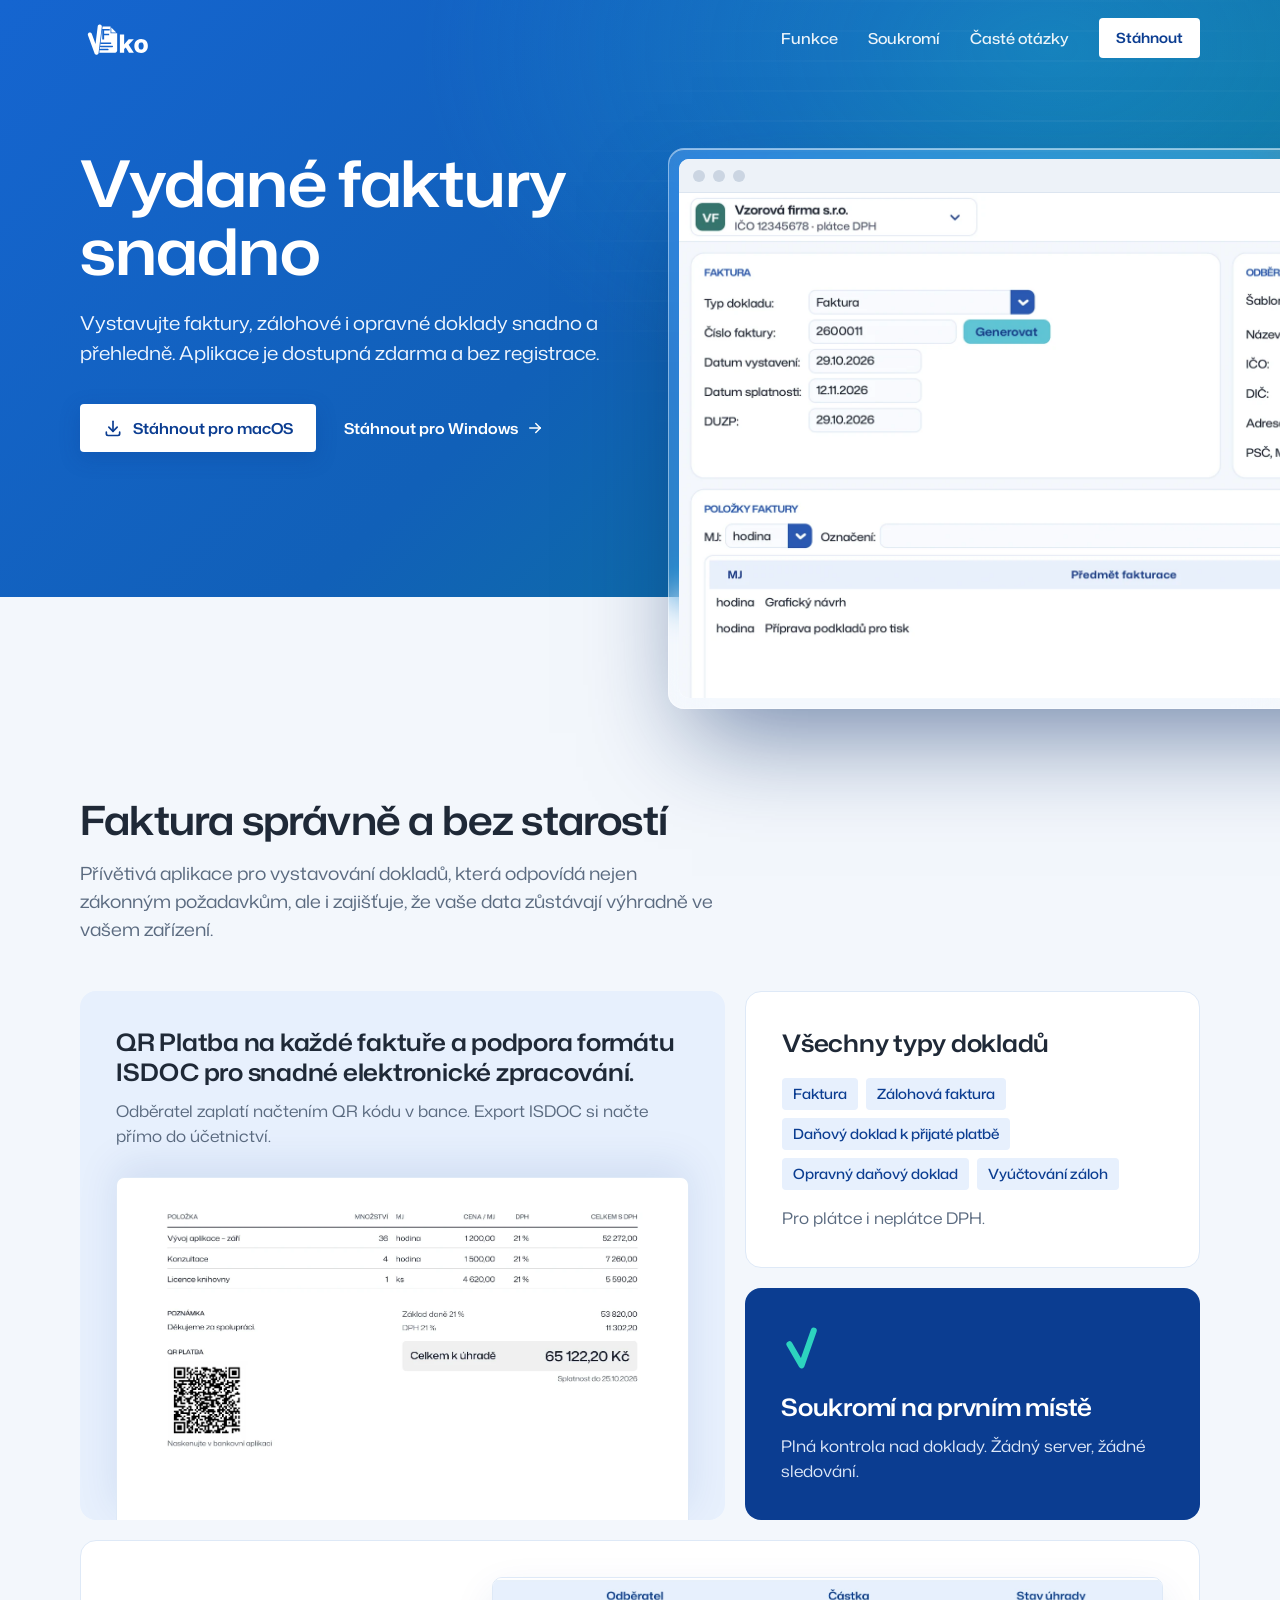
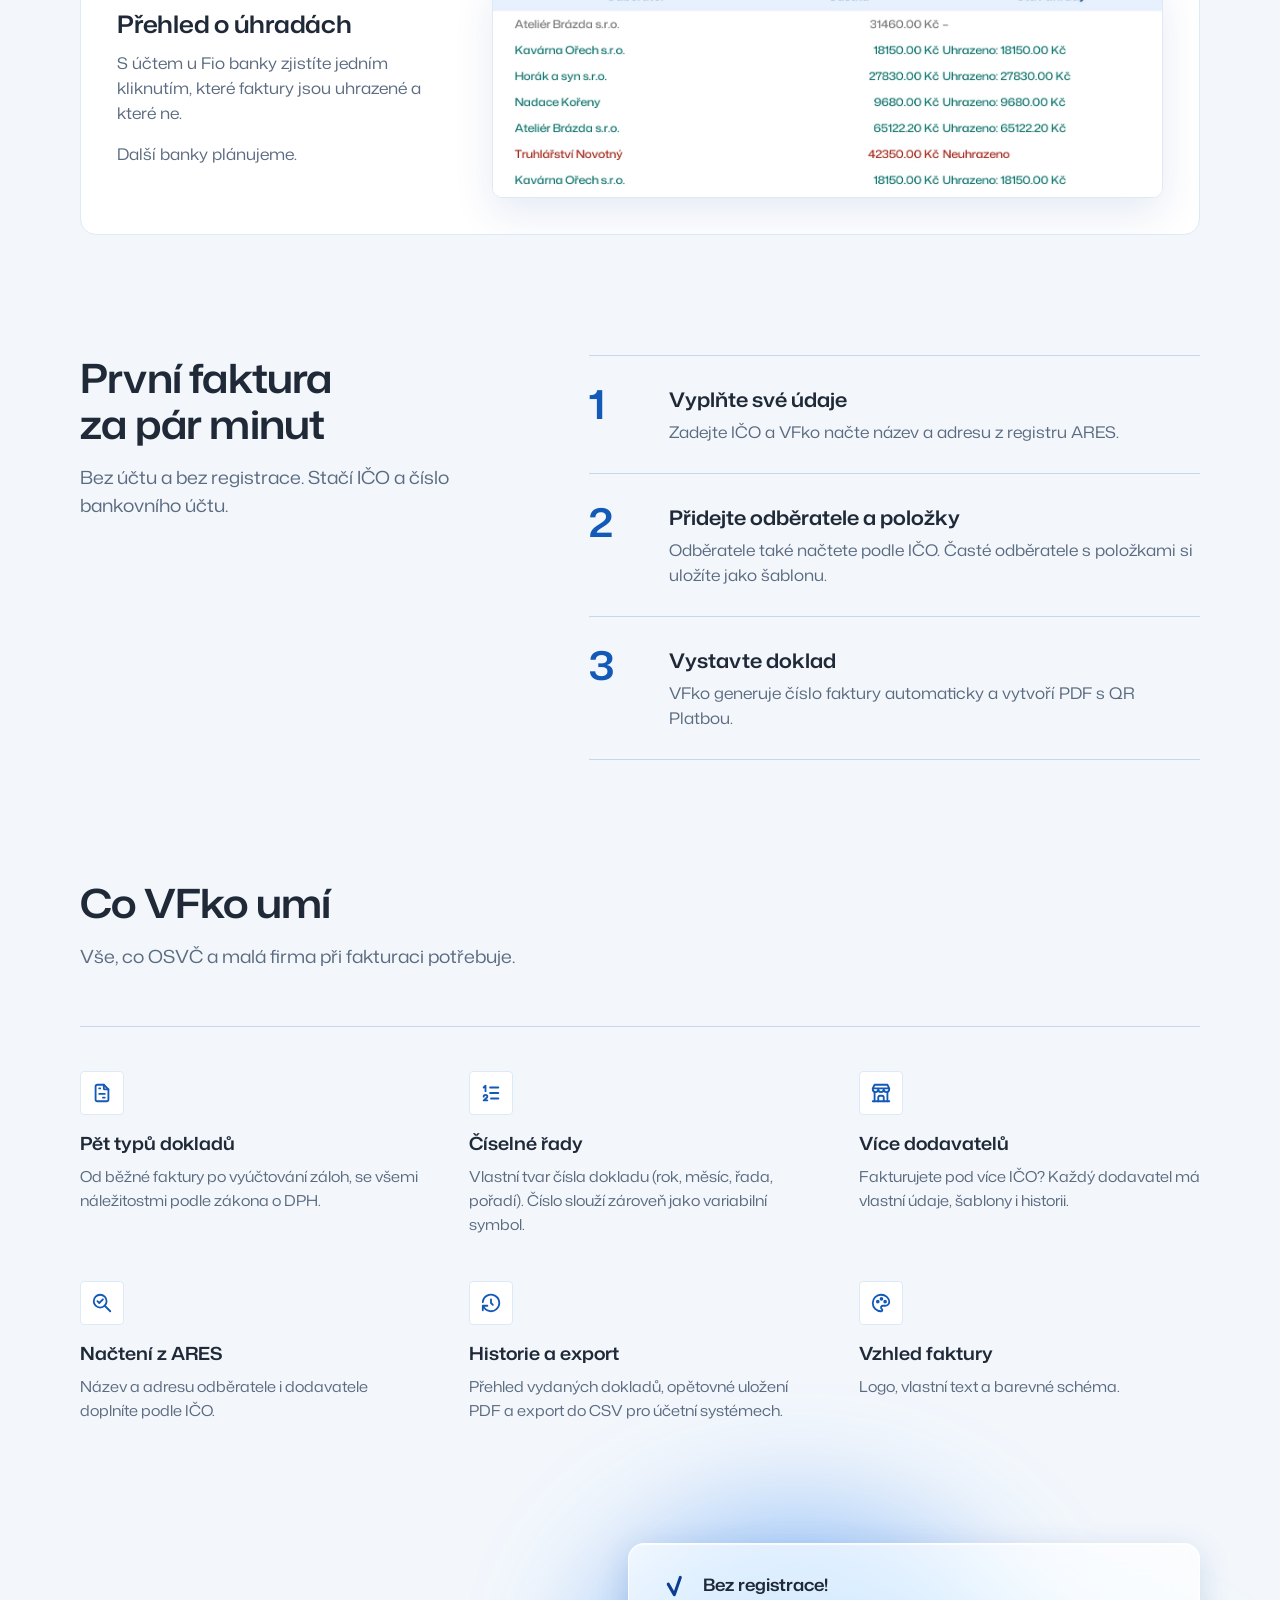
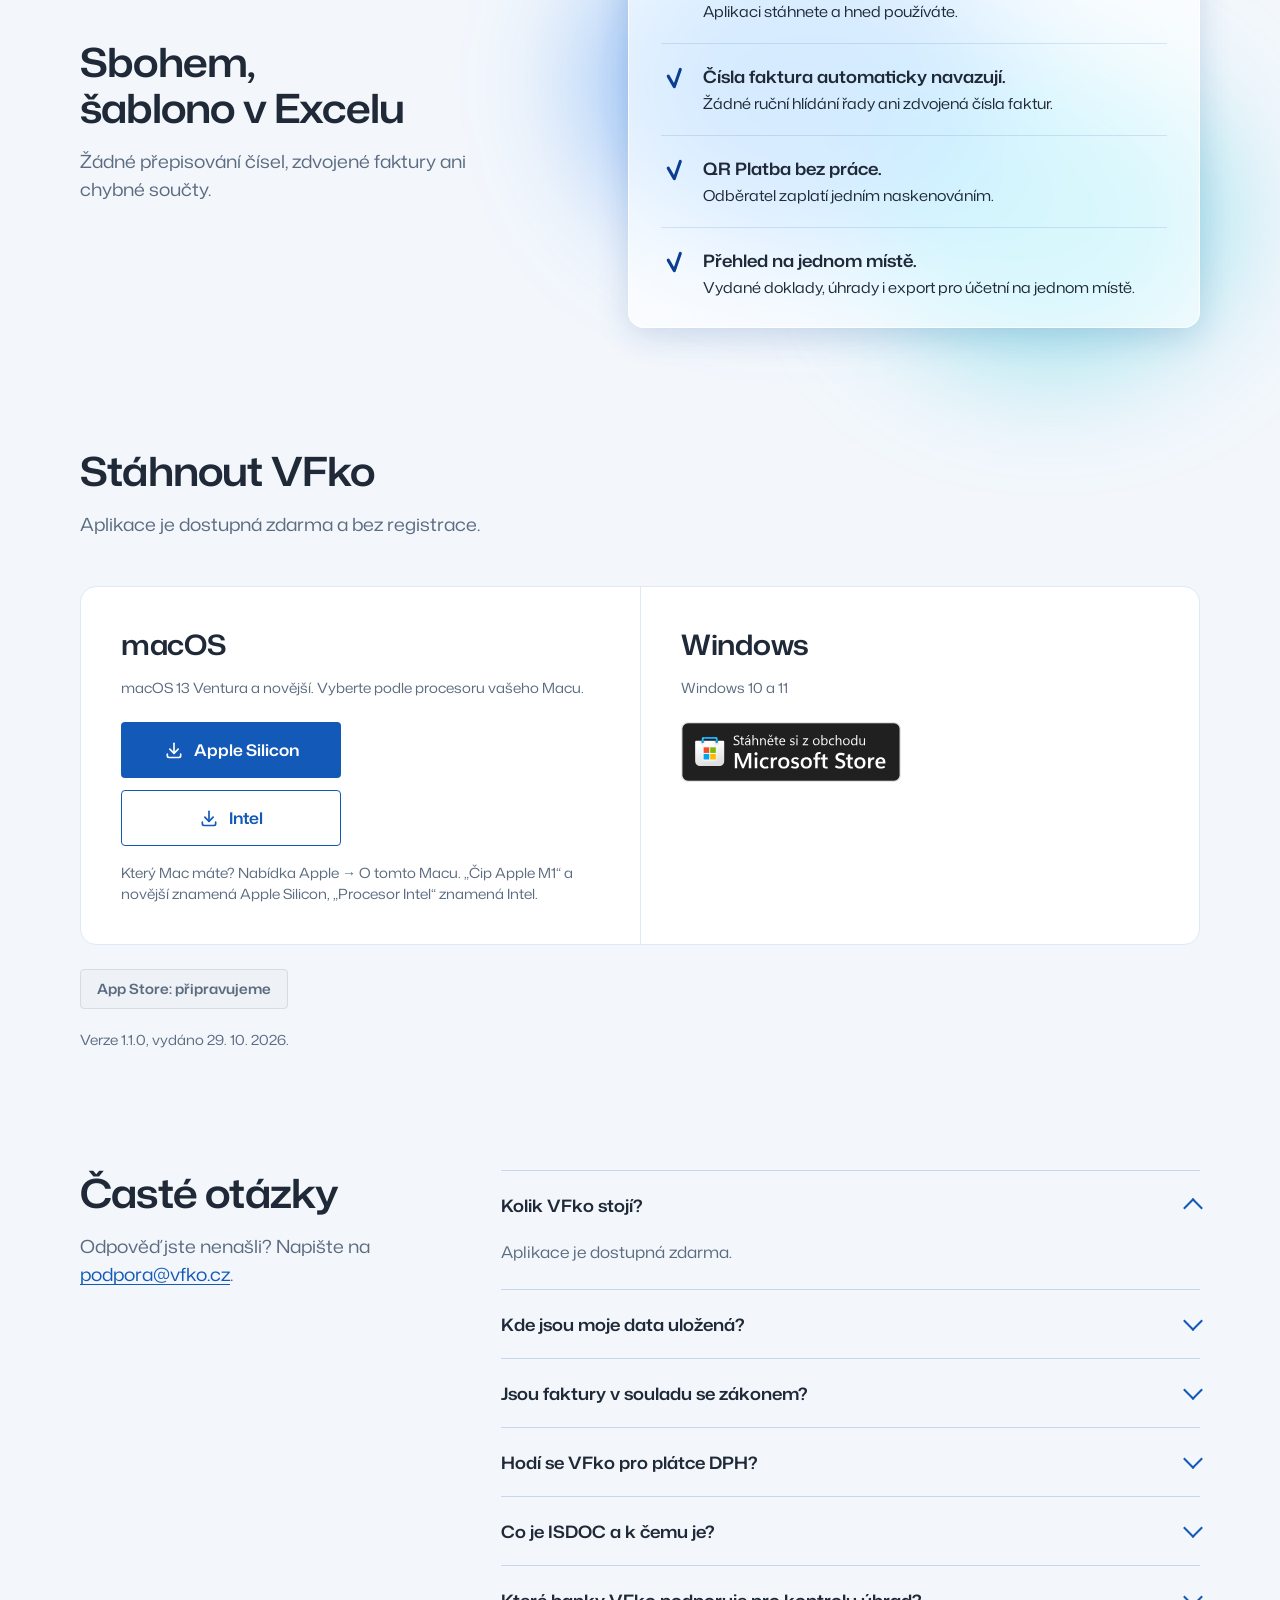
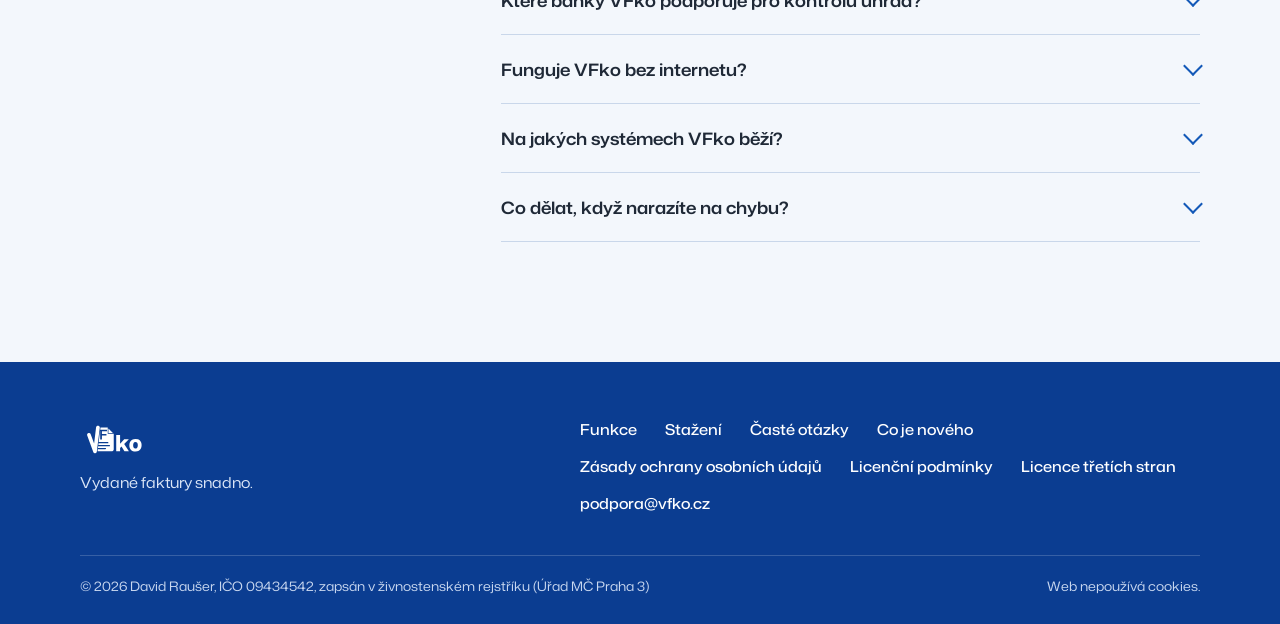
<file: index.html>
<!doctype html>
<html lang="cs">
<head>
<meta charset="utf-8">
<meta name="viewport" content="width=device-width, initial-scale=1">
<title>VFko – vydané faktury snadno</title>
<meta name="description" content="Desktopová aplikace na faktury pro OSVČ a malé firmy. QR Platba, ISDOC, zálohy a opravné doklady. Data zůstávají ve vašem počítači.">
<link rel="canonical" href="https://vfko.cz/">
<meta name="theme-color" content="#1565D0">
<link rel="icon" href="/favicon.ico" sizes="48x48">
<link rel="icon" href="/favicon.svg" type="image/svg+xml">
<link rel="apple-touch-icon" href="/apple-touch-icon.png">
<meta property="og:type" content="website">
<meta property="og:locale" content="cs_CZ">
<meta property="og:url" content="https://vfko.cz/">
<meta property="og:title" content="VFko – vydané faktury snadno">
<meta property="og:description" content="Vystavování faktur pro macOS a Windows. Zdarma a bez registrace.">
<meta property="og:image" content="https://vfko.cz/og.png">
<meta property="og:image:width" content="1200">
<meta property="og:image:height" content="630">
<meta name="twitter:card" content="summary_large_image">
<link rel="preload" href="/assets/fonts/MonaSansSemiExpanded-SemiBold.woff2" as="font" type="font/woff2" crossorigin>
<link rel="preload" href="/assets/fonts/MonaSansSemiExpanded-Regular.woff2" as="font" type="font/woff2" crossorigin>
<link rel="stylesheet" href="/assets/styles.css">
<script type="application/ld+json">
{"@context":"https://schema.org","@type":"SoftwareApplication","name":"VFko","url":"https://vfko.cz/","applicationCategory":"BusinessApplication","operatingSystem":"macOS, Windows","inLanguage":"cs","description":"Desktopová aplikace na faktury pro OSVČ a malé firmy. QR Platba, ISDOC, zálohy a opravné doklady.","offers":{"@type":"Offer","price":"0","priceCurrency":"CZK"},"author":{"@type":"Person","name":"David Raušer"}}
</script>
</head>
<body>
<div class="page">
<a class="skip" href="#obsah">Přeskočit na obsah</a>

<header class="hero">
  <div class="wrap">
    <nav class="nav" aria-label="Hlavní navigace">
      <a href="/" aria-label="VFko, úvodní stránka" style="display: flex; align-items: center;"><img src="/assets/img/logo-bily.svg" alt="VFko" width="150" height="44" style="height: 44px; width: auto; display: block;"></a>
      <div class="nav-links">
        <a class="nl" href="#funkce">Funkce</a>
        <a class="nl" href="#soukromi">Soukromí</a>
        <a class="nl" href="#faq">Časté otázky</a>
        <a class="btn btn-white btn-sm" href="#stazeni" style="box-shadow: none;">Stáhnout</a>
      </div>
    </nav>

    <div class="hero-grid">
      <div class="hero-copy">
        <h1 class="h1">Vydané faktury snadno</h1>
        <p class="hero-sub">Vystavujte faktury, zálohové i opravné doklady snadno a přehledně. Aplikace je dostupná zdarma a bez registrace.</p>
        <div class="hero-cta">
          <a class="btn btn-white" id="cta-hlavni" href="#stazeni"><svg aria-hidden="true" width="20" height="20" viewBox="0 0 24 24" fill="none" stroke="currentColor" stroke-width="2" stroke-linecap="round" stroke-linejoin="round"><path d="M4 17v2a2 2 0 0 0 2 2h12a2 2 0 0 0 2 -2v-2"/><path d="M7 11l5 5l5 -5"/><path d="M12 4l0 12"/></svg><span>Stáhnout pro macOS</span></a>
          <a class="link-arrow" id="cta-druhy" href="#stazeni" style="color: #fff;"><span>Stáhnout pro Windows</span><svg aria-hidden="true" width="18" height="18" viewBox="0 0 24 24" fill="none" stroke="currentColor" stroke-width="2" stroke-linecap="round" stroke-linejoin="round"><path d="M5 12l14 0"/><path d="M13 18l6 -6"/><path d="M13 6l6 6"/></svg></a>
        </div>
      </div>
      <div>
        <div class="shot">
          <div class="window">
            <div class="window-bar" aria-hidden="true"><span class="dot"></span><span class="dot"></span><span class="dot"></span></div>
            <img src="/assets/img/hero-aplikace.webp" width="2360" height="1030" fetchpriority="high" alt="Hlavní okno VFko: rozpracovaná faktura Vzorové firmy s.r.o. pro Ateliér Brázda s.r.o. se třemi položkami">
          </div>
        </div>
      </div>
    </div>
  </div>
</header>

<main id="obsah">
<section class="section first" aria-labelledby="vyhody-h">
  <div class="wrap">
    <h2 class="h2" id="vyhody-h">Faktura správně a bez starostí</h2>
    <p class="lead">Přívětivá aplikace pro vystavování dokladů, která odpovídá nejen zákonným požadavkům, ale i zajišťuje, že vaše data zůstávají výhradně ve vašem zařízení.</p>
    <div class="bento">
      <article class="cell cell-a">
        <h3>QR Platba na každé faktuře a podpora formátu ISDOC pro snadné elektronické zpracování.</h3>
        <p>Odběratel zaplatí načtením QR kódu v bance. Export ISDOC si načte přímo do účetnictví.</p>
        <div class="paper"><img src="/assets/img/faktura-vyrez.webp" width="1243" height="605" loading="lazy" alt="Spodní část faktury z VFko: položky, rekapitulace DPH, celkem k úhradě a QR Platba"></div>
      </article>
      <article class="cell cell-b">
        <h3>Všechny typy dokladů</h3>
        <ul class="chips" aria-label="Typy dokladů">
          <li>Faktura</li>
          <li>Zálohová faktura</li>
          <li>Daňový doklad k přijaté platbě</li>
          <li>Opravný daňový doklad</li>
          <li>Vyúčtování záloh</li>
        </ul>
        <p>Pro plátce i neplátce DPH.</p>
      </article>
      <article class="cell cell-c">
        <svg aria-hidden="true" width="56" height="56" viewBox="0 0 24 24" fill="none" stroke="#2DD4BF" stroke-width="2.6" stroke-linecap="round" stroke-linejoin="round" style="margin: -4px 0 4px -6px;"><path d="M6.2 10.4L11.4 19.4L16.6 4.6"/></svg>
        <h3>Soukromí na prvním místě</h3>
        <p>Plná kontrola nad doklady. Žádný server, žádné sledování.</p>
      </article>
      <article class="cell cell-d">
        <div style="display: flex; flex-direction: column; gap: 12px;">
          <h3>Přehled o úhradách</h3>
          <p>S účtem u Fio banky zjistíte jedním kliknutím, které faktury jsou uhrazené a které ne.</p>
          <p class="meta" style="margin-top: 4px;">Další banky plánujeme.</p>
        </div>
        <figure class="shot-sm">
          <img src="/assets/img/historie-uhrady.webp" width="1445" height="472" loading="lazy" alt="Historie faktur ve VFko se stavem úhrad: pět faktur uhrazených, jedna neuhrazená, jedna zatím nezkontrolovaná">
        </figure>
      </article>
    </div>
  </div>
</section>

<section class="section tight" aria-labelledby="kroky-h">
  <div class="wrap">
    <div class="steps-grid">
      <div>
        <h2 class="h2" id="kroky-h">První faktura za pár minut</h2>
        <p class="lead">Bez účtu a bez registrace. Stačí IČO a číslo bankovního účtu.</p>
      </div>
      <ol class="steps">
        <li><span class="num" aria-hidden="true">1</span><div><h3>Vyplňte své údaje</h3><p>Zadejte IČO a VFko načte název a adresu z registru ARES.</p></div></li>
        <li><span class="num" aria-hidden="true">2</span><div><h3>Přidejte odběratele a položky</h3><p>Odběratele také načtete podle IČO. Časté odběratele s položkami si uložíte jako šablonu.</p></div></li>
        <li><span class="num" aria-hidden="true">3</span><div><h3>Vystavte doklad</h3><p>VFko generuje číslo faktury automaticky a vytvoří PDF s QR Platbou.</p></div></li>
      </ol>
    </div>
  </div>
</section>

<section class="section tight" id="funkce" aria-labelledby="funkce-h">
  <div class="wrap">
    <h2 class="h2" id="funkce-h">Co VFko umí</h2>
    <p class="lead">Vše, co OSVČ a malá firma při fakturaci potřebuje.</p>
    <div class="feats">
      <div class="feat"><span class="ico" aria-hidden="true"><svg width="22" height="22" viewBox="0 0 24 24" fill="none" stroke="currentColor" stroke-width="2" stroke-linecap="round" stroke-linejoin="round"><path d="M14 3v4a1 1 0 0 0 1 1h4"/><path d="M17 21h-10a2 2 0 0 1 -2 -2v-14a2 2 0 0 1 2 -2h7l5 5v11a2 2 0 0 1 -2 2z"/><path d="M9 7l1 0"/><path d="M9 13l6 0"/><path d="M13 17l2 0"/></svg></span><h3>Pět typů dokladů</h3><p>Od běžné faktury po vyúčtování záloh, se všemi náležitostmi podle zákona o DPH.</p></div>
      <div class="feat"><span class="ico" aria-hidden="true"><svg width="22" height="22" viewBox="0 0 24 24" fill="none" stroke="currentColor" stroke-width="2" stroke-linecap="round" stroke-linejoin="round"><path d="M11 6h9"/><path d="M11 12h9"/><path d="M12 18h8"/><path d="M4 16a2 2 0 1 1 4 0c0 .591 -.5 1 -1 1.5l-3 2.5h4"/><path d="M6 10v-6l-2 2"/></svg></span><h3>Číselné řady</h3><p>Vlastní tvar čísla dokladu (rok, měsíc, řada, pořadí). Číslo slouží zároveň jako variabilní symbol.</p></div>
      <div class="feat"><span class="ico" aria-hidden="true"><svg width="22" height="22" viewBox="0 0 24 24" fill="none" stroke="currentColor" stroke-width="2" stroke-linecap="round" stroke-linejoin="round"><path d="M3 21l18 0"/><path d="M3 7v1a3 3 0 0 0 6 0v-1m0 1a3 3 0 0 0 6 0v-1m0 1a3 3 0 0 0 6 0v-1h-18l2 -4h14l2 4"/><path d="M5 21l0 -10.15"/><path d="M19 21l0 -10.15"/><path d="M9 21v-4a2 2 0 0 1 2 -2h2a2 2 0 0 1 2 2v4"/></svg></span><h3>Více dodavatelů</h3><p>Fakturujete pod více IČO? Každý dodavatel má vlastní údaje, šablony i historii.</p></div>
      <div class="feat"><span class="ico" aria-hidden="true"><svg width="22" height="22" viewBox="0 0 24 24" fill="none" stroke="currentColor" stroke-width="2" stroke-linecap="round" stroke-linejoin="round"><path d="M10 10m-7 0a7 7 0 1 0 14 0a7 7 0 1 0 -14 0"/><path d="M21 21l-6 -6"/><path d="M7 10l2 2l4 -4"/></svg></span><h3>Načtení z ARES</h3><p>Název a adresu odběratele i dodavatele doplníte podle IČO.</p></div>
      <div class="feat"><span class="ico" aria-hidden="true"><svg width="22" height="22" viewBox="0 0 24 24" fill="none" stroke="currentColor" stroke-width="2" stroke-linecap="round" stroke-linejoin="round"><path d="M12 8l0 4l2 2"/><path d="M3.05 11a9 9 0 1 1 .5 4m-.5 5v-5h5"/></svg></span><h3>Historie a export</h3><p>Přehled vydaných dokladů, opětovné uložení PDF a export do CSV pro účetní systémech.</p></div>
      <div class="feat"><span class="ico" aria-hidden="true"><svg width="22" height="22" viewBox="0 0 24 24" fill="none" stroke="currentColor" stroke-width="2" stroke-linecap="round" stroke-linejoin="round"><path d="M12 21a9 9 0 0 1 0 -18c4.97 0 9 3.582 9 8c0 1.06 -.474 2.078 -1.318 2.828c-.844 .75 -1.989 1.172 -3.182 1.172h-2.5a2 2 0 0 0 -1 3.75a1.3 1.3 0 0 1 -1 2.25"/><path d="M8.5 10.5m-1 0a1 1 0 1 0 2 0a1 1 0 1 0 -2 0"/><path d="M12.5 7.5m-1 0a1 1 0 1 0 2 0a1 1 0 1 0 -2 0"/><path d="M16.5 10.5m-1 0a1 1 0 1 0 2 0a1 1 0 1 0 -2 0"/></svg></span><h3>Vzhled faktury</h3><p>Logo, vlastní text a barevné schéma.</p></div>
    </div>
  </div>
</section>

<section class="section tight" id="soukromi" aria-labelledby="soukromi-h">
  <div class="wrap">
    <div class="privacy">
      <div>
        <h2 class="h2" id="soukromi-h">Sbohem, šablono v Excelu</h2>
        <p class="lead" style="margin-bottom: 28px;">Žádné přepisování čísel, zdvojené faktury ani chybné součty.</p>
      </div>
      <div class="glass-wrap">
        <div class="blob blob-1" aria-hidden="true"></div>
        <div class="blob blob-2" aria-hidden="true"></div>
        <div class="glass">
          <ul class="plist">
            <li><svg aria-hidden="true" width="28" height="28" viewBox="0 0 24 24" fill="none" stroke="#0B3D91" stroke-width="2.6" stroke-linecap="round" stroke-linejoin="round"><path d="M6.2 10.4L11.4 19.4L16.6 4.6"/></svg><div><strong>Bez registrace!</strong><span>Aplikaci stáhnete a hned používáte.</span></div></li>
            <li><svg aria-hidden="true" width="28" height="28" viewBox="0 0 24 24" fill="none" stroke="#0B3D91" stroke-width="2.6" stroke-linecap="round" stroke-linejoin="round"><path d="M6.2 10.4L11.4 19.4L16.6 4.6"/></svg><div><strong>Čísla faktura automaticky navazují.</strong><span>Žádné ruční hlídání řady ani zdvojená čísla faktur.</span></div></li>
            <li><svg aria-hidden="true" width="28" height="28" viewBox="0 0 24 24" fill="none" stroke="#0B3D91" stroke-width="2.6" stroke-linecap="round" stroke-linejoin="round"><path d="M6.2 10.4L11.4 19.4L16.6 4.6"/></svg><div><strong>QR Platba bez práce.</strong><span>Odběratel zaplatí jedním naskenováním.</span></div></li>
            <li><svg aria-hidden="true" width="28" height="28" viewBox="0 0 24 24" fill="none" stroke="#0B3D91" stroke-width="2.6" stroke-linecap="round" stroke-linejoin="round"><path d="M6.2 10.4L11.4 19.4L16.6 4.6"/></svg><div><strong>Přehled na jednom místě.</strong><span>Vydané doklady, úhrady i export pro účetní na jednom místě.</span></div></li>
          </ul>
        </div>
      </div>
    </div>
  </div>
</section>

<section class="section tight" id="stazeni" aria-labelledby="stazeni-h">
  <div class="wrap">
    <h2 class="h2" id="stazeni-h">Stáhnout VFko</h2>
    <p class="lead">Aplikace je dostupná zdarma a bez registrace.</p>
    <div class="dl">
      <div class="dl-half">
        <h3>macOS</h3>
        <p class="meta">macOS 13 Ventura a novější. Vyberte podle procesoru vašeho Macu.</p>
        <div class="dl-btns">
          <a class="btn btn-primary btn-dl" id="dl-mac-arm" href="https://github.com/coffeeundfun/VFko/releases/download/v1.1.0/VFko-1.1.0-macOS-AppleSilicon.dmg"><svg aria-hidden="true" width="20" height="20" viewBox="0 0 24 24" fill="none" stroke="currentColor" stroke-width="2" stroke-linecap="round" stroke-linejoin="round"><path d="M4 17v2a2 2 0 0 0 2 2h12a2 2 0 0 0 2 -2v-2"/><path d="M7 11l5 5l5 -5"/><path d="M12 4l0 12"/></svg><span>Apple Silicon</span></a>
          <a class="btn btn-outline btn-dl" id="dl-mac-intel" href="https://github.com/coffeeundfun/VFko/releases/download/v1.1.0/VFko-1.1.0-macOS-Intel.dmg"><svg aria-hidden="true" width="20" height="20" viewBox="0 0 24 24" fill="none" stroke="currentColor" stroke-width="2" stroke-linecap="round" stroke-linejoin="round"><path d="M4 17v2a2 2 0 0 0 2 2h12a2 2 0 0 0 2 -2v-2"/><path d="M7 11l5 5l5 -5"/><path d="M12 4l0 12"/></svg><span>Intel</span></a>
        </div>
        <p class="meta">Který Mac máte? Nabídka Apple → O tomto Macu. „Čip Apple M1“ a novější znamená Apple Silicon, „Procesor Intel“ znamená Intel.</p>
      </div>
      <div class="dl-half">
        <h3>Windows</h3>
        <p class="meta">Windows 10 a 11</p>
        <div class="dl-btns">
          <a class="store-badge" id="dl-windows" href="https://apps.microsoft.com/detail/9N41TP4W05VW?referrer=appbadge&amp;mode=full" target="_blank" rel="noopener noreferrer"><img src="/assets/img/microsoft-store-cs.svg" alt="Stáhnout z Microsoft Store" width="220"></a>
        </div>
      </div>
    </div>
    <div class="store-row">
      <button class="btn btn-store" type="button" disabled aria-disabled="true">App Store: připravujeme</button>
    </div>
    <p class="meta" style="margin-top: 20px;">Verze 1.1.0, vydáno 29. 10. 2026.</p>
  </div>
</section>

<section class="section tight" id="faq" aria-labelledby="faq-h">
  <div class="wrap">
    <div class="faq-grid">
      <div>
        <h2 class="h2" id="faq-h">Časté otázky</h2>
        <p class="lead">Odpověď jste nenašli? Napište na <a href="mailto:podpora@vfko.cz">podpora@vfko.cz</a>.</p>
      </div>
      <div class="faq">
        <details open><summary>Kolik VFko stojí?</summary><p>Aplikace je dostupná zdarma.</p></details>
        <details><summary>Kde jsou moje data uložená?</summary><p>Jen ve vašem zařízení. Aplikace data neodesílá na server a nemáme k nim přístup.</p></details>
        <details><summary>Jsou faktury v souladu se zákonem?</summary><p>Doklady jsou vystavovány s náležitostmi stanovenými zákonem o DPH a občanským zákoníkem. Za správnost, úplnost a soulad údajů uvedených na dokladu s příslušnými právními předpisy odpovídá uživatel, který doklad vystavuje. V případě nejasností doporučujeme využít odbornou konzultaci v oblasti účetnictví a daňové problematiky.</p></details>
        <details><summary>Hodí se VFko pro plátce DPH?</summary><p>Ano. Umí rekapitulaci DPH po sazbách, daňový doklad k přijaté platbě, vyúčtování záloh i opravný daňový doklad.</p></details>
        <details><summary>Co je ISDOC a k čemu je?</summary><p>Český formát elektronické faktury. Odběratel si ho načte do účetního programu a nemusí fakturu přepisovat.</p></details>
        <details><summary>Které banky VFko podporuje pro kontrolu úhrad?</summary><p>Zatím Fio banku. Další banky plánujeme. QR Platba na faktuře funguje s každou bankou.</p></details>
        <details><summary>Funguje VFko bez internetu?</summary><p>Ano. Internet je potřeba jen pro načtení z ARES a kontrolu úhrad.</p></details>
        <details><summary>Na jakých systémech VFko běží?</summary><p>macOS 13 Ventura a novější, Windows 10 a 11.</p></details>
        <details><summary>Co dělat, když narazíte na chybu?</summary><p>V aplikaci zvolte Nápověda, Nahlásit problém. Nebo napište na <a href="mailto:podpora@vfko.cz">podpora@vfko.cz</a>.</p></details>
      </div>
    </div>
  </div>
</section>
</main>

<footer class="footer">
  <div class="wrap">
    <div class="foot-top">
      <div class="foot-brand">
        <img src="/assets/img/logo-bily.svg" alt="VFko" width="100" height="30" loading="lazy">
        <p>Vydané faktury snadno.</p>
      </div>
      <ul class="foot-links">
        <li><a href="/#funkce">Funkce</a></li>
        <li><a href="/#stazeni">Stažení</a></li>
        <li><a href="/#faq">Časté otázky</a></li>
        <li><a href="/co-je-noveho/">Co je nového</a></li>
        <li><a href="/zasady/">Zásady ochrany osobních údajů</a></li>
        <li><a href="/licencni-podminky/">Licenční podmínky</a></li>
        <li><a href="/licence-tretich-stran/">Licence třetích stran</a></li>
        <li><a href="mailto:podpora@vfko.cz">podpora@vfko.cz</a></li>
      </ul>
    </div>
    <div class="foot-bottom">
      <span>© 2026 David Raušer, IČO 09434542, zapsán v živnostenském rejstříku (Úřad MČ Praha 3)</span>
      <span>Web nepoužívá cookies.</span>
    </div>
  </div>
</footer>
</div>
<script>

(function () {
  var ua = (navigator.userAgentData && navigator.userAgentData.platform) || navigator.platform || navigator.userAgent || "";
  if (!/win/i.test(ua)) return;
  var a = document.querySelector("#cta-hlavni span"), b = document.querySelector("#cta-druhy span");
  if (a && b) { a.textContent = "Stáhnout pro Windows"; b.textContent = "Stáhnout pro macOS"; }
  // Windows: hlavní tlačítko vede rovnou do Microsoft Store
  var hlavni = document.getElementById("cta-hlavni"), win = document.getElementById("dl-windows");
  if (hlavni && win) hlavni.href = win.href;
})();
</script>
</body>
</html>
</file>
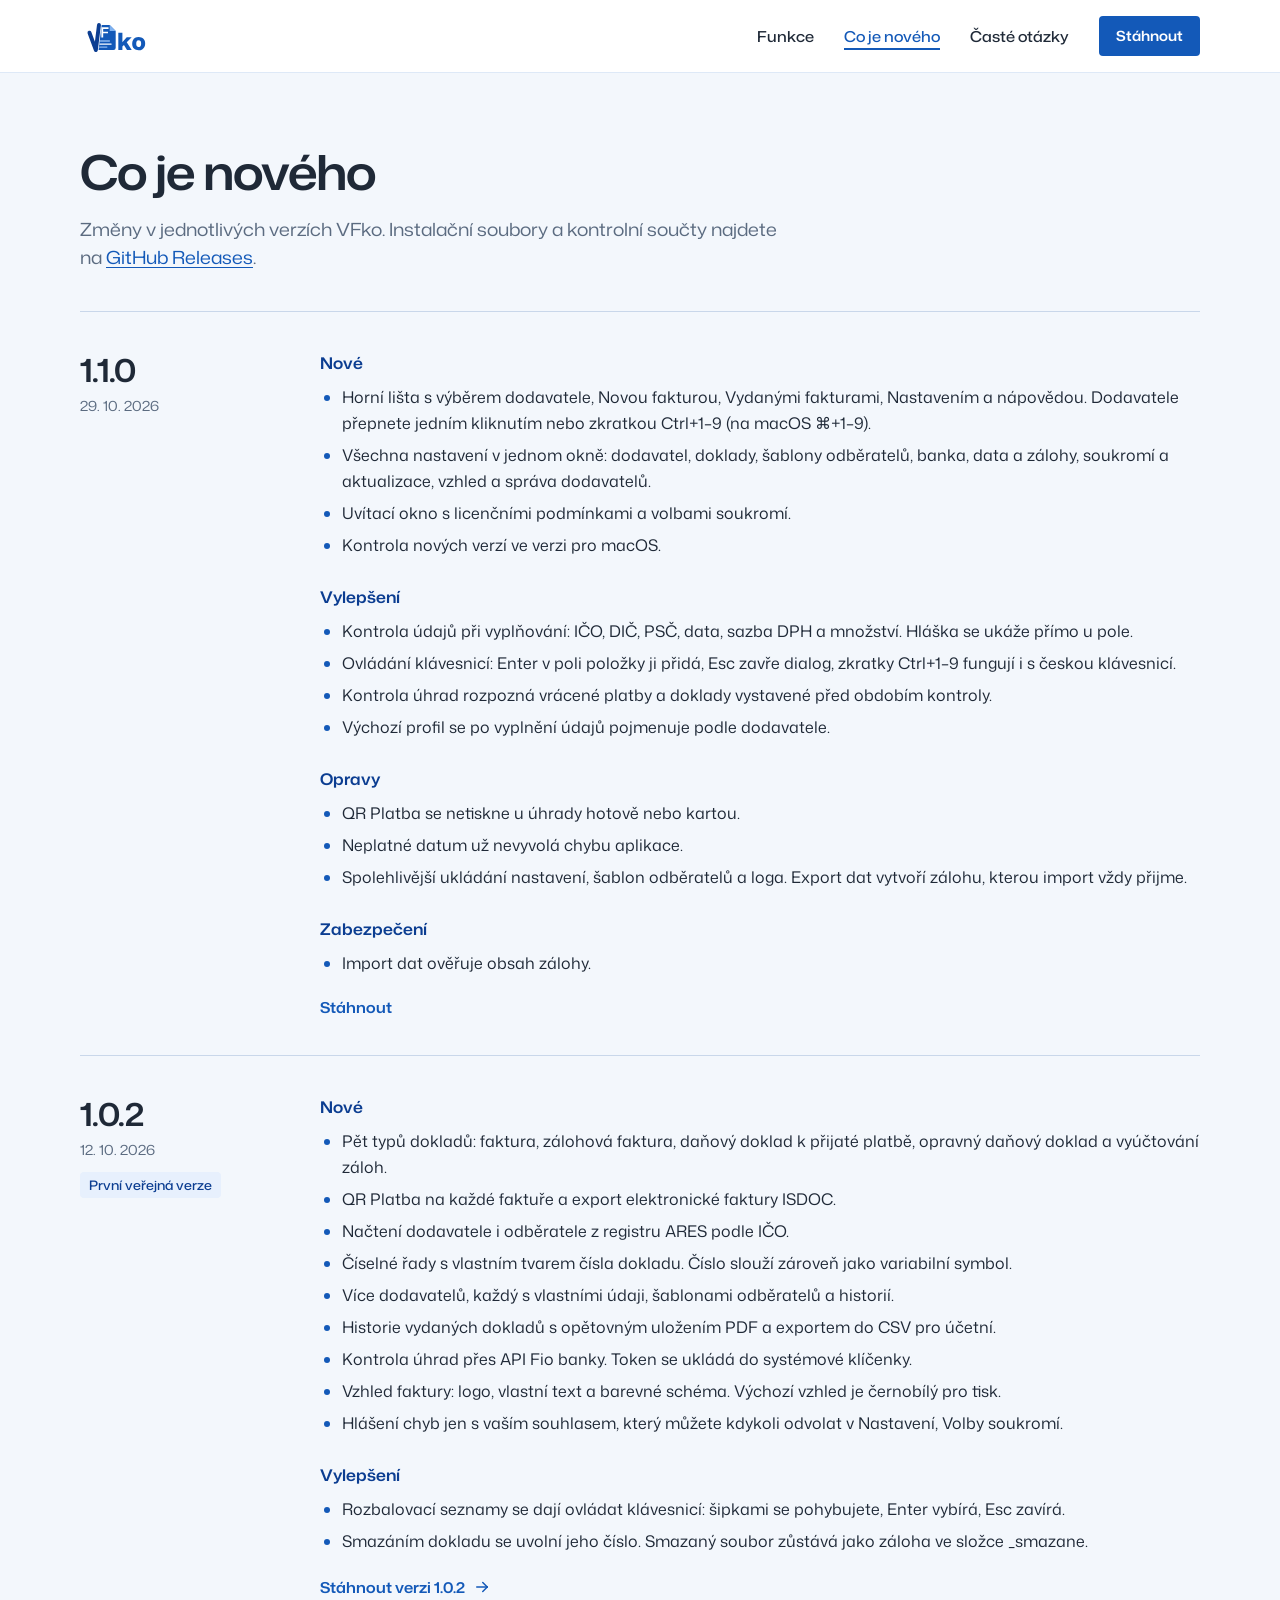
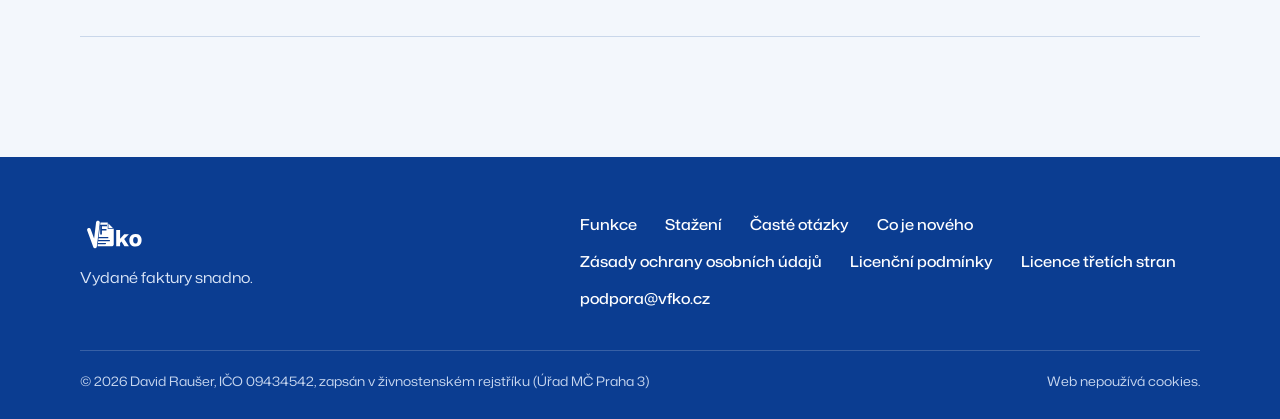
<file: co-je-noveho/index.html>
<!doctype html>
<html lang="cs">
<head>
<meta charset="utf-8">
<meta name="viewport" content="width=device-width, initial-scale=1">
<title>Co je nového – VFko</title>
<meta name="description" content="Přehled změn v jednotlivých verzích aplikace VFko pro macOS a Windows.">
<link rel="canonical" href="https://vfko.cz/co-je-noveho/">
<meta name="theme-color" content="#FFFFFF">
<link rel="icon" href="/favicon.ico" sizes="48x48">
<link rel="icon" href="/favicon.svg" type="image/svg+xml">
<link rel="apple-touch-icon" href="/apple-touch-icon.png">
<meta property="og:type" content="website">
<meta property="og:locale" content="cs_CZ">
<meta property="og:url" content="https://vfko.cz/co-je-noveho/">
<meta property="og:title" content="Co je nového – VFko">
<meta property="og:image" content="https://vfko.cz/og.png">
<link rel="stylesheet" href="/assets/styles.css">
</head>
<body>
<div class="page">
<a class="skip" href="#obsah">Přeskočit na obsah</a>

<header class="subhead">
  <div class="wrap">
    <nav class="nav" aria-label="Hlavní navigace">
      <a href="/" aria-label="VFko, úvodní stránka" style="display: flex; align-items: center;"><img src="/assets/img/logo-modry.svg" alt="VFko" width="140" height="42" style="height: 42px; width: auto; display: block;"></a>
      <div class="nav-links">
        <a class="nl" href="/#funkce">Funkce</a>
        <a class="nl" href="/co-je-noveho/" aria-current="page">Co je nového</a>
        <a class="nl" href="/#faq">Časté otázky</a>
        <a class="btn btn-primary btn-sm" href="/#stazeni">Stáhnout</a>
      </div>
    </nav>
  </div>
</header>

<main id="obsah">
  <div class="wrap">
    <div class="doc-head">
      <h1>Co je nového</h1>
      <p class="lead">Změny v jednotlivých verzích VFko. Instalační soubory a kontrolní součty najdete na <a href="https://github.com/coffeeundfun/vfko/releases">GitHub Releases</a>.</p>
    </div>

    <div style="padding-bottom: 120px;">
      <section class="release" id="v1-1-0" aria-labelledby="v1-1-0-h">
        <div>
          <h2 class="rel-ver" id="v1-1-0-h">1.1.0</h2>
          <p class="rel-date"><time datetime="2026-11-02">29. 10. 2026</time></p>
        </div>
        <div class="rel-body">
          <h3>Nové</h3>
          <ul>
            <li>Horní lišta s výběrem dodavatele, Novou fakturou, Vydanými fakturami, Nastavením a nápovědou. Dodavatele přepnete jedním kliknutím nebo zkratkou Ctrl+1–9 (na macOS ⌘+1–9).</li>
            <li>Všechna nastavení v jednom okně: dodavatel, doklady, šablony odběratelů, banka, data a zálohy, soukromí a aktualizace, vzhled a správa dodavatelů.</li>
            <li>Uvítací okno s licenčními podmínkami a volbami soukromí.</li>
            <li>Kontrola nových verzí ve verzi pro macOS.</li>
          </ul>
          <h3>Vylepšení</h3>
          <ul>
            <li>Kontrola údajů při vyplňování: IČO, DIČ, PSČ, data, sazba DPH a množství. Hláška se ukáže přímo u pole.</li>
            <li>Ovládání klávesnicí: Enter v poli položky ji přidá, Esc zavře dialog, zkratky Ctrl+1–9 fungují i s českou klávesnicí.</li>
            <li>Kontrola úhrad rozpozná vrácené platby a doklady vystavené před obdobím kontroly.</li>
            <li>Výchozí profil se po vyplnění údajů pojmenuje podle dodavatele.</li>
          </ul>
          <h3>Opravy</h3>
          <ul>
            <li>QR Platba se netiskne u úhrady hotově nebo kartou.</li>
            <li>Neplatné datum už nevyvolá chybu aplikace.</li>
            <li>Spolehlivější ukládání nastavení, šablon odběratelů a loga. Export dat vytvoří zálohu, kterou import vždy přijme.</li>
          </ul>
          <h3>Zabezpečení</h3>
          <ul>
            <li>Import dat ověřuje obsah zálohy.</li>
          </ul>
          <div class="rel-links">
            <a class="link-arrow" href="/#stazeni">Stáhnout</a>
          </div>
        </div>
      </section>

      <section class="release" id="v1-0-2" aria-labelledby="v1-0-2-h">
        <div>
          <h2 class="rel-ver" id="v1-0-2-h">1.0.2</h2>
          <p class="rel-date"><time datetime="2026-10-12">12. 10. 2026</time></p>
          <span class="rel-tag">První veřejná verze</span>
        </div>
        <div class="rel-body">
          <h3>Nové</h3>
          <ul>
            <li>Pět typů dokladů: faktura, zálohová faktura, daňový doklad k přijaté platbě, opravný daňový doklad a vyúčtování záloh.</li>
            <li>QR Platba na každé faktuře a export elektronické faktury ISDOC.</li>
            <li>Načtení dodavatele i odběratele z registru ARES podle IČO.</li>
            <li>Číselné řady s vlastním tvarem čísla dokladu. Číslo slouží zároveň jako variabilní symbol.</li>
            <li>Více dodavatelů, každý s vlastními údaji, šablonami odběratelů a historií.</li>
            <li>Historie vydaných dokladů s opětovným uložením PDF a exportem do CSV pro účetní.</li>
            <li>Kontrola úhrad přes API Fio banky. Token se ukládá do systémové klíčenky.</li>
            <li>Vzhled faktury: logo, vlastní text a barevné schéma. Výchozí vzhled je černobílý pro tisk.</li>
            <li>Hlášení chyb jen s vaším souhlasem, který můžete kdykoli odvolat v Nastavení, Volby soukromí.</li>
          </ul>
          <h3>Vylepšení</h3>
          <ul>
            <li>Rozbalovací seznamy se dají ovládat klávesnicí: šipkami se pohybujete, Enter vybírá, Esc zavírá.</li>
            <li>Smazáním dokladu se uvolní jeho číslo. Smazaný soubor zůstává jako záloha ve složce _smazane.</li>
          </ul>
          <div class="rel-links">
            <a class="link-arrow" href="https://github.com/coffeeundfun/vfko/releases/tag/v1.0.2">Stáhnout verzi 1.0.2<svg aria-hidden="true" width="18" height="18" viewBox="0 0 24 24" fill="none" stroke="currentColor" stroke-width="2" stroke-linecap="round" stroke-linejoin="round"><path d="M5 12l14 0"/><path d="M13 18l6 -6"/><path d="M13 6l6 6"/></svg></a>
          </div>
        </div>
      </section>
    </div>
  </div>
</main>

<footer class="footer">
  <div class="wrap">
    <div class="foot-top">
      <div class="foot-brand">
        <img src="/assets/img/logo-bily.svg" alt="VFko" width="100" height="30" loading="lazy">
        <p>Vydané faktury snadno.</p>
      </div>
      <ul class="foot-links">
        <li><a href="/#funkce">Funkce</a></li>
        <li><a href="/#stazeni">Stažení</a></li>
        <li><a href="/#faq">Časté otázky</a></li>
        <li><a href="/co-je-noveho/">Co je nového</a></li>
        <li><a href="/zasady/">Zásady ochrany osobních údajů</a></li>
        <li><a href="/licencni-podminky/">Licenční podmínky</a></li>
        <li><a href="/licence-tretich-stran/">Licence třetích stran</a></li>
        <li><a href="mailto:podpora@vfko.cz">podpora@vfko.cz</a></li>
      </ul>
    </div>
    <div class="foot-bottom">
      <span>© 2026 David Raušer, IČO 09434542, zapsán v živnostenském rejstříku (Úřad MČ Praha 3)</span>
      <span>Web nepoužívá cookies.</span>
    </div>
  </div>
</footer>
</div>
</body>
</html>
</file>
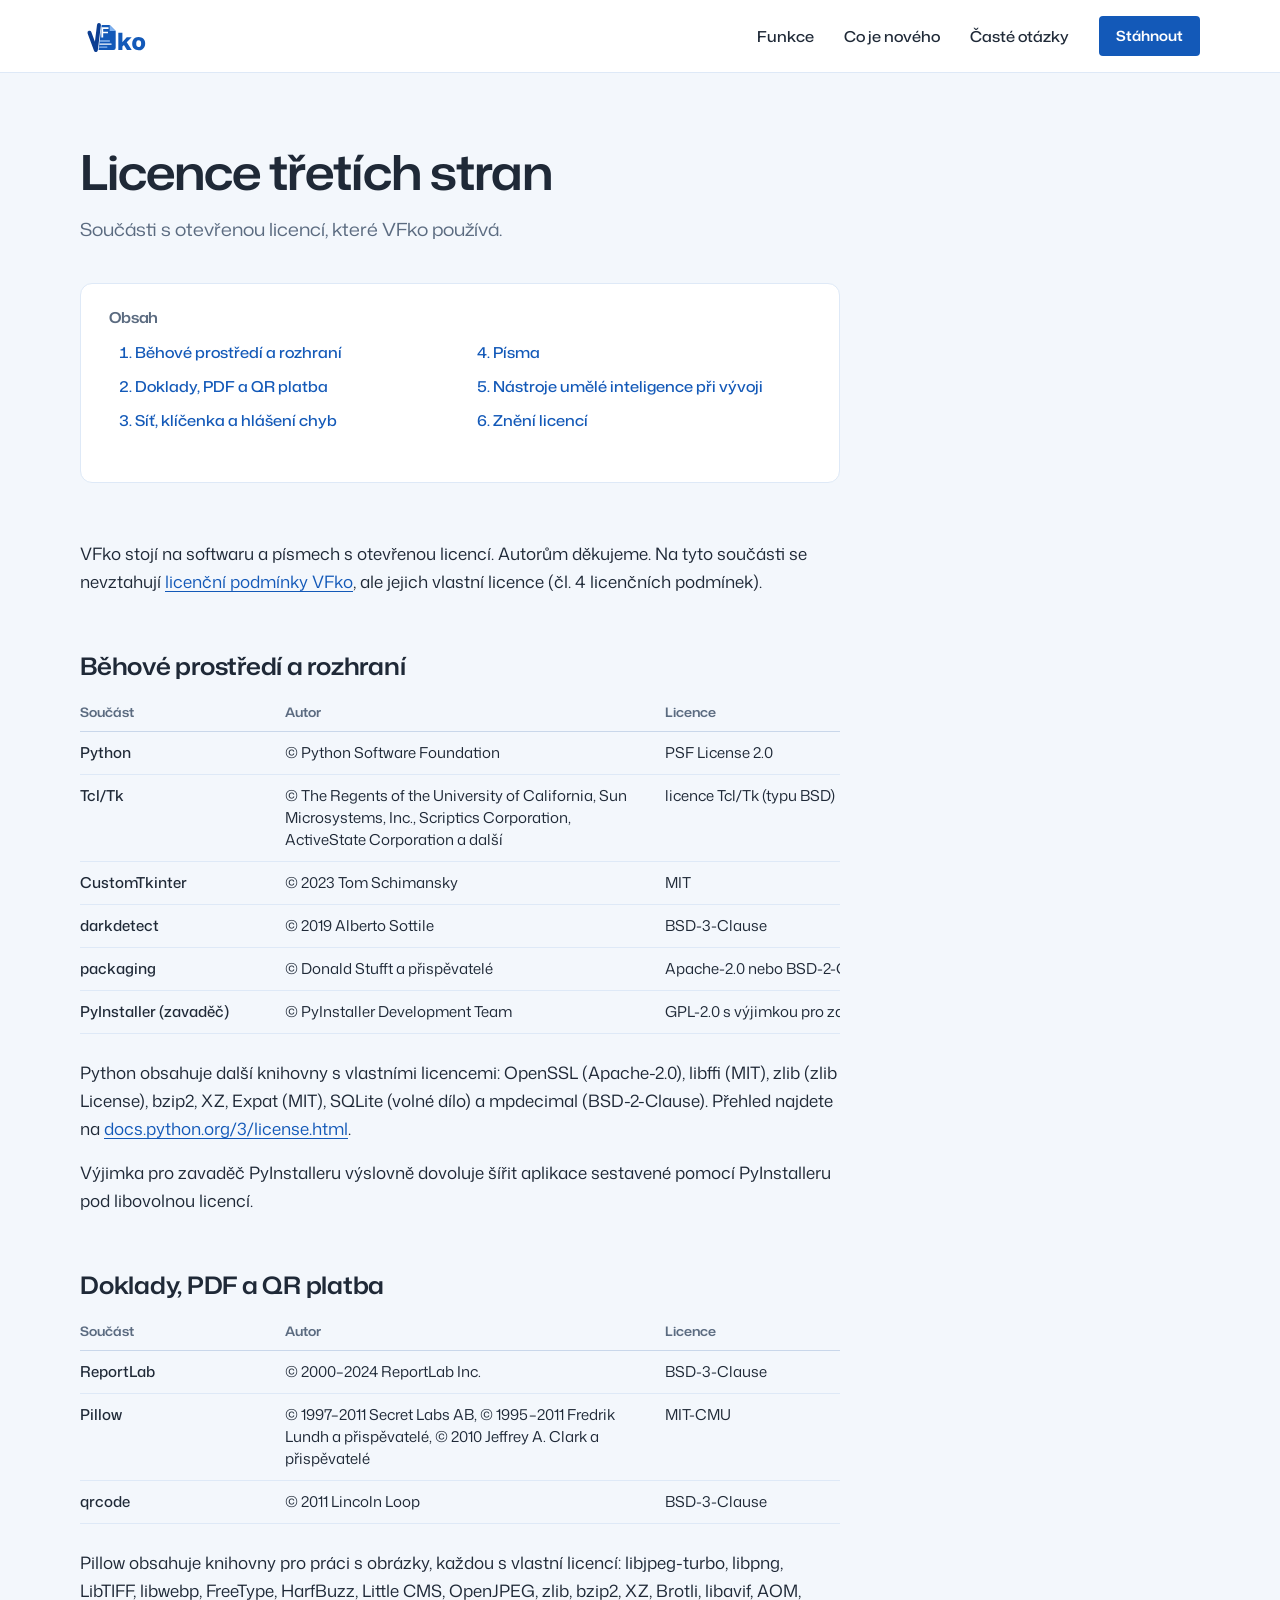
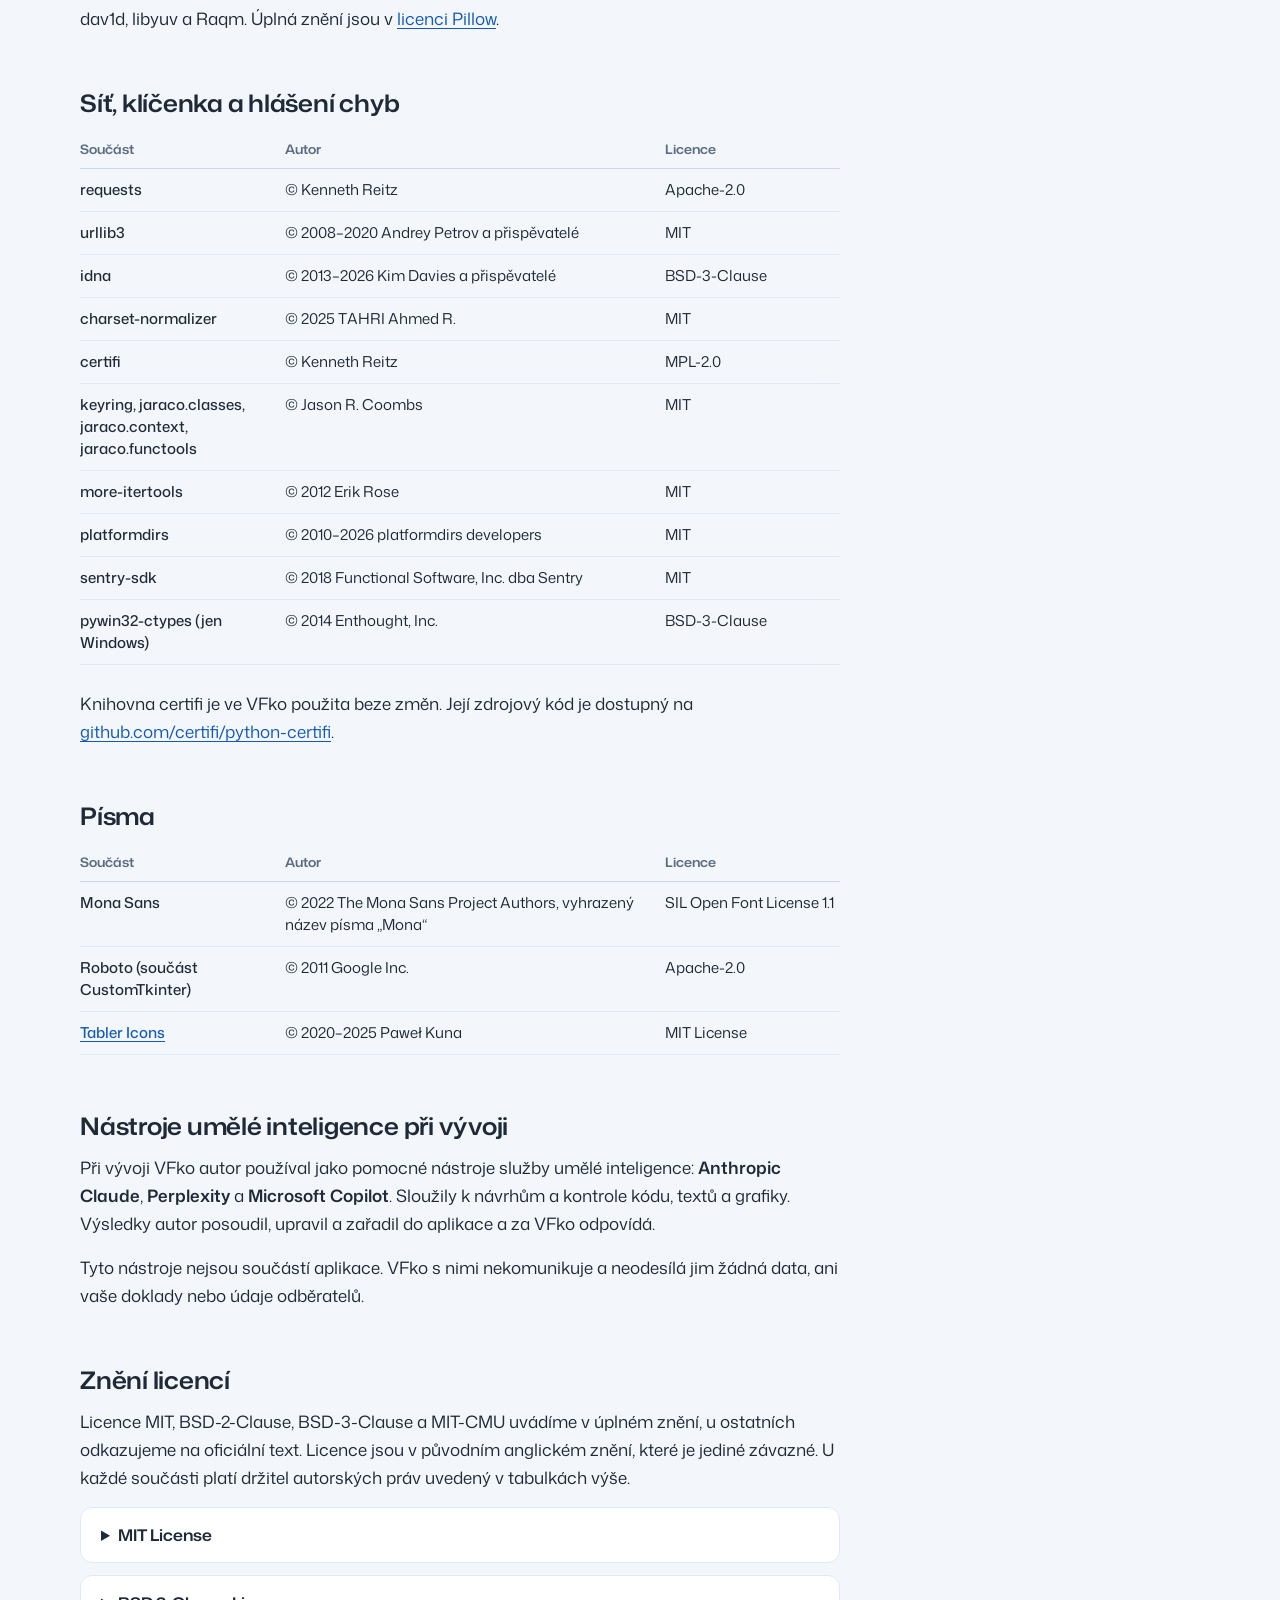
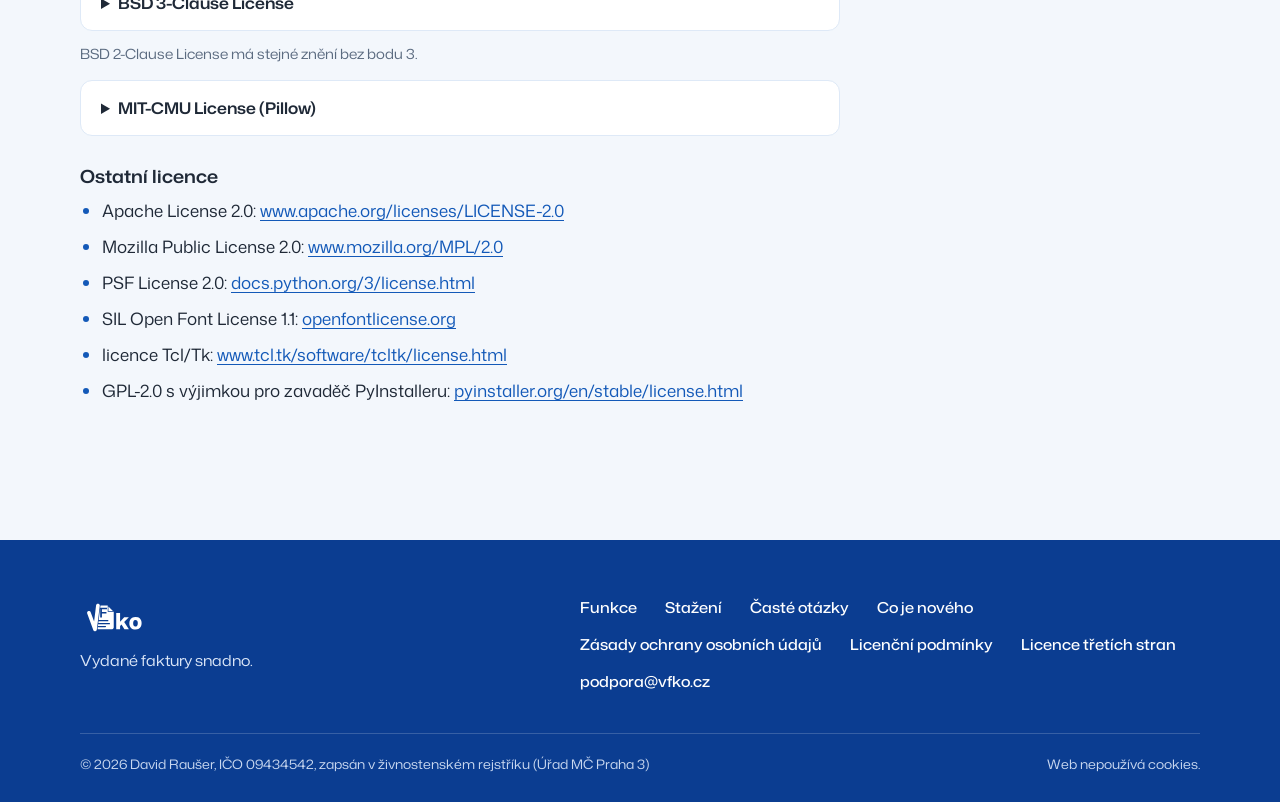
<file: licence-tretich-stran/index.html>
<!doctype html>
<html lang="cs">
<head>
<meta charset="utf-8">
<meta name="viewport" content="width=device-width, initial-scale=1">
<title>Licence třetích stran – VFko</title>
<meta name="description" content="Software a písma s otevřenou licencí, na kterých stojí aplikace VFko, a znění jejich licencí.">
<link rel="canonical" href="https://vfko.cz/licence-tretich-stran/">
<meta name="theme-color" content="#FFFFFF">
<link rel="icon" href="/favicon.ico" sizes="48x48">
<link rel="icon" href="/favicon.svg" type="image/svg+xml">
<link rel="apple-touch-icon" href="/apple-touch-icon.png">
<meta property="og:type" content="article">
<meta property="og:locale" content="cs_CZ">
<meta property="og:url" content="https://vfko.cz/licence-tretich-stran/">
<meta property="og:title" content="Licence třetích stran – VFko">
<meta property="og:image" content="https://vfko.cz/og.png">
<link rel="stylesheet" href="/assets/styles.css">
</head>
<body>
<div class="page">
<a class="skip" href="#obsah">Přeskočit na obsah</a>

<header class="subhead">
  <div class="wrap">
    <nav class="nav" aria-label="Hlavní navigace">
      <a href="/" aria-label="VFko, úvodní stránka" style="display: flex; align-items: center;"><img src="/assets/img/logo-modry.svg" alt="VFko" width="140" height="42" style="height: 42px; width: auto; display: block;"></a>
      <div class="nav-links">
        <a class="nl" href="/#funkce">Funkce</a>
        <a class="nl" href="/co-je-noveho/">Co je nového</a>
        <a class="nl" href="/#faq">Časté otázky</a>
        <a class="btn btn-primary btn-sm" href="/#stazeni">Stáhnout</a>
      </div>
    </nav>
  </div>
</header>

<main id="obsah">
  <div class="wrap">
    <div class="doc-head">
      <h1>Licence třetích stran</h1>
      <p class="lead">Součásti s otevřenou licencí, které VFko používá.</p>
    </div>

    <article class="doc prose">
      <nav class="toc" aria-labelledby="toc-h">
        <h2 id="toc-h">Obsah</h2>
        <ol>
          <li><a href="#prostredi">Běhové prostředí a rozhraní</a></li>
          <li><a href="#doklady">Doklady, PDF a QR platba</a></li>
          <li><a href="#sit">Síť, klíčenka a hlášení chyb</a></li>
          <li><a href="#pisma">Písma</a></li>
          <li><a href="#ai">Nástroje umělé inteligence při vývoji</a></li>
          <li><a href="#zneni">Znění licencí</a></li>
        </ol>
      </nav>

      <p>VFko stojí na softwaru a písmech s otevřenou licencí. Autorům děkujeme. Na tyto součásti se nevztahují <a href="/licencni-podminky/">licenční podmínky VFko</a>, ale jejich vlastní licence (čl. 4 licenčních podmínek).</p>
      <h2 id="prostredi">Běhové prostředí a rozhraní</h2>
      <div class="tbl-wrap">
        <table class="tbl">
          <thead><tr><th scope="col">Součást</th><th scope="col">Autor</th><th scope="col">Licence</th></tr></thead>
          <tbody>
            <tr><td>Python</td><td>© Python Software Foundation</td><td>PSF License 2.0</td></tr>
            <tr><td>Tcl/Tk</td><td>© The Regents of the University of California, Sun Microsystems, Inc., Scriptics Corporation, ActiveState Corporation a další</td><td>licence Tcl/Tk (typu BSD)</td></tr>
            <tr><td>CustomTkinter</td><td>© 2023 Tom Schimansky</td><td>MIT</td></tr>
            <tr><td>darkdetect</td><td>© 2019 Alberto Sottile</td><td>BSD-3-Clause</td></tr>
            <tr><td>packaging</td><td>© Donald Stufft a přispěvatelé</td><td>Apache-2.0 nebo BSD-2-Clause</td></tr>
            <tr><td>PyInstaller (zavaděč)</td><td>© PyInstaller Development Team</td><td>GPL-2.0 s výjimkou pro zavaděč</td></tr>
          </tbody>
        </table>
      </div>
      <p>Python obsahuje další knihovny s vlastními licencemi: OpenSSL (Apache-2.0), libffi (MIT), zlib (zlib License), bzip2, XZ, Expat (MIT), SQLite (volné dílo) a mpdecimal (BSD-2-Clause). Přehled najdete na <a href="https://docs.python.org/3/license.html" rel="noopener">docs.python.org/3/license.html</a>.</p>
      <p>Výjimka pro zavaděč PyInstalleru výslovně dovoluje šířit aplikace sestavené pomocí PyInstalleru pod libovolnou licencí.</p>
      <h2 id="doklady">Doklady, PDF a QR platba</h2>
      <div class="tbl-wrap">
        <table class="tbl">
          <thead><tr><th scope="col">Součást</th><th scope="col">Autor</th><th scope="col">Licence</th></tr></thead>
          <tbody>
            <tr><td>ReportLab</td><td>© 2000–2024 ReportLab Inc.</td><td>BSD-3-Clause</td></tr>
            <tr><td>Pillow</td><td>© 1997–2011 Secret Labs AB, © 1995–2011 Fredrik Lundh a přispěvatelé, © 2010 Jeffrey A. Clark a přispěvatelé</td><td>MIT-CMU</td></tr>
            <tr><td>qrcode</td><td>© 2011 Lincoln Loop</td><td>BSD-3-Clause</td></tr>
          </tbody>
        </table>
      </div>
      <p>Pillow obsahuje knihovny pro práci s obrázky, každou s vlastní licencí: libjpeg-turbo, libpng, LibTIFF, libwebp, FreeType, HarfBuzz, Little CMS, OpenJPEG, zlib, bzip2, XZ, Brotli, libavif, AOM, dav1d, libyuv a Raqm. Úplná znění jsou v <a href="https://github.com/python-pillow/Pillow/blob/main/LICENSE" rel="noopener">licenci Pillow</a>.</p>
      <h2 id="sit">Síť, klíčenka a hlášení chyb</h2>
      <div class="tbl-wrap">
        <table class="tbl">
          <thead><tr><th scope="col">Součást</th><th scope="col">Autor</th><th scope="col">Licence</th></tr></thead>
          <tbody>
            <tr><td>requests</td><td>© Kenneth Reitz</td><td>Apache-2.0</td></tr>
            <tr><td>urllib3</td><td>© 2008–2020 Andrey Petrov a přispěvatelé</td><td>MIT</td></tr>
            <tr><td>idna</td><td>© 2013–2026 Kim Davies a přispěvatelé</td><td>BSD-3-Clause</td></tr>
            <tr><td>charset-normalizer</td><td>© 2025 TAHRI Ahmed R.</td><td>MIT</td></tr>
            <tr><td>certifi</td><td>© Kenneth Reitz</td><td>MPL-2.0</td></tr>
            <tr><td>keyring, jaraco.classes, jaraco.context, jaraco.functools</td><td>© Jason R. Coombs</td><td>MIT</td></tr>
            <tr><td>more-itertools</td><td>© 2012 Erik Rose</td><td>MIT</td></tr>
            <tr><td>platformdirs</td><td>© 2010–2026 platformdirs developers</td><td>MIT</td></tr>
            <tr><td>sentry-sdk</td><td>© 2018 Functional Software, Inc. dba Sentry</td><td>MIT</td></tr>
            <tr><td>pywin32-ctypes (jen Windows)</td><td>© 2014 Enthought, Inc.</td><td>BSD-3-Clause</td></tr>
          </tbody>
        </table>
      </div>
      <p>Knihovna certifi je ve VFko použita beze změn. Její zdrojový kód je dostupný na <a href="https://github.com/certifi/python-certifi" rel="noopener">github.com/certifi/python-certifi</a>.</p>
      <h2 id="pisma">Písma</h2>
      <div class="tbl-wrap">
        <table class="tbl">
          <thead><tr><th scope="col">Součást</th><th scope="col">Autor</th><th scope="col">Licence</th></tr></thead>
          <tbody>
            <tr><td>Mona Sans</td><td>© 2022 The Mona Sans Project Authors, vyhrazený název písma „Mona“</td><td>SIL Open Font License 1.1</td></tr>
            <tr><td>Roboto (součást CustomTkinter)</td><td>© 2011 Google Inc.</td><td>Apache-2.0</td></tr>
            <tr><td><a href="https://tabler.io/icons" rel="noopener">Tabler Icons</a></td><td>© 2020–2025 Paweł Kuna</td><td>MIT License</td></tr>
          </tbody>
        </table>
      </div>
      <h2 id="ai">Nástroje umělé inteligence při vývoji</h2>
      <p>Při vývoji VFko autor používal jako pomocné nástroje služby umělé inteligence: <strong>Anthropic Claude</strong>, <strong>Perplexity</strong> a <strong>Microsoft Copilot</strong>. Sloužily k návrhům a kontrole kódu, textů a grafiky. Výsledky autor posoudil, upravil a zařadil do aplikace a za VFko odpovídá.</p>
      <p>Tyto nástroje nejsou součástí aplikace. VFko s nimi nekomunikuje a neodesílá jim žádná data, ani vaše doklady nebo údaje odběratelů.</p>
      <h2 id="zneni">Znění licencí</h2>
      <p>Licence MIT, BSD-2-Clause, BSD-3-Clause a MIT-CMU uvádíme v úplném znění, u ostatních odkazujeme na oficiální text. Licence jsou v původním anglickém znění, které je jediné závazné. U každé součásti platí držitel autorských práv uvedený v tabulkách výše.</p>
      <details class="lic">
        <summary>MIT License</summary>
        <pre>Permission is hereby granted, free of charge, to any person obtaining a copy
of this software and associated documentation files (the &quot;Software&quot;), to deal
in the Software without restriction, including without limitation the rights
to use, copy, modify, merge, publish, distribute, sublicense, and/or sell
copies of the Software, and to permit persons to whom the Software is
furnished to do so, subject to the following conditions:

The above copyright notice and this permission notice shall be included in all
copies or substantial portions of the Software.

THE SOFTWARE IS PROVIDED &quot;AS IS&quot;, WITHOUT WARRANTY OF ANY KIND, EXPRESS OR
IMPLIED, INCLUDING BUT NOT LIMITED TO THE WARRANTIES OF MERCHANTABILITY,
FITNESS FOR A PARTICULAR PURPOSE AND NONINFRINGEMENT. IN NO EVENT SHALL THE
AUTHORS OR COPYRIGHT HOLDERS BE LIABLE FOR ANY CLAIM, DAMAGES OR OTHER
LIABILITY, WHETHER IN AN ACTION OF CONTRACT, TORT OR OTHERWISE, ARISING FROM,
OUT OF OR IN CONNECTION WITH THE SOFTWARE OR THE USE OR OTHER DEALINGS IN THE
SOFTWARE.</pre>
      </details>
      <details class="lic">
        <summary>BSD 3-Clause License</summary>
        <pre>Redistribution and use in source and binary forms, with or without
modification, are permitted provided that the following conditions are met:

1. Redistributions of source code must retain the above copyright notice, this
   list of conditions and the following disclaimer.

2. Redistributions in binary form must reproduce the above copyright notice,
   this list of conditions and the following disclaimer in the documentation
   and/or other materials provided with the distribution.

3. Neither the name of the copyright holder nor the names of its contributors
   may be used to endorse or promote products derived from this software
   without specific prior written permission.

THIS SOFTWARE IS PROVIDED BY THE COPYRIGHT HOLDERS AND CONTRIBUTORS &quot;AS IS&quot;
AND ANY EXPRESS OR IMPLIED WARRANTIES, INCLUDING, BUT NOT LIMITED TO, THE
IMPLIED WARRANTIES OF MERCHANTABILITY AND FITNESS FOR A PARTICULAR PURPOSE ARE
DISCLAIMED. IN NO EVENT SHALL THE COPYRIGHT HOLDER OR CONTRIBUTORS BE LIABLE
FOR ANY DIRECT, INDIRECT, INCIDENTAL, SPECIAL, EXEMPLARY, OR CONSEQUENTIAL
DAMAGES (INCLUDING, BUT NOT LIMITED TO, PROCUREMENT OF SUBSTITUTE GOODS OR
SERVICES; LOSS OF USE, DATA, OR PROFITS; OR BUSINESS INTERRUPTION) HOWEVER
CAUSED AND ON ANY THEORY OF LIABILITY, WHETHER IN CONTRACT, STRICT LIABILITY,
OR TORT (INCLUDING NEGLIGENCE OR OTHERWISE) ARISING IN ANY WAY OUT OF THE USE
OF THIS SOFTWARE, EVEN IF ADVISED OF THE POSSIBILITY OF SUCH DAMAGE.</pre>
      </details>
      <p class="meta" style="margin: 4px 0 16px;">BSD 2-Clause License má stejné znění bez bodu 3.</p>
      <details class="lic">
        <summary>MIT-CMU License (Pillow)</summary>
        <pre>By obtaining, using, and/or copying this software and/or its associated
documentation, you agree that you have read, understood, and will comply
with the following terms and conditions:

Permission to use, copy, modify and distribute this software and its
documentation for any purpose and without fee is hereby granted, provided
that the above copyright notice appears in all copies, and that both that
copyright notice and this permission notice appear in supporting
documentation, and that the name of Secret Labs AB or the author not be used
in advertising or publicity pertaining to distribution of the software
without specific, written prior permission.

SECRET LABS AB AND THE AUTHOR DISCLAIMS ALL WARRANTIES WITH REGARD TO THIS
SOFTWARE, INCLUDING ALL IMPLIED WARRANTIES OF MERCHANTABILITY AND FITNESS.
IN NO EVENT SHALL SECRET LABS AB OR THE AUTHOR BE LIABLE FOR ANY SPECIAL,
INDIRECT OR CONSEQUENTIAL DAMAGES OR ANY DAMAGES WHATSOEVER RESULTING FROM
LOSS OF USE, DATA OR PROFITS, WHETHER IN AN ACTION OF CONTRACT, NEGLIGENCE
OR OTHER TORTIOUS ACTION, ARISING OUT OF OR IN CONNECTION WITH THE USE OR
PERFORMANCE OF THIS SOFTWARE.</pre>
      </details>
      <h3>Ostatní licence</h3>
      <ul>
        <li>Apache License 2.0: <a href="https://www.apache.org/licenses/LICENSE-2.0" rel="noopener">www.apache.org/licenses/LICENSE-2.0</a></li>
        <li>Mozilla Public License 2.0: <a href="https://www.mozilla.org/MPL/2.0/" rel="noopener">www.mozilla.org/MPL/2.0</a></li>
        <li>PSF License 2.0: <a href="https://docs.python.org/3/license.html" rel="noopener">docs.python.org/3/license.html</a></li>
        <li>SIL Open Font License 1.1: <a href="https://openfontlicense.org" rel="noopener">openfontlicense.org</a></li>
        <li>licence Tcl/Tk: <a href="https://www.tcl.tk/software/tcltk/license.html" rel="noopener">www.tcl.tk/software/tcltk/license.html</a></li>
        <li>GPL-2.0 s výjimkou pro zavaděč PyInstalleru: <a href="https://pyinstaller.org/en/stable/license.html" rel="noopener">pyinstaller.org/en/stable/license.html</a></li>
      </ul>
    </article>
  </div>
</main>

<footer class="footer">
  <div class="wrap">
    <div class="foot-top">
      <div class="foot-brand">
        <img src="/assets/img/logo-bily.svg" alt="VFko" width="100" height="30" loading="lazy">
        <p>Vydané faktury snadno.</p>
      </div>
      <ul class="foot-links">
        <li><a href="/#funkce">Funkce</a></li>
        <li><a href="/#stazeni">Stažení</a></li>
        <li><a href="/#faq">Časté otázky</a></li>
        <li><a href="/co-je-noveho/">Co je nového</a></li>
        <li><a href="/zasady/">Zásady ochrany osobních údajů</a></li>
        <li><a href="/licencni-podminky/">Licenční podmínky</a></li>
        <li><a href="/licence-tretich-stran/" aria-current="page">Licence třetích stran</a></li>
        <li><a href="mailto:podpora@vfko.cz">podpora@vfko.cz</a></li>
      </ul>
    </div>
    <div class="foot-bottom">
      <span>© 2026 David Raušer, IČO 09434542, zapsán v živnostenském rejstříku (Úřad MČ Praha 3)</span>
      <span>Web nepoužívá cookies.</span>
    </div>
  </div>
</footer>
</div>
</body>
</html>
</file>
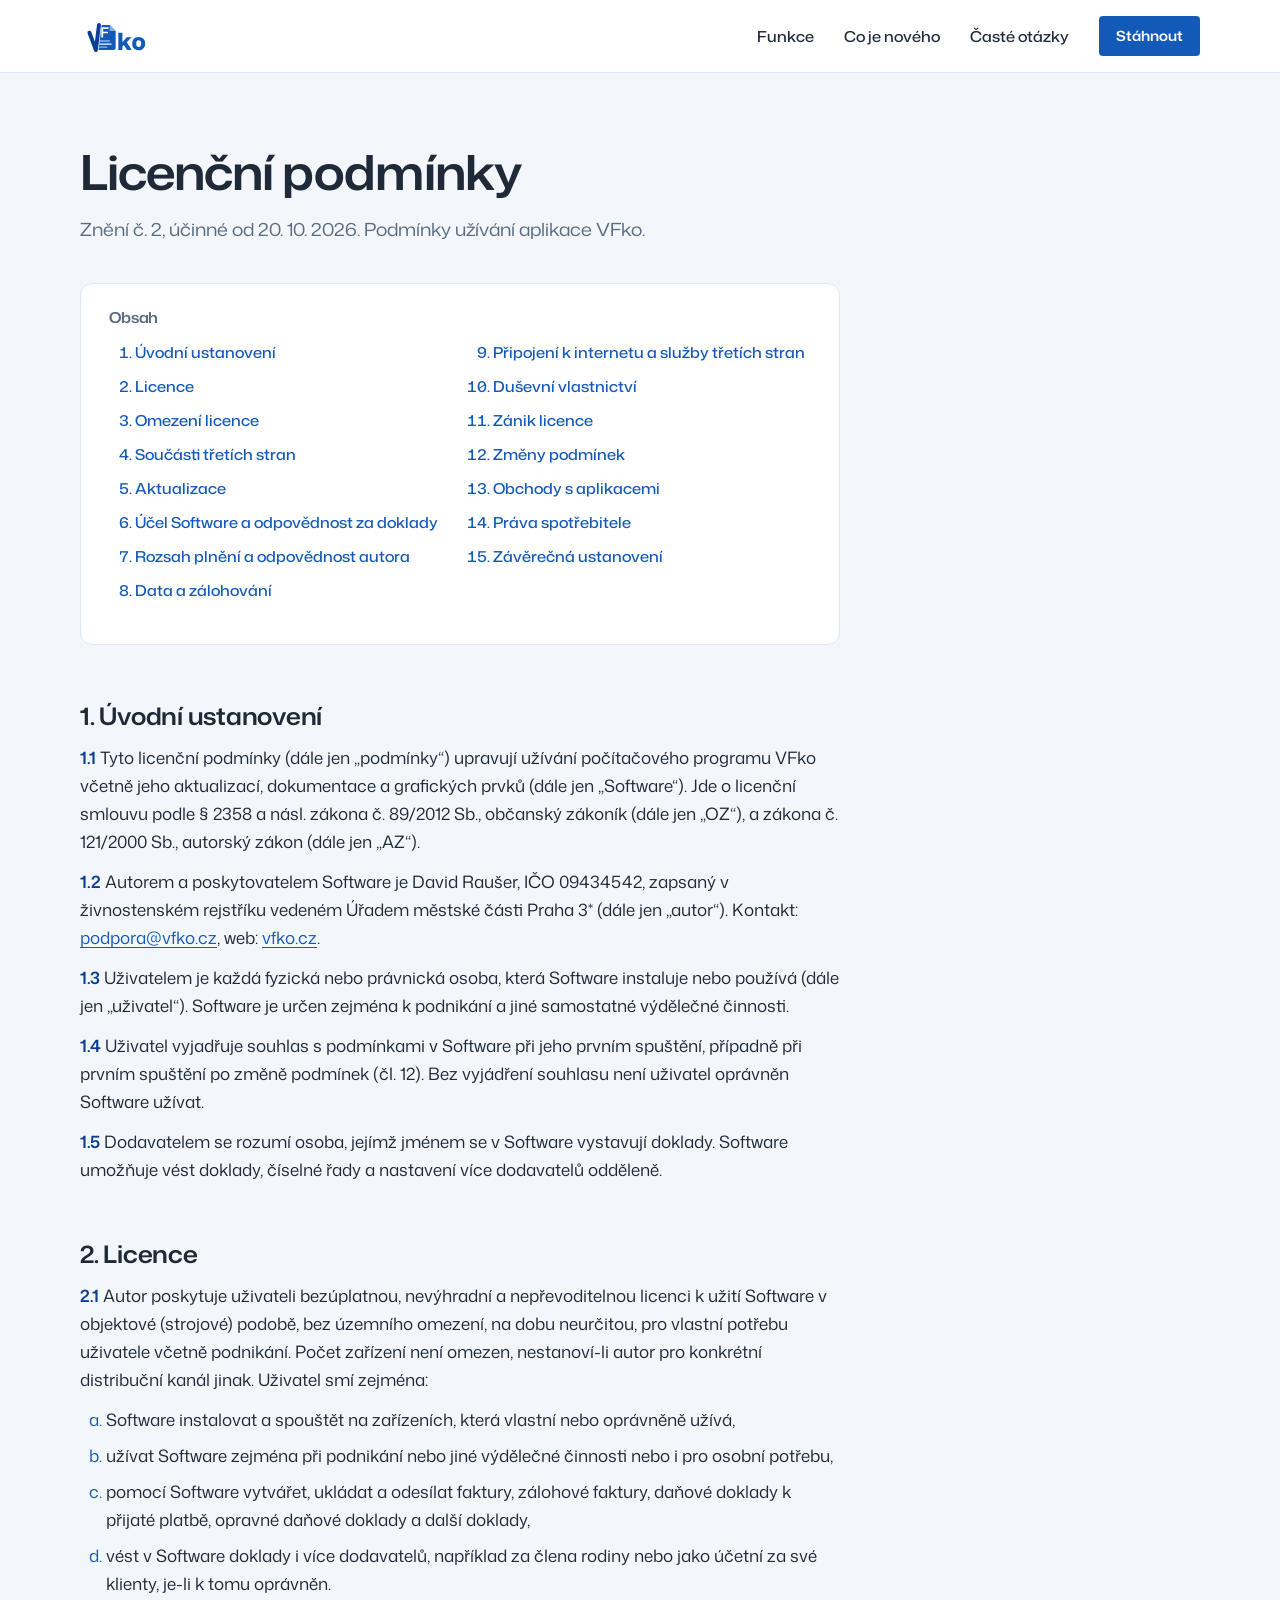
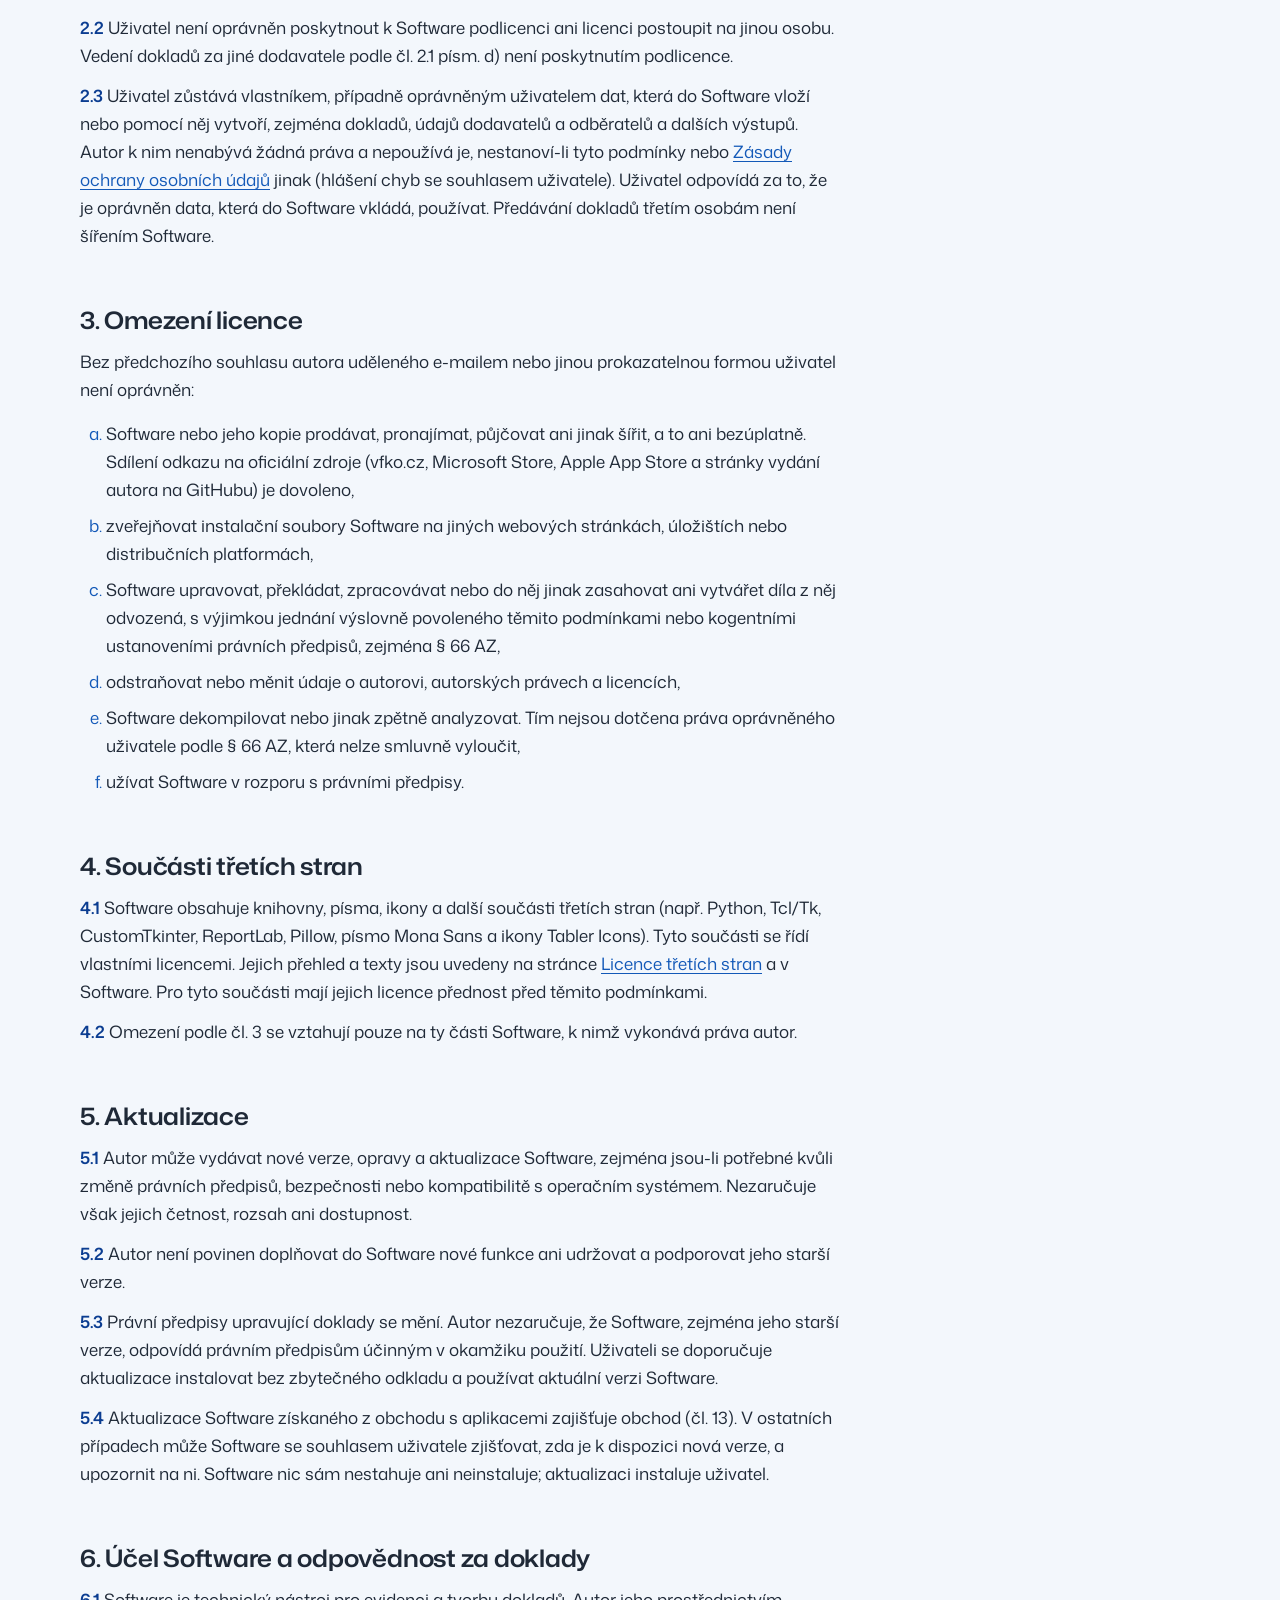
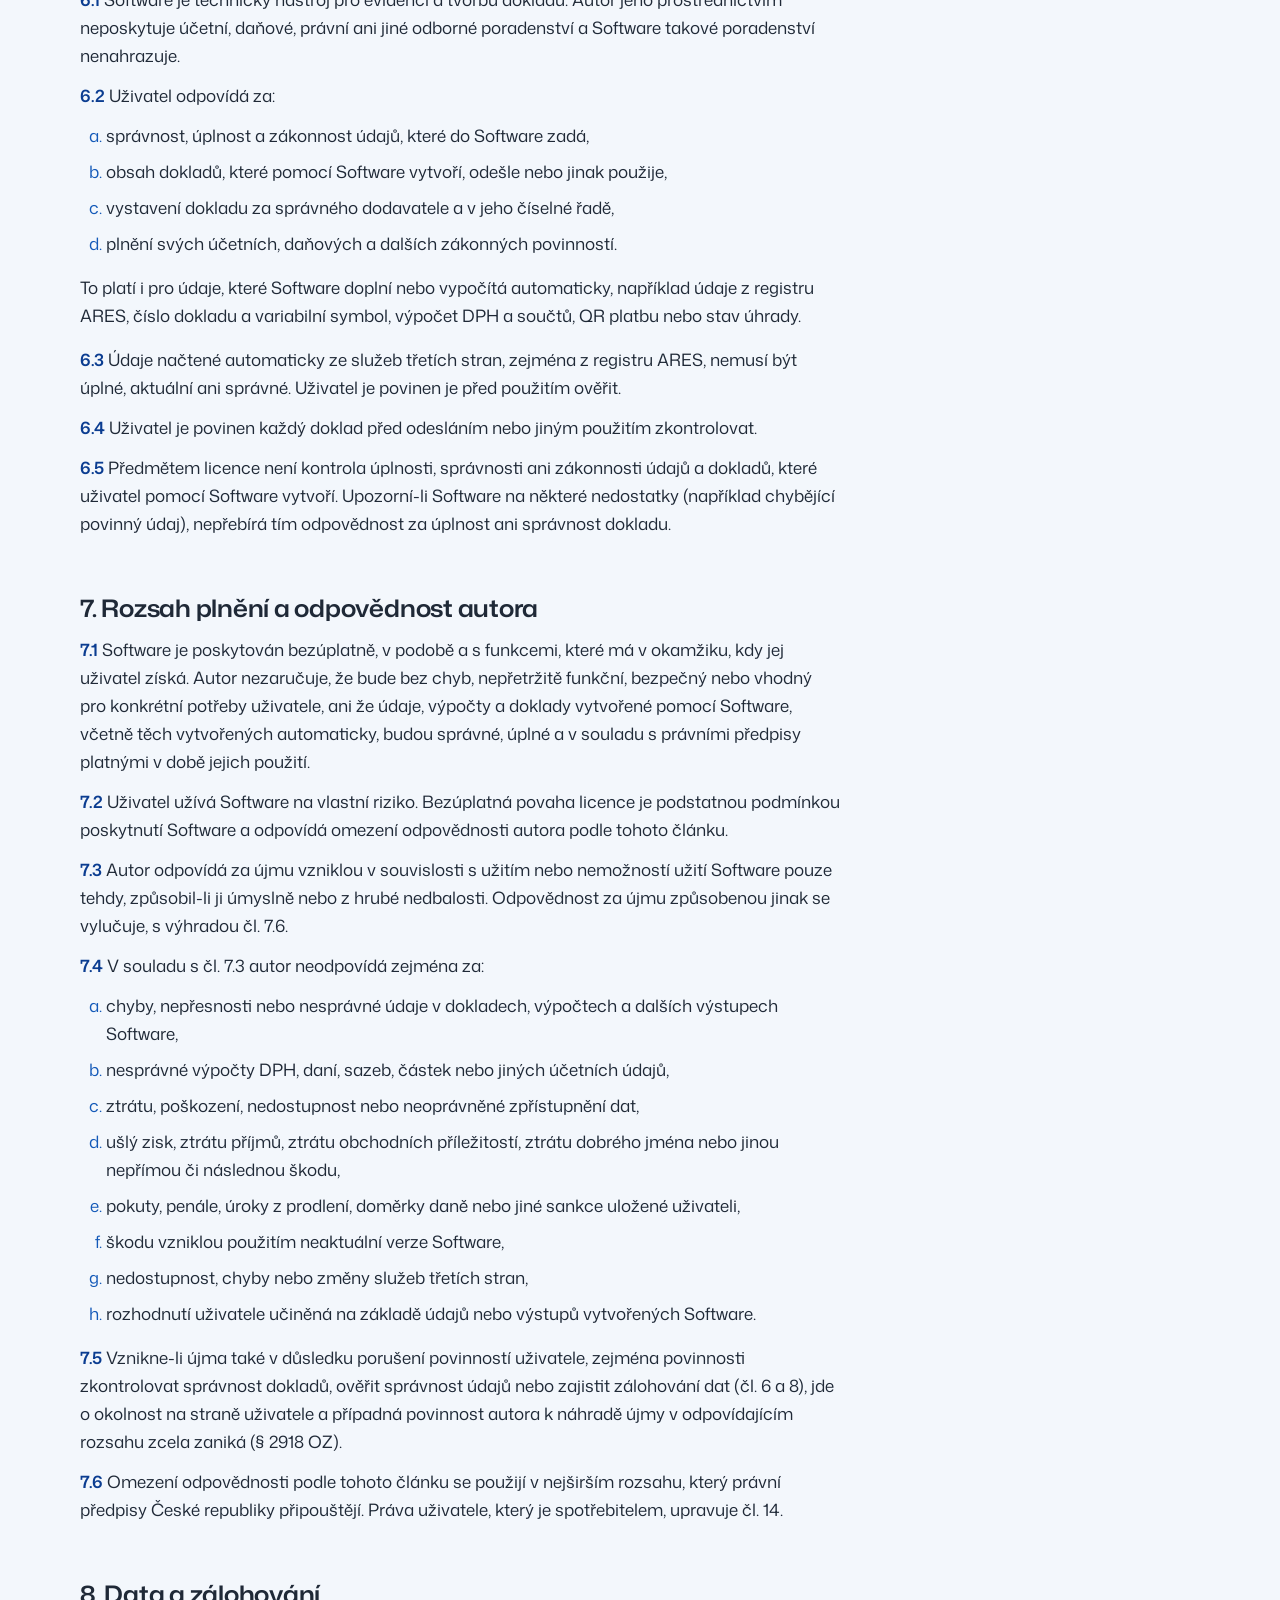
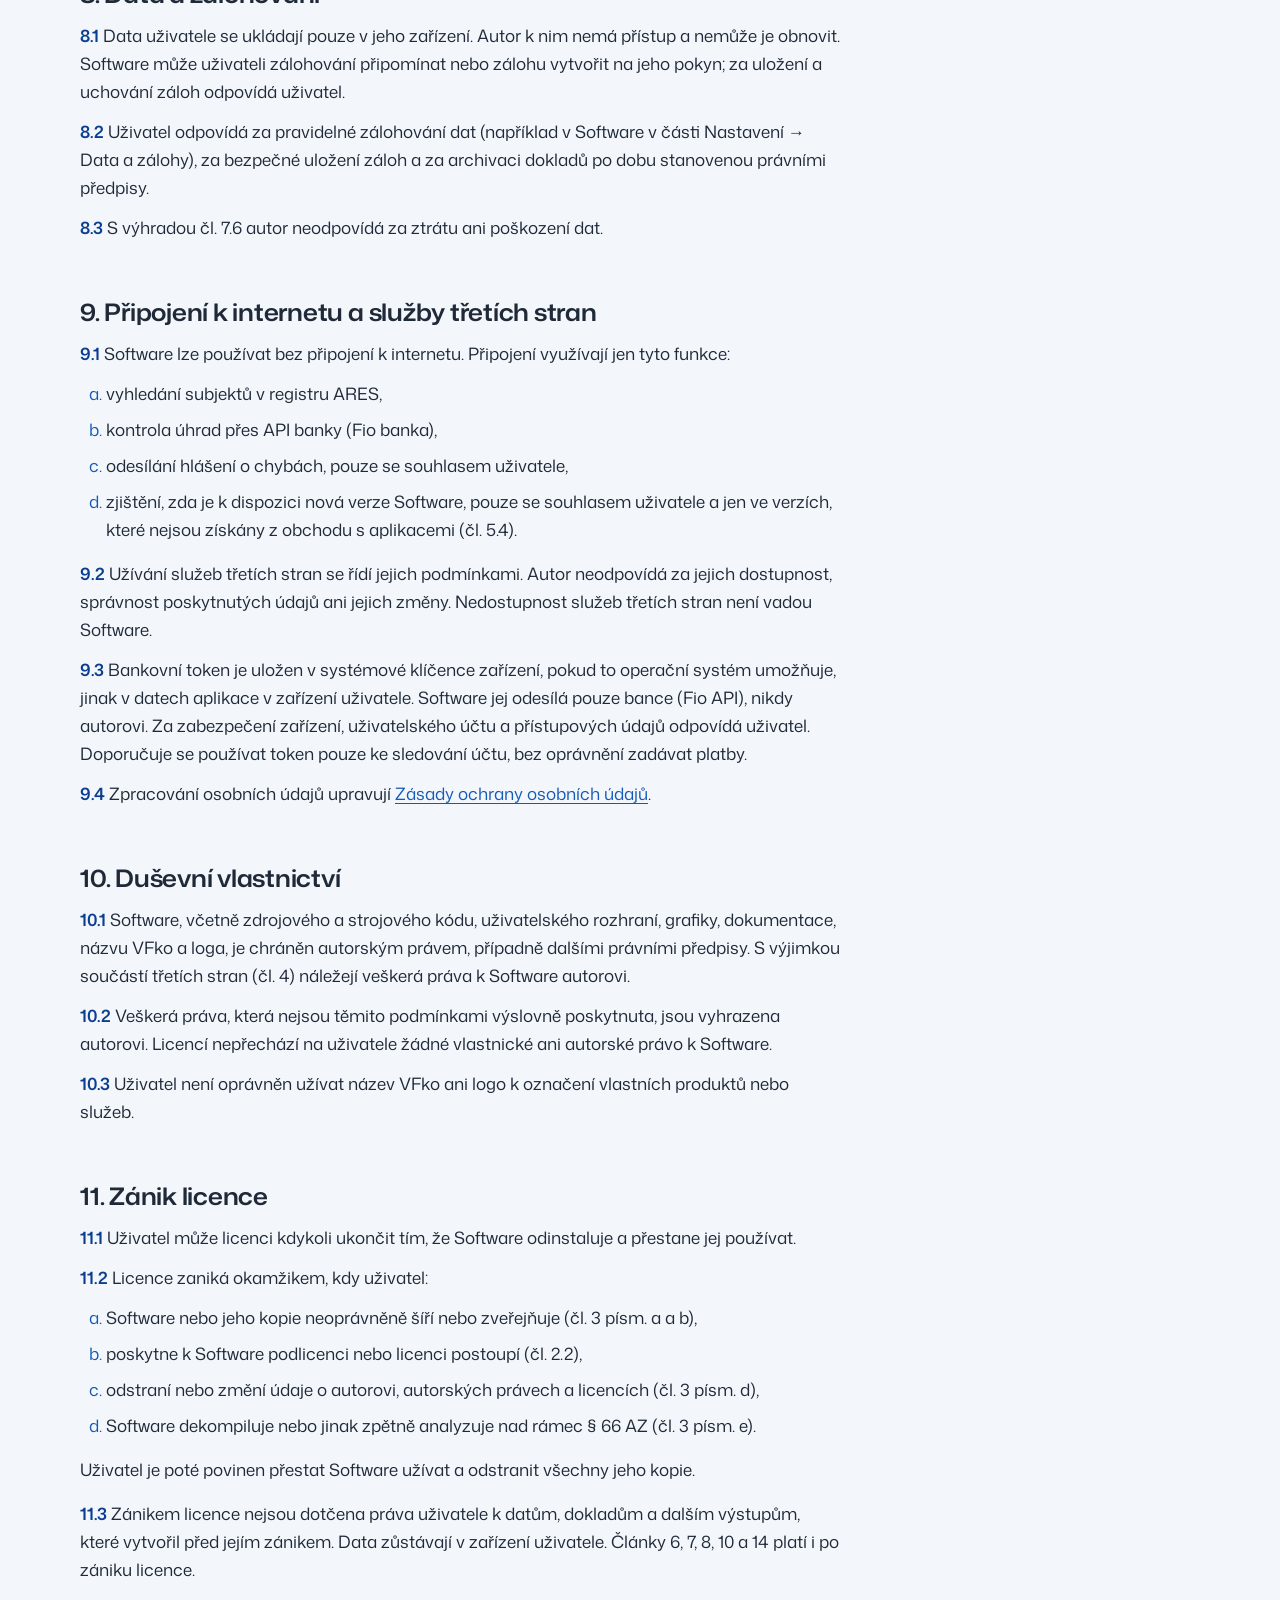
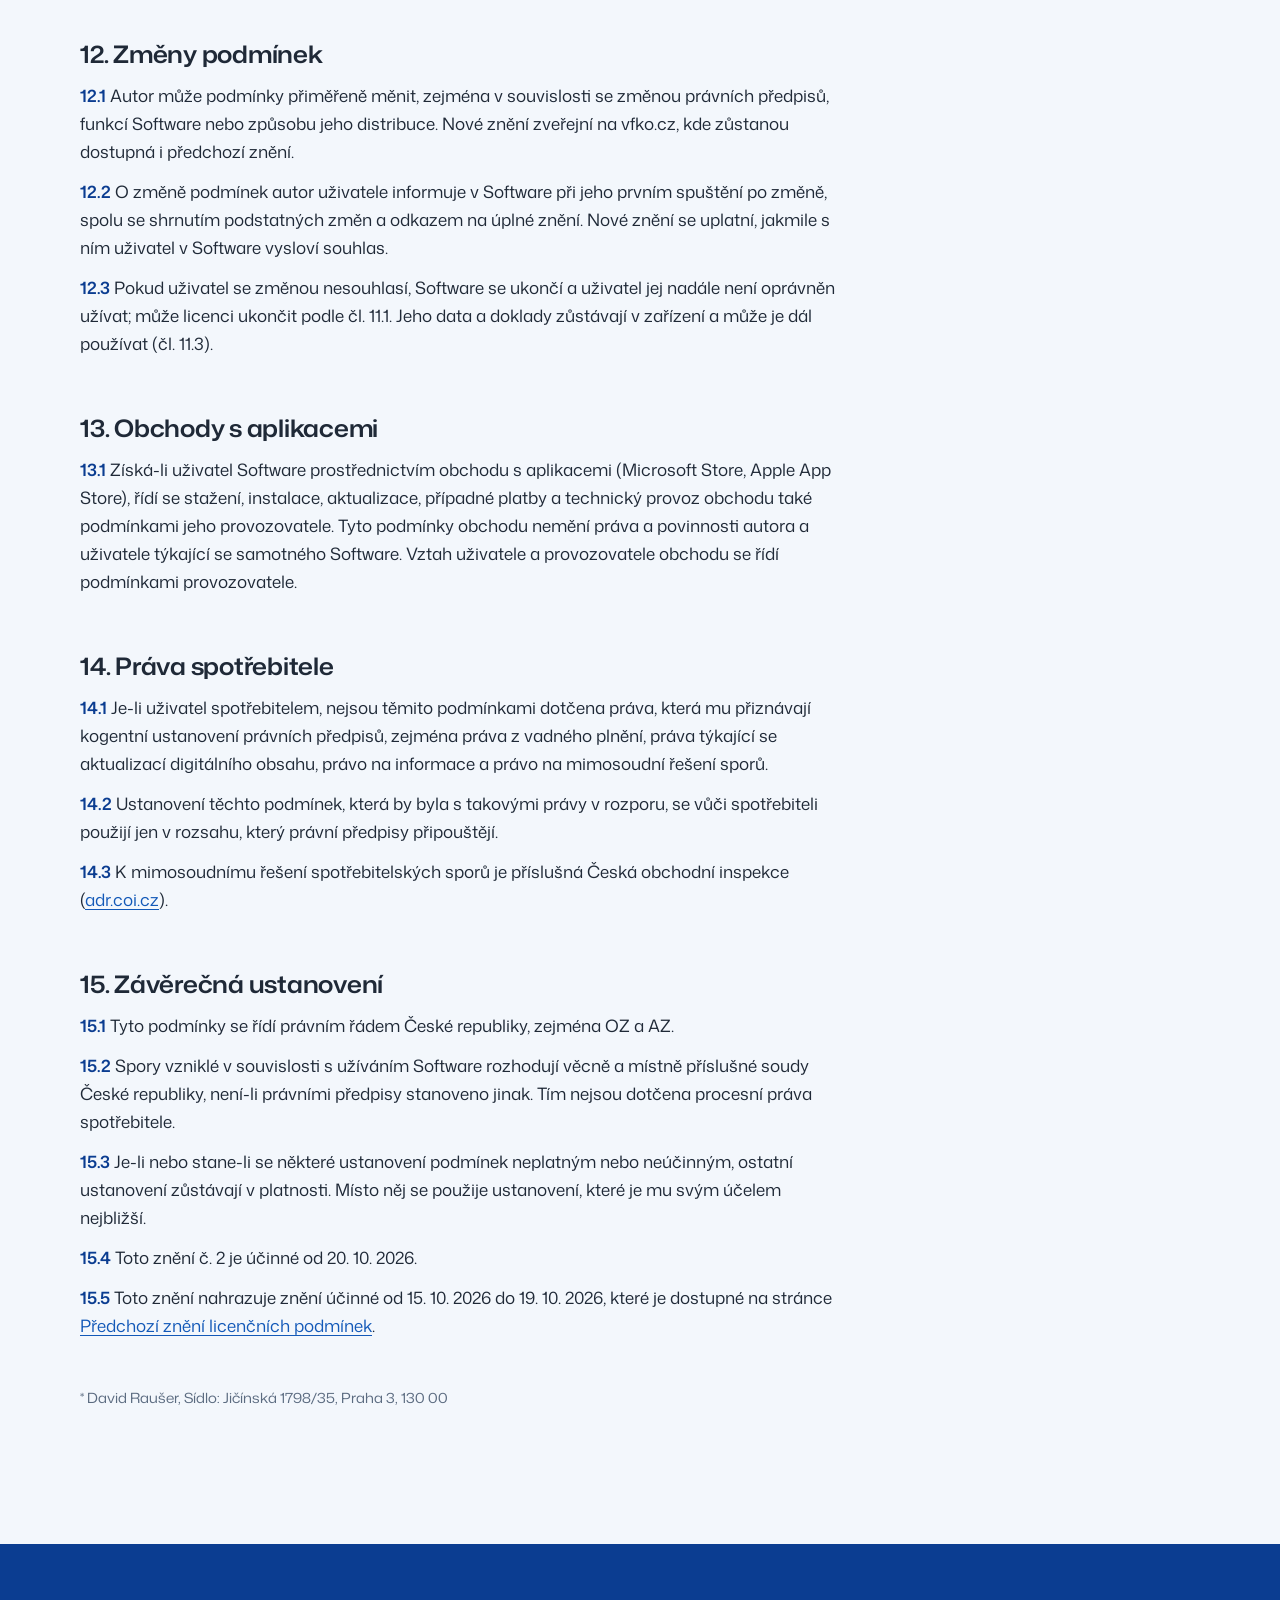
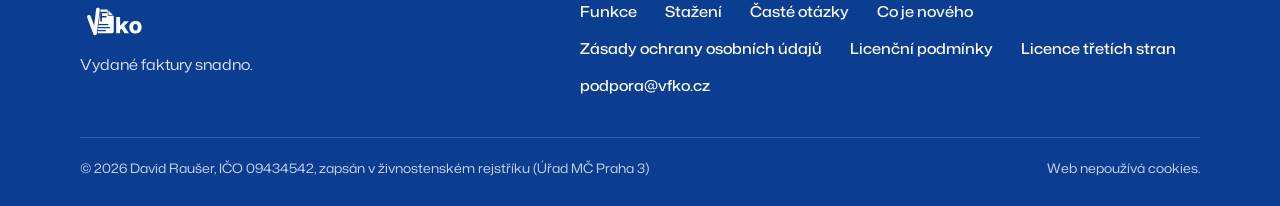
<file: licencni-podminky/index.html>
<!doctype html>
<html lang="cs">
<head>
<meta charset="utf-8">
<meta name="viewport" content="width=device-width, initial-scale=1">
<title>Licenční podmínky – VFko</title>
<meta name="description" content="Licenční podmínky aplikace VFko: bezplatná licence pro osobní i podnikatelské užití, odpovědnost za doklady a ochrana autorských práv.">
<link rel="canonical" href="https://vfko.cz/licencni-podminky/">
<meta name="theme-color" content="#FFFFFF">
<link rel="icon" href="/favicon.ico" sizes="48x48">
<link rel="icon" href="/favicon.svg" type="image/svg+xml">
<link rel="apple-touch-icon" href="/apple-touch-icon.png">
<meta property="og:type" content="article">
<meta property="og:locale" content="cs_CZ">
<meta property="og:url" content="https://vfko.cz/licencni-podminky/">
<meta property="og:title" content="Licenční podmínky – VFko">
<meta property="og:image" content="https://vfko.cz/og.png">
<link rel="stylesheet" href="/assets/styles.css">
</head>
<body>
<div class="page">
<a class="skip" href="#obsah">Přeskočit na obsah</a>

<header class="subhead">
  <div class="wrap">
    <nav class="nav" aria-label="Hlavní navigace">
      <a href="/" aria-label="VFko, úvodní stránka" style="display: flex; align-items: center;"><img src="/assets/img/logo-modry.svg" alt="VFko" width="140" height="42" style="height: 42px; width: auto; display: block;"></a>
      <div class="nav-links">
        <a class="nl" href="/#funkce">Funkce</a>
        <a class="nl" href="/co-je-noveho/">Co je nového</a>
        <a class="nl" href="/#faq">Časté otázky</a>
        <a class="btn btn-primary btn-sm" href="/#stazeni">Stáhnout</a>
      </div>
    </nav>
  </div>
</header>

<main id="obsah">
  <div class="wrap">
    <div class="doc-head">
      <h1>Licenční podmínky</h1>
      <!-- DATUM: doplnit datum vydání verze 1.1.0 (třikrát na stránce: zde, čl. 15.4 a 15.5). Aplikace ukládá souhlas s tímto zněním pod stejným datem. -->
      <p class="lead">Znění č. 2, účinné od 20. 10. 2026. Podmínky užívání aplikace VFko.
    </div>

    <article class="doc prose">
      <nav class="toc" aria-labelledby="toc-h">
        <h2 id="toc-h">Obsah</h2>
        <ol>
          <li><a href="#uvod">Úvodní ustanovení</a></li>
          <li><a href="#licence">Licence</a></li>
          <li><a href="#omezeni">Omezení licence</a></li>
          <li><a href="#tretistrany">Součásti třetích stran</a></li>
          <li><a href="#aktualizace">Aktualizace</a></li>
          <li><a href="#doklady">Účel Software a odpovědnost za doklady</a></li>
          <li><a href="#odpovednost">Rozsah plnění a odpovědnost autora</a></li>
          <li><a href="#data">Data a zálohování</a></li>
          <li><a href="#sluzby">Připojení k internetu a služby třetích stran</a></li>
          <li><a href="#dusevni">Duševní vlastnictví</a></li>
          <li><a href="#zanik">Zánik licence</a></li>
          <li><a href="#zmeny">Změny podmínek</a></li>
          <li><a href="#obchody">Obchody s aplikacemi</a></li>
          <li><a href="#spotrebitel">Práva spotřebitele</a></li>
          <li><a href="#zaver">Závěrečná ustanovení</a></li>
        </ol>
      </nav>

      <h2 id="uvod">1. Úvodní ustanovení</h2>
      <p class="odst"><b>1.1</b> Tyto licenční podmínky (dále jen „podmínky“) upravují užívání počítačového programu VFko včetně jeho aktualizací, dokumentace a grafických prvků (dále jen „Software“). Jde o licenční smlouvu podle § 2358 a násl. zákona č. 89/2012 Sb., občanský zákoník (dále jen „OZ“), a zákona č. 121/2000 Sb., autorský zákon (dále jen „AZ“).</p>
      <p class="odst"><b>1.2</b> Autorem a poskytovatelem Software je David Raušer, IČO 09434542, zapsaný v živnostenském rejstříku vedeném Úřadem městské části Praha 3* (dále jen „autor“). Kontakt: <a href="mailto:podpora@vfko.cz">podpora@vfko.cz</a>, web: <a href="https://vfko.cz">vfko.cz</a>.</p>
      <p class="odst"><b>1.3</b> Uživatelem je každá fyzická nebo právnická osoba, která Software instaluje nebo používá (dále jen „uživatel“). Software je určen zejména k podnikání a jiné samostatné výdělečné činnosti.</p>
      <p class="odst"><b>1.4</b> Uživatel vyjadřuje souhlas s podmínkami v Software při jeho prvním spuštění, případně při prvním spuštění po změně podmínek (čl. 12). Bez vyjádření souhlasu není uživatel oprávněn Software užívat.</p>
      <p class="odst"><b>1.5</b> Dodavatelem se rozumí osoba, jejímž jménem se v Software vystavují doklady. Software umožňuje vést doklady, číselné řady a nastavení více dodavatelů odděleně.</p>

      <h2 id="licence">2. Licence</h2>
      <p class="odst"><b>2.1</b> Autor poskytuje uživateli bezúplatnou, nevýhradní a nepřevoditelnou licenci k užití Software v objektové (strojové) podobě, bez územního omezení, na dobu neurčitou, pro vlastní potřebu uživatele včetně podnikání. Počet zařízení není omezen, nestanoví-li autor pro konkrétní distribuční kanál jinak. Uživatel smí zejména:</p>
      <ol type="a">
        <li>Software instalovat a spouštět na zařízeních, která vlastní nebo oprávněně užívá,</li>
        <li>užívat Software zejména při podnikání nebo jiné výdělečné činnosti nebo i pro osobní potřebu,</li>
        <li>pomocí Software vytvářet, ukládat a odesílat faktury, zálohové faktury, daňové doklady k přijaté platbě, opravné daňové doklady a další doklady,</li>
        <li>vést v Software doklady i více dodavatelů, například za člena rodiny nebo jako účetní za své klienty, je-li k tomu oprávněn.</li>
      </ol>
      <p class="odst"><b>2.2</b> Uživatel není oprávněn poskytnout k Software podlicenci ani licenci postoupit na jinou osobu. Vedení dokladů za jiné dodavatele podle čl. 2.1 písm. d) není poskytnutím podlicence.</p>
      <p class="odst"><b>2.3</b> Uživatel zůstává vlastníkem, případně oprávněným uživatelem dat, která do Software vloží nebo pomocí něj vytvoří, zejména dokladů, údajů dodavatelů a odběratelů a dalších výstupů. Autor k nim nenabývá žádná práva a nepoužívá je, nestanoví-li tyto podmínky nebo <a href="/zasady/">Zásady ochrany osobních údajů</a> jinak (hlášení chyb se souhlasem uživatele). Uživatel odpovídá za to, že je oprávněn data, která do Software vkládá, používat. Předávání dokladů třetím osobám není šířením Software.</p>

      <h2 id="omezeni">3. Omezení licence</h2>
      <p>Bez předchozího souhlasu autora uděleného e-mailem nebo jinou prokazatelnou formou uživatel není oprávněn:</p>
      <ol type="a">
        <li>Software nebo jeho kopie prodávat, pronajímat, půjčovat ani jinak šířit, a to ani bezúplatně. Sdílení odkazu na oficiální zdroje (vfko.cz, Microsoft Store, Apple App Store a stránky vydání autora na GitHubu) je dovoleno,</li>
        <li>zveřejňovat instalační soubory Software na jiných webových stránkách, úložištích nebo distribučních platformách,</li>
        <li>Software upravovat, překládat, zpracovávat nebo do něj jinak zasahovat ani vytvářet díla z něj odvozená, s výjimkou jednání výslovně povoleného těmito podmínkami nebo kogentními ustanoveními právních předpisů, zejména § 66 AZ,</li>
        <li>odstraňovat nebo měnit údaje o autorovi, autorských právech a licencích,</li>
        <li>Software dekompilovat nebo jinak zpětně analyzovat. Tím nejsou dotčena práva oprávněného uživatele podle § 66 AZ, která nelze smluvně vyloučit,</li>
        <li>užívat Software v rozporu s právními předpisy.</li>
      </ol>

      <h2 id="tretistrany">4. Součásti třetích stran</h2>
      <p class="odst"><b>4.1</b> Software obsahuje knihovny, písma, ikony a další součásti třetích stran (např. Python, Tcl/Tk, CustomTkinter, ReportLab, Pillow, písmo Mona Sans a ikony Tabler Icons). Tyto součásti se řídí vlastními licencemi. Jejich přehled a texty jsou uvedeny na stránce <a href="/licence-tretich-stran/">Licence třetích stran</a> a v Software. Pro tyto součásti mají jejich licence přednost před těmito podmínkami.</p>
      <p class="odst"><b>4.2</b> Omezení podle čl. 3 se vztahují pouze na ty části Software, k nimž vykonává práva autor.</p>

      <h2 id="aktualizace">5. Aktualizace</h2>
      <p class="odst"><b>5.1</b> Autor může vydávat nové verze, opravy a aktualizace Software, zejména jsou-li potřebné kvůli změně právních předpisů, bezpečnosti nebo kompatibilitě s operačním systémem. Nezaručuje však jejich četnost, rozsah ani dostupnost.</p>
      <p class="odst"><b>5.2</b> Autor není povinen doplňovat do Software nové funkce ani udržovat a podporovat jeho starší verze.</p>
      <p class="odst"><b>5.3</b> Právní předpisy upravující doklady se mění. Autor nezaručuje, že Software, zejména jeho starší verze, odpovídá právním předpisům účinným v okamžiku použití. Uživateli se doporučuje aktualizace instalovat bez zbytečného odkladu a používat aktuální verzi Software.</p>
      <p class="odst"><b>5.4</b> Aktualizace Software získaného z obchodu s aplikacemi zajišťuje obchod (čl. 13). V ostatních případech může Software se souhlasem uživatele zjišťovat, zda je k dispozici nová verze, a upozornit na ni. Software nic sám nestahuje ani neinstaluje; aktualizaci instaluje uživatel.</p>

      <h2 id="doklady">6. Účel Software a odpovědnost za doklady</h2>
      <p class="odst"><b>6.1</b> Software je technický nástroj pro evidenci a tvorbu dokladů. Autor jeho prostřednictvím neposkytuje účetní, daňové, právní ani jiné odborné poradenství a Software takové poradenství nenahrazuje.</p>
      <p class="odst"><b>6.2</b> Uživatel odpovídá za:</p>
      <ol type="a">
        <li>správnost, úplnost a zákonnost údajů, které do Software zadá,</li>
        <li>obsah dokladů, které pomocí Software vytvoří, odešle nebo jinak použije,</li>
        <li>vystavení dokladu za správného dodavatele a v jeho číselné řadě,</li>
        <li>plnění svých účetních, daňových a dalších zákonných povinností.</li>
      </ol>
      <p>To platí i pro údaje, které Software doplní nebo vypočítá automaticky, například údaje z registru ARES, číslo dokladu a variabilní symbol, výpočet DPH a součtů, QR platbu nebo stav úhrady.</p>
      <p class="odst"><b>6.3</b> Údaje načtené automaticky ze služeb třetích stran, zejména z registru ARES, nemusí být úplné, aktuální ani správné. Uživatel je povinen je před použitím ověřit.</p>
      <p class="odst"><b>6.4</b> Uživatel je povinen každý doklad před odesláním nebo jiným použitím zkontrolovat.</p>
      <p class="odst"><b>6.5</b> Předmětem licence není kontrola úplnosti, správnosti ani zákonnosti údajů a dokladů, které uživatel pomocí Software vytvoří. Upozorní-li Software na některé nedostatky (například chybějící povinný údaj), nepřebírá tím odpovědnost za úplnost ani správnost dokladu.</p>

      <h2 id="odpovednost">7. Rozsah plnění a odpovědnost autora</h2>
      <p class="odst"><b>7.1</b> Software je poskytován bezúplatně, v podobě a s funkcemi, které má v okamžiku, kdy jej uživatel získá. Autor nezaručuje, že bude bez chyb, nepřetržitě funkční, bezpečný nebo vhodný pro konkrétní potřeby uživatele, ani že údaje, výpočty a doklady vytvořené pomocí Software, včetně těch vytvořených automaticky, budou správné, úplné a v souladu s právními předpisy platnými v době jejich použití.</p>
      <p class="odst"><b>7.2</b> Uživatel užívá Software na vlastní riziko. Bezúplatná povaha licence je podstatnou podmínkou poskytnutí Software a odpovídá omezení odpovědnosti autora podle tohoto článku.</p>
      <p class="odst"><b>7.3</b> Autor odpovídá za újmu vzniklou v souvislosti s užitím nebo nemožností užití Software pouze tehdy, způsobil-li ji úmyslně nebo z hrubé nedbalosti. Odpovědnost za újmu způsobenou jinak se vylučuje, s výhradou čl. 7.6.</p>
      <p class="odst"><b>7.4</b> V souladu s čl. 7.3 autor neodpovídá zejména za:</p>
      <ol type="a">
        <li>chyby, nepřesnosti nebo nesprávné údaje v dokladech, výpočtech a dalších výstupech Software,</li>
        <li>nesprávné výpočty DPH, daní, sazeb, částek nebo jiných účetních údajů,</li>
        <li>ztrátu, poškození, nedostupnost nebo neoprávněné zpřístupnění dat,</li>
        <li>ušlý zisk, ztrátu příjmů, ztrátu obchodních příležitostí, ztrátu dobrého jména nebo jinou nepřímou či následnou škodu,</li>
        <li>pokuty, penále, úroky z prodlení, doměrky daně nebo jiné sankce uložené uživateli,</li>
        <li>škodu vzniklou použitím neaktuální verze Software,</li>
        <li>nedostupnost, chyby nebo změny služeb třetích stran,</li>
        <li>rozhodnutí uživatele učiněná na základě údajů nebo výstupů vytvořených Software.</li>
      </ol>
      <p class="odst"><b>7.5</b> Vznikne-li újma také v důsledku porušení povinností uživatele, zejména povinnosti zkontrolovat správnost dokladů, ověřit správnost údajů nebo zajistit zálohování dat (čl. 6 a 8), jde o okolnost na straně uživatele a případná povinnost autora k náhradě újmy v odpovídajícím rozsahu zcela zaniká  (§ 2918 OZ).</p>
      <p class="odst"><b>7.6</b> Omezení odpovědnosti podle tohoto článku se použijí v nejširším rozsahu, který právní předpisy České republiky připouštějí. Práva uživatele, který je spotřebitelem, upravuje čl. 14.</p>

      <h2 id="data">8. Data a zálohování</h2>
      <p class="odst"><b>8.1</b> Data uživatele se ukládají pouze v jeho zařízení. Autor k nim nemá přístup a nemůže je obnovit. Software může uživateli zálohování připomínat nebo zálohu vytvořit na jeho pokyn; za uložení a uchování záloh odpovídá uživatel.</p>
      <p class="odst"><b>8.2</b> Uživatel odpovídá za pravidelné zálohování dat (například v Software v části Nastavení → Data a zálohy), za bezpečné uložení záloh a za archivaci dokladů po dobu stanovenou právními předpisy.</p>
      <p class="odst"><b>8.3</b> S výhradou čl. 7.6 autor neodpovídá za ztrátu ani poškození dat.</p>

      <h2 id="sluzby">9. Připojení k internetu a služby třetích stran</h2>
      <p class="odst"><b>9.1</b> Software lze používat bez připojení k internetu. Připojení využívají jen tyto funkce:</p>
      <ol type="a">
        <li>vyhledání subjektů v registru ARES,</li>
        <li>kontrola úhrad přes API banky (Fio banka),</li>
        <li>odesílání hlášení o chybách, pouze se souhlasem uživatele,</li>
        <li>zjištění, zda je k dispozici nová verze Software, pouze se souhlasem uživatele a jen ve verzích, které nejsou získány z obchodu s aplikacemi (čl. 5.4).</li>
      </ol>
      <p class="odst"><b>9.2</b> Užívání služeb třetích stran se řídí jejich podmínkami. Autor neodpovídá za jejich dostupnost, správnost poskytnutých údajů ani jejich změny. Nedostupnost služeb třetích stran není vadou Software.</p>
      <p class="odst"><b>9.3</b> Bankovní token je uložen v systémové klíčence zařízení, pokud to operační systém umožňuje, jinak v datech aplikace v zařízení uživatele. Software jej odesílá pouze bance (Fio API), nikdy autorovi. Za zabezpečení zařízení, uživatelského účtu a přístupových údajů odpovídá uživatel. Doporučuje se používat token pouze ke sledování účtu, bez oprávnění zadávat platby.</p>
      <p class="odst"><b>9.4</b> Zpracování osobních údajů upravují <a href="/zasady/">Zásady ochrany osobních údajů</a>.</p>

      <h2 id="dusevni">10. Duševní vlastnictví</h2>
      <p class="odst"><b>10.1</b> Software, včetně zdrojového a strojového kódu, uživatelského rozhraní, grafiky, dokumentace, názvu VFko a loga, je chráněn autorským právem, případně dalšími právními předpisy. S výjimkou součástí třetích stran (čl. 4) náležejí veškerá práva k Software autorovi.</p>
      <p class="odst"><b>10.2</b> Veškerá práva, která nejsou těmito podmínkami výslovně poskytnuta, jsou vyhrazena autorovi. Licencí nepřechází na uživatele žádné vlastnické ani autorské právo k Software.</p>
      <p class="odst"><b>10.3</b> Uživatel není oprávněn užívat název VFko ani logo k označení vlastních produktů nebo služeb.</p>

      <h2 id="zanik">11. Zánik licence</h2>
      <p class="odst"><b>11.1</b> Uživatel může licenci kdykoli ukončit tím, že Software odinstaluje a přestane jej používat.</p>
      <p class="odst"><b>11.2</b> Licence zaniká okamžikem, kdy uživatel:</p>
      <ol type="a">
        <li>Software nebo jeho kopie neoprávněně šíří nebo zveřejňuje (čl. 3 písm. a a b),</li>
        <li>poskytne k Software podlicenci nebo licenci postoupí (čl. 2.2),</li>
        <li>odstraní nebo změní údaje o autorovi, autorských právech a licencích (čl. 3 písm. d),</li>
        <li>Software dekompiluje nebo jinak zpětně analyzuje nad rámec § 66 AZ (čl. 3 písm. e).</li>
      </ol>
      <p>Uživatel je poté povinen přestat Software užívat a odstranit všechny jeho kopie.</p>
      <p class="odst"><b>11.3</b> Zánikem licence nejsou dotčena práva uživatele k datům, dokladům a dalším výstupům, které vytvořil před jejím zánikem. Data zůstávají v zařízení uživatele. Články 6, 7, 8, 10 a 14 platí i po zániku licence.</p>

      <h2 id="zmeny">12. Změny podmínek</h2>
      <p class="odst"><b>12.1</b> Autor může podmínky přiměřeně měnit, zejména v souvislosti se změnou právních předpisů, funkcí Software nebo způsobu jeho distribuce. Nové znění zveřejní na vfko.cz, kde zůstanou dostupná i předchozí znění.</p>
      <p class="odst"><b>12.2</b> O změně podmínek autor uživatele informuje v Software při jeho prvním spuštění po změně, spolu se shrnutím podstatných změn a odkazem na úplné znění. Nové znění se uplatní, jakmile s ním uživatel v Software vysloví souhlas.</p>
      <p class="odst"><b>12.3</b> Pokud uživatel se změnou nesouhlasí, Software se ukončí a uživatel jej nadále není oprávněn užívat; může licenci ukončit podle čl. 11.1. Jeho data a doklady zůstávají v zařízení a může je dál používat (čl. 11.3).</p>

      <h2 id="obchody">13. Obchody s aplikacemi</h2>
      <p class="odst"><b>13.1</b> Získá-li uživatel Software prostřednictvím obchodu s aplikacemi (Microsoft Store, Apple App Store), řídí se stažení, instalace, aktualizace, případné platby a technický provoz obchodu také podmínkami jeho provozovatele. Tyto podmínky obchodu nemění práva a povinnosti autora a uživatele týkající se samotného Software. Vztah uživatele a provozovatele obchodu se řídí podmínkami provozovatele.</p>
      <!-- 13.2 Apple App Store:
      <p class="odst"><b>13.2</b> Získá-li uživatel Software z Apple App Store, platí navíc následující ustanovení. V případě rozporu mají přednost před ostatními ustanoveními těchto podmínek.</p>
      <ol type="a">
        <li><strong>Smluvní strany.</strong> Tyto podmínky jsou uzavřeny pouze mezi autorem a uživatelem, nikoli se společností Apple Inc. ani jejími dceřinými společnostmi (dále jen „Apple“). Za Software a jeho obsah odpovídá výhradně autor.</li>
        <li><strong>Rozsah licence.</strong> Licence je nepřevoditelná a opravňuje uživatele užívat Software na zařízeních Mac, která vlastní nebo ovládá, v rozsahu Pravidel užívání (Usage Rules) podle podmínek Apple App Store. Software mohou užívat i další účty propojené s účtem uživatele prostřednictvím Rodinného sdílení nebo hromadného nákupu. Nic v těchto podmínkách nedovoluje užívání v širším rozsahu, než připouštějí Pravidla užívání.</li>
        <li><strong>Údržba a podpora.</strong> Za případnou údržbu a podporu Software odpovídá výhradně autor, a to v rozsahu těchto podmínek nebo právních předpisů. Apple nemá vůči Software žádnou povinnost poskytovat údržbu ani podporu.</li>
        <li><strong>Záruka.</strong> Za případné záruky, výslovné i vyplývající z právních předpisů, odpovídá výhradně autor, pokud nebyly účinně vyloučeny. Neodpovídá-li Software takové záruce, může to uživatel oznámit společnosti Apple a ta mu vrátí kupní cenu Software, byla-li nějaká zaplacena. V nejširším rozsahu, který právní předpisy připouštějí, nemá Apple k Software žádnou další záruční povinnost. Za ostatní nároky, ztráty, závazky, škody, náklady a výdaje vyplývající z nesouladu se zárukou odpovídá výhradně autor, a to v rozsahu čl. 7.</li>
        <li><strong>Nároky související se Software.</strong> Nároky uživatele nebo třetích osob týkající se Software nebo jeho držení či užívání vyřizuje autor, nikoli Apple, zejména (i) nároky z odpovědnosti za výrobek, (ii) nároky, že Software nesplňuje požadavky právních nebo regulatorních předpisů, a (iii) nároky podle předpisů na ochranu spotřebitele, ochranu soukromí nebo obdobných předpisů. Tyto podmínky neomezují odpovědnost autora vůči uživateli nad rámec, který právní předpisy připouštějí.</li>
        <li><strong>Duševní vlastnictví.</strong> Tvrdí-li třetí osoba, že Software nebo jeho držení či užívání porušuje její práva duševního vlastnictví, odpovídá za prošetření, obranu, urovnání a vypořádání takového nároku výhradně autor, nikoli Apple.</li>
        <li><strong>Dodržování předpisů.</strong> Uživatel prohlašuje a zaručuje, že (i) se nenachází v zemi, na kterou vláda USA uvalila embargo nebo kterou označila za zemi podporující terorismus, a (ii) není uveden na žádném seznamu zakázaných nebo omezených osob vlády USA.</li>
        <li><strong>Kontakt.</strong> Dotazy, stížnosti a nároky týkající se Software směřujte autorovi: David Raušer, Jičínská 1798/35, 130 00 Praha 3, e-mail podpora@vfko.cz.</li>
        <li><strong>Podmínky třetích stran.</strong> Při užívání Software je uživatel povinen dodržovat podmínky třetích stran, které se na něj vztahují, například podmínky banky pro používání jejího API.</li>
        <li><strong>Apple jako oprávněná třetí strana.</strong> Apple a jeho dceřiné společnosti jsou oprávněnými třetími stranami těchto podmínek (§ 1767 OZ). Přijetím podmínek uživatelem získává Apple právo, a má se za to, že je přijal, vymáhat tyto podmínky vůči uživateli.</li>
      </ol>
      -->

      <h2 id="spotrebitel">14. Práva spotřebitele</h2>
      <p class="odst"><b>14.1</b> Je-li uživatel spotřebitelem, nejsou těmito podmínkami dotčena práva, která mu přiznávají kogentní ustanovení právních předpisů, zejména práva z vadného plnění, práva týkající se aktualizací digitálního obsahu, právo na informace a právo na mimosoudní řešení sporů.</p>
      <p class="odst"><b>14.2</b> Ustanovení těchto podmínek, která by byla s takovými právy v rozporu, se vůči spotřebiteli použijí jen v rozsahu, který právní předpisy připouštějí.</p>
      <p class="odst"><b>14.3</b> K mimosoudnímu řešení spotřebitelských sporů je příslušná Česká obchodní inspekce (<a href="https://adr.coi.cz" rel="noopener">adr.coi.cz</a>).</p>

      <h2 id="zaver">15. Závěrečná ustanovení</h2>
      <p class="odst"><b>15.1</b> Tyto podmínky se řídí právním řádem České republiky, zejména OZ a AZ.</p>
      <p class="odst"><b>15.2</b> Spory vzniklé v souvislosti s užíváním Software rozhodují věcně a místně příslušné soudy České republiky, není-li právními předpisy stanoveno jinak. Tím nejsou dotčena procesní práva spotřebitele.</p>
      <p class="odst"><b>15.3</b> Je-li nebo stane-li se některé ustanovení podmínek neplatným nebo neúčinným, ostatní ustanovení zůstávají v platnosti. Místo něj se použije ustanovení, které je mu svým účelem nejbližší.</p>
      <p class="odst"><b>15.4</b> Toto znění č. 2 je účinné od 20. 10. 2026.</p>
      <p class="odst"><b>15.5</b> Toto znění nahrazuje znění účinné od 15. 10. 2026 do 19. 10. 2026, které je dostupné na stránce <a href="/licencni-podminky/2026-10-15/">Předchozí znění licenčních podmínek</a>.</p>
      <p class="meta" style="margin-top: 48px;">* David Raušer, Sídlo: Jičínská 1798/35, Praha 3, 130 00</p>
    </article>
  </div>
</main>

<footer class="footer">
  <div class="wrap">
    <div class="foot-top">
      <div class="foot-brand">
        <img src="/assets/img/logo-bily.svg" alt="VFko" width="100" height="30" loading="lazy">
        <p>Vydané faktury snadno.</p>
      </div>
      <ul class="foot-links">
        <li><a href="/#funkce">Funkce</a></li>
        <li><a href="/#stazeni">Stažení</a></li>
        <li><a href="/#faq">Časté otázky</a></li>
        <li><a href="/co-je-noveho/">Co je nového</a></li>
        <li><a href="/zasady/">Zásady ochrany osobních údajů</a></li>
        <li><a href="/licencni-podminky/" aria-current="page">Licenční podmínky</a></li>
        <li><a href="/licence-tretich-stran/">Licence třetích stran</a></li>
        <li><a href="mailto:podpora@vfko.cz">podpora@vfko.cz</a></li>
      </ul>
    </div>
    <div class="foot-bottom">
      <span>© 2026 David Raušer, IČO 09434542, zapsán v živnostenském rejstříku (Úřad MČ Praha 3)</span>
      <span>Web nepoužívá cookies.</span>
    </div>
  </div>
</footer>
</div>
</body>
</html>
</file>
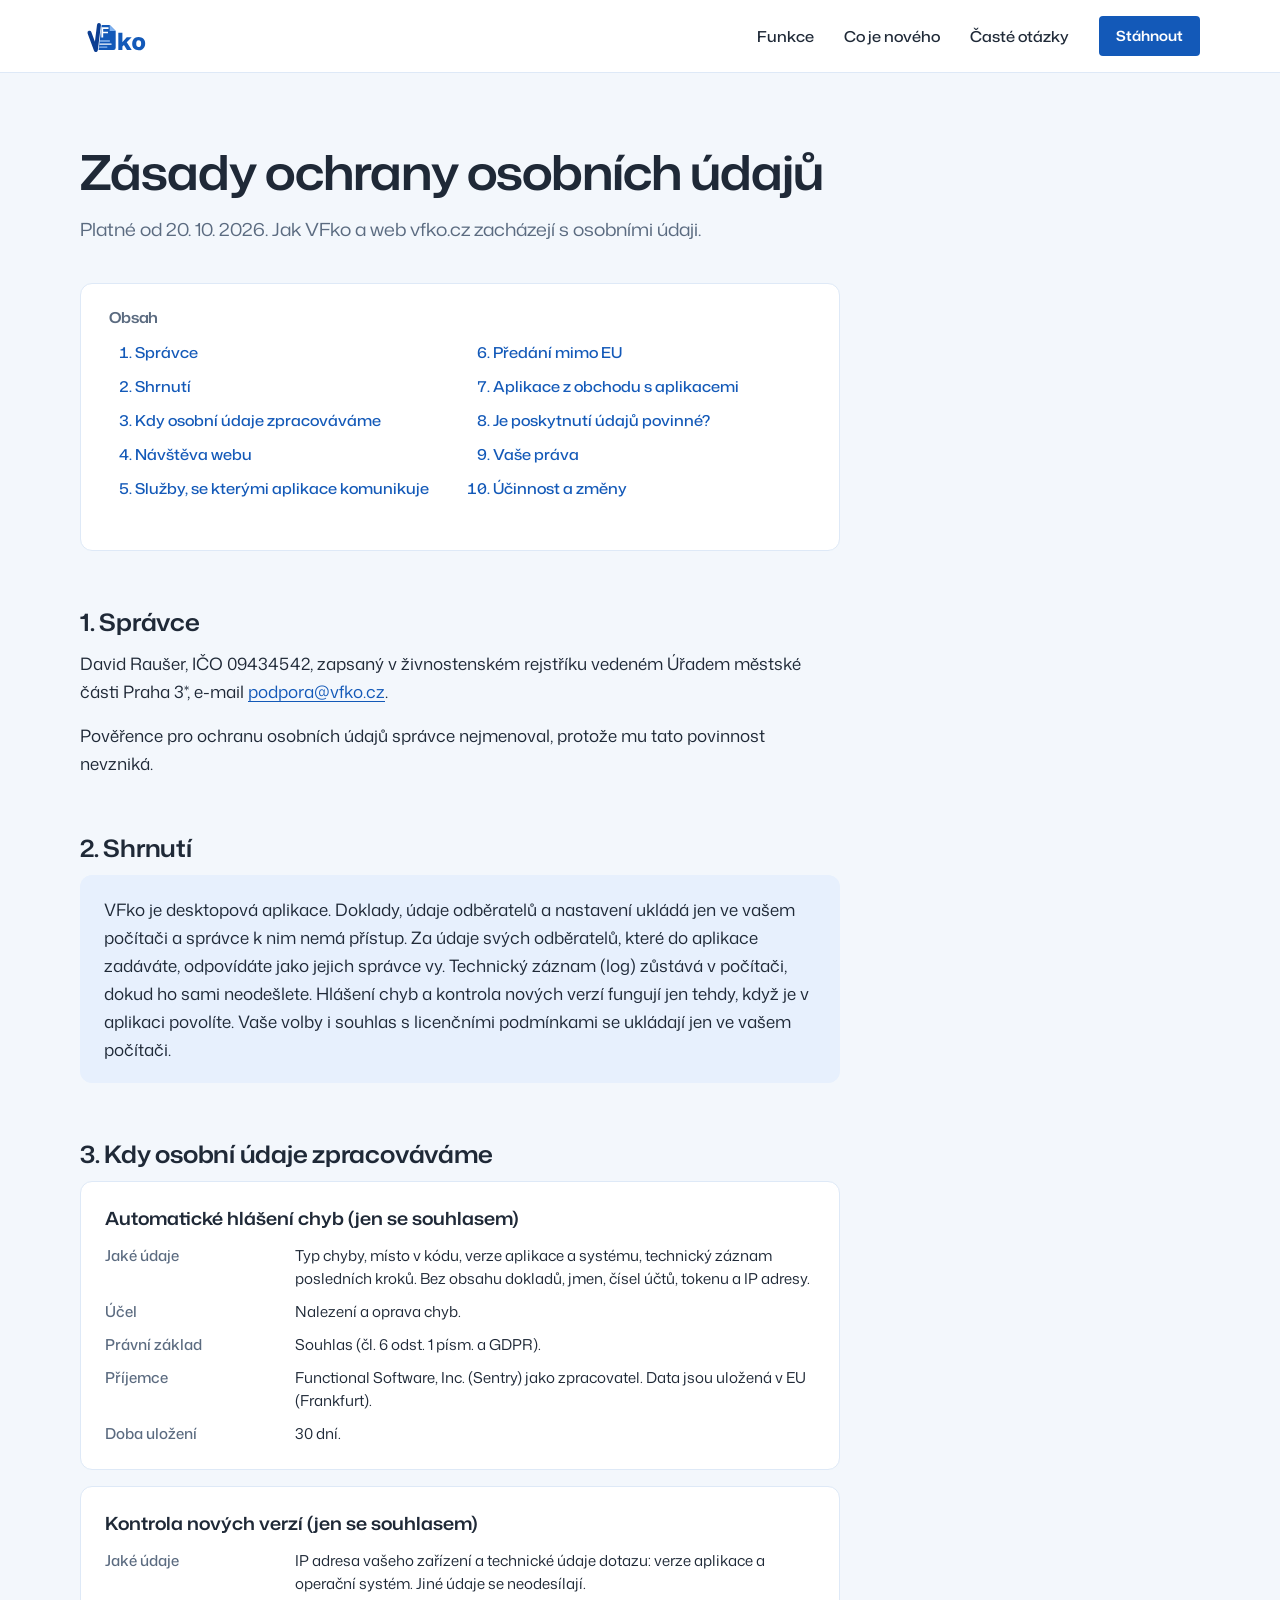
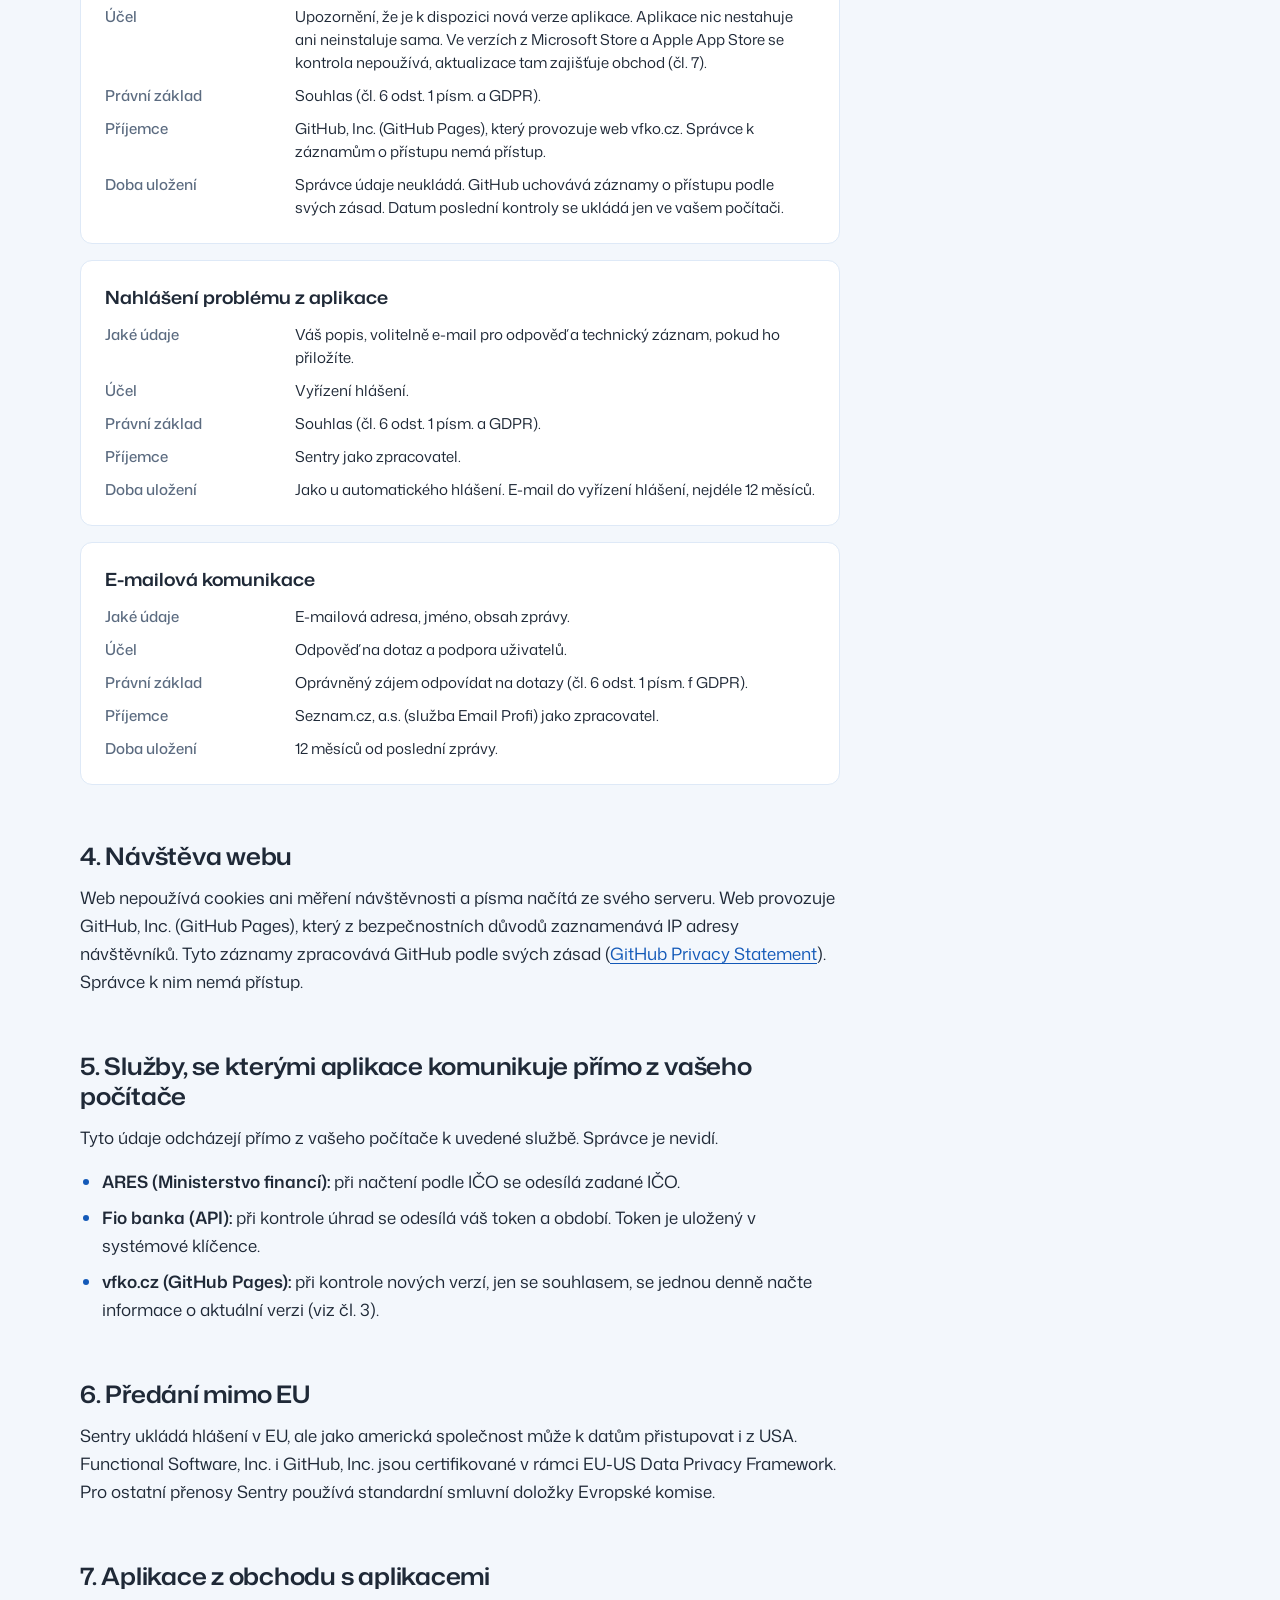
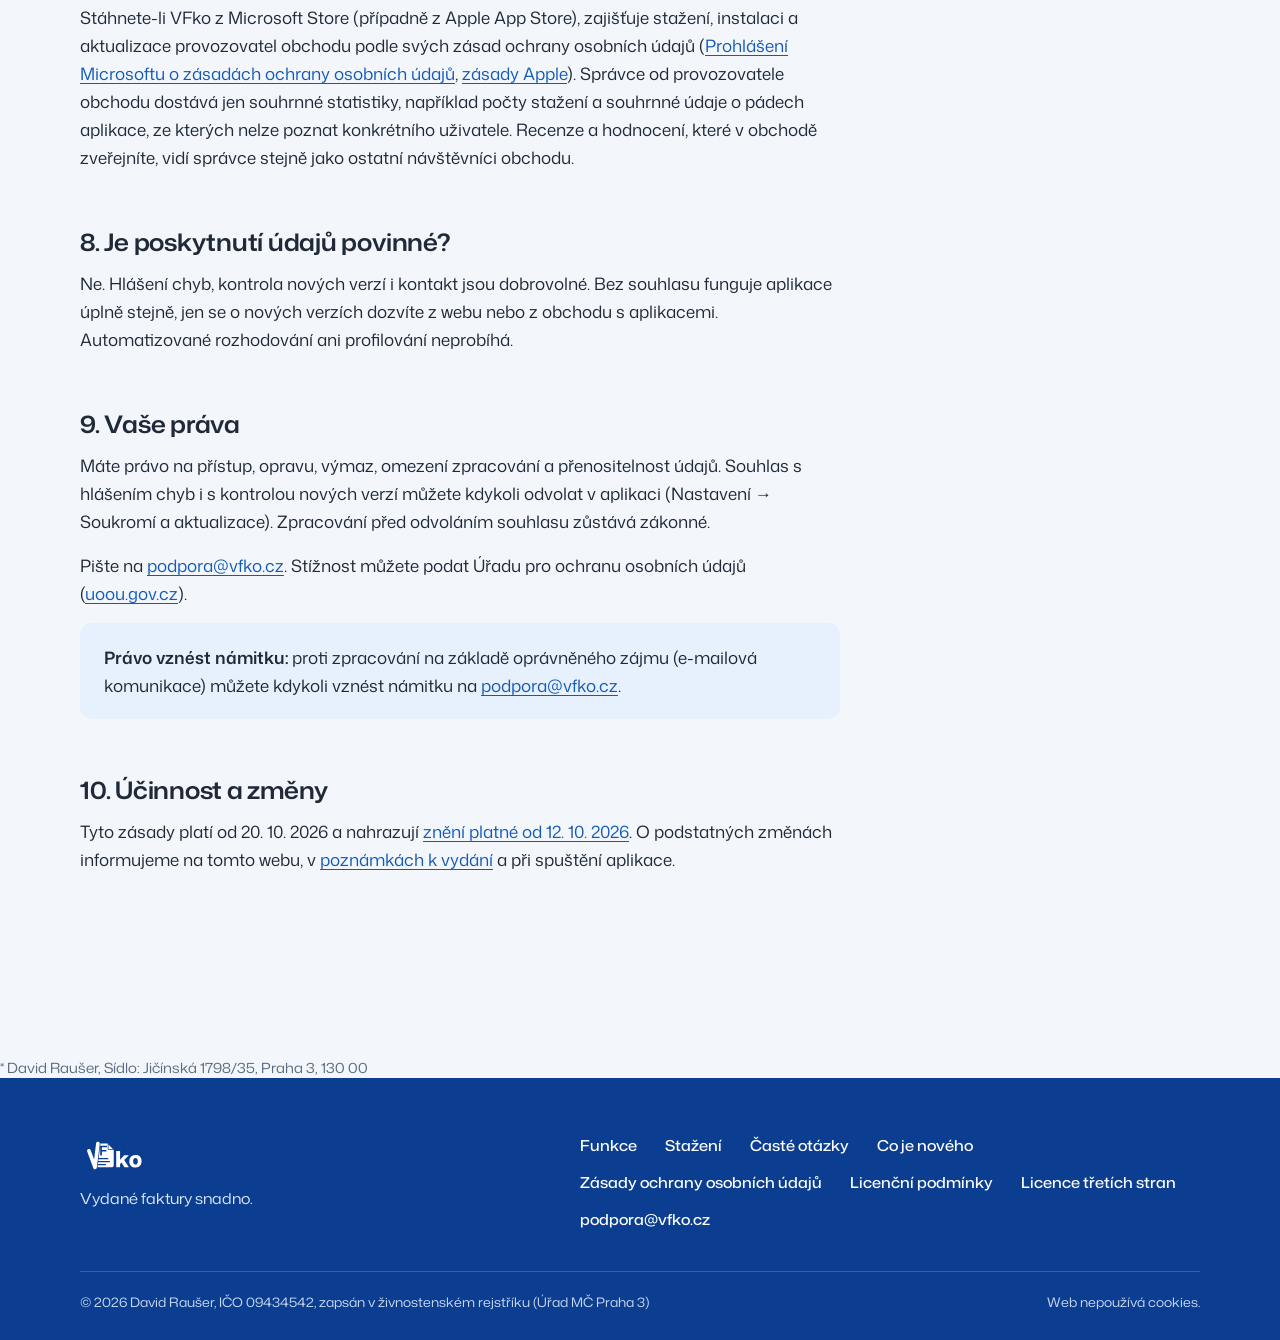
<file: zasady/index.html>
<!doctype html>
<html lang="cs">
<head>
<meta charset="utf-8">
<meta name="viewport" content="width=device-width, initial-scale=1">
<title>Zásady ochrany osobních údajů – VFko</title>
<meta name="description" content="Jak VFko zachází s osobními údaji: data dokladů zůstávají ve vašem počítači, hlášení chyb jen se souhlasem.">
<link rel="canonical" href="https://vfko.cz/zasady/">
<meta name="theme-color" content="#FFFFFF">
<link rel="icon" href="/favicon.ico" sizes="48x48">
<link rel="icon" href="/favicon.svg" type="image/svg+xml">
<link rel="apple-touch-icon" href="/apple-touch-icon.png">
<meta property="og:type" content="article">
<meta property="og:locale" content="cs_CZ">
<meta property="og:url" content="https://vfko.cz/zasady/">
<meta property="og:title" content="Zásady ochrany osobních údajů – VFko">
<meta property="og:image" content="https://vfko.cz/og.png">
<link rel="stylesheet" href="/assets/styles.css">
</head>
<body>
<div class="page">
<a class="skip" href="#obsah">Přeskočit na obsah</a>

<header class="subhead">
  <div class="wrap">
    <nav class="nav" aria-label="Hlavní navigace">
      <a href="/" aria-label="VFko, úvodní stránka" style="display: flex; align-items: center;"><img src="/assets/img/logo-modry.svg" alt="VFko" width="140" height="42" style="height: 42px; width: auto; display: block;"></a>
      <div class="nav-links">
        <a class="nl" href="/#funkce">Funkce</a>
        <a class="nl" href="/co-je-noveho/">Co je nového</a>
        <a class="nl" href="/#faq">Časté otázky</a>
        <a class="btn btn-primary btn-sm" href="/#stazeni">Stáhnout</a>
      </div>
    </nav>
  </div>
</header>

<main id="obsah">
  <div class="wrap">
    <div class="doc-head">
      <h1>Zásady ochrany osobních údajů</h1>
      <p class="lead">Platné od 20. 10. 2026. Jak VFko a web vfko.cz zacházejí s osobními údaji.
    </div>

    <article class="doc prose">
      <nav class="toc" aria-labelledby="toc-h">
        <h2 id="toc-h">Obsah</h2>
        <ol>
          <li><a href="#spravce">Správce</a></li>
          <li><a href="#shrnuti">Shrnutí</a></li>
          <li><a href="#zpracovani">Kdy osobní údaje zpracováváme</a></li>
          <li><a href="#web">Návštěva webu</a></li>
          <li><a href="#sluzby">Služby, se kterými aplikace komunikuje</a></li>
          <li><a href="#predani">Předání mimo EU</a></li>
          <li><a href="#obchody">Aplikace z obchodu s aplikacemi</a></li>
          <li><a href="#povinnost">Je poskytnutí údajů povinné?</a></li>
          <li><a href="#prava">Vaše práva</a></li>
          <li><a href="#zmeny">Účinnost a změny</a></li>
        </ol>
      </nav>

      <h2 id="spravce">1. Správce</h2>
      <p>David Raušer, IČO 09434542, zapsaný v živnostenském rejstříku vedeném Úřadem městské části Praha 3*, e-mail <a href="mailto:podpora@vfko.cz">podpora@vfko.cz</a>.</p>
      <p>Pověřence pro ochranu osobních údajů správce nejmenoval, protože mu tato povinnost nevzniká.</p>

      <h2 id="shrnuti">2. Shrnutí</h2>
      <div class="note">
        <p>VFko je desktopová aplikace. Doklady, údaje odběratelů a nastavení ukládá jen ve vašem počítači a správce k nim nemá přístup. Za údaje svých odběratelů, které do aplikace zadáváte, odpovídáte jako jejich správce vy. Technický záznam (log) zůstává v počítači, dokud ho sami neodešlete. Hlášení chyb a kontrola nových verzí fungují jen tehdy, když je v aplikaci povolíte. Vaše volby i souhlas s licenčními podmínkami se ukládají jen ve vašem počítači.</p>
      </div>

      <h2 id="zpracovani">3. Kdy osobní údaje zpracováváme</h2>
      <div class="proc">
        <article>
          <h3>Automatické hlášení chyb (jen se souhlasem)</h3>
          <dl>
            <dt>Jaké údaje</dt><dd>Typ chyby, místo v kódu, verze aplikace a systému, technický záznam posledních kroků. Bez obsahu dokladů, jmen, čísel účtů, tokenu a IP adresy.</dd>
            <dt>Účel</dt><dd>Nalezení a oprava chyb.</dd>
            <dt>Právní základ</dt><dd>Souhlas (čl. 6 odst. 1 písm. a GDPR).</dd>
            <dt>Příjemce</dt><dd>Functional Software, Inc. (Sentry) jako zpracovatel. Data jsou uložená v EU (Frankfurt).</dd>
            <dt>Doba uložení</dt><dd>30 dní.</dd>
          </dl>
        </article>
        <article>
          <h3>Kontrola nových verzí (jen se souhlasem)</h3>
          <dl>
            <dt>Jaké údaje</dt><dd>IP adresa vašeho zařízení a technické údaje dotazu: verze aplikace a operační systém. Jiné údaje se neodesílají.</dd>
            <dt>Účel</dt><dd>Upozornění, že je k dispozici nová verze aplikace. Aplikace nic nestahuje ani neinstaluje sama. Ve verzích z Microsoft Store a Apple App Store se kontrola nepoužívá, aktualizace tam zajišťuje obchod (čl. 7).</dd>
            <dt>Právní základ</dt><dd>Souhlas (čl. 6 odst. 1 písm. a GDPR).</dd>
            <dt>Příjemce</dt><dd>GitHub, Inc. (GitHub Pages), který provozuje web vfko.cz. Správce k záznamům o přístupu nemá přístup.</dd>
            <dt>Doba uložení</dt><dd>Správce údaje neukládá. GitHub uchovává záznamy o přístupu podle svých zásad. Datum poslední kontroly se ukládá jen ve vašem počítači.</dd>
          </dl>
        </article>
        <article>
          <h3>Nahlášení problému z aplikace</h3>
          <dl>
            <dt>Jaké údaje</dt><dd>Váš popis, volitelně e-mail pro odpověď a technický záznam, pokud ho přiložíte.</dd>
            <dt>Účel</dt><dd>Vyřízení hlášení.</dd>
            <dt>Právní základ</dt><dd>Souhlas (čl. 6 odst. 1 písm. a GDPR).</dd>
            <dt>Příjemce</dt><dd>Sentry jako zpracovatel.</dd>
            <dt>Doba uložení</dt><dd>Jako u automatického hlášení. E-mail do vyřízení hlášení, nejdéle 12 měsíců.</dd>
          </dl>
        </article>
        <article>
          <h3>E-mailová komunikace</h3>
          <dl>
            <dt>Jaké údaje</dt><dd>E-mailová adresa, jméno, obsah zprávy.</dd>
            <dt>Účel</dt><dd>Odpověď na dotaz a podpora uživatelů.</dd>
            <dt>Právní základ</dt><dd>Oprávněný zájem odpovídat na dotazy (čl. 6 odst. 1 písm. f GDPR).</dd>
            <dt>Příjemce</dt><dd>Seznam.cz, a.s. (služba Email Profi) jako zpracovatel.</dd>
            <dt>Doba uložení</dt><dd>12 měsíců od poslední zprávy.</dd>
          </dl>
        </article>
      </div>

      <h2 id="web">4. Návštěva webu</h2>
      <p>Web nepoužívá cookies ani měření návštěvnosti a písma načítá ze svého serveru. Web provozuje GitHub, Inc. (GitHub Pages), který z bezpečnostních důvodů zaznamenává IP adresy návštěvníků. Tyto záznamy zpracovává GitHub podle svých zásad (<a href="https://docs.github.com/en/site-policy/privacy-policies/github-general-privacy-statement" rel="noopener">GitHub Privacy Statement</a>). Správce k nim nemá přístup.</p>

      <h2 id="sluzby">5. Služby, se kterými aplikace komunikuje přímo z vašeho počítače</h2>
      <p>Tyto údaje odcházejí přímo z vašeho počítače k uvedené službě. Správce je nevidí.</p>
      <ul>
        <li><strong>ARES (Ministerstvo financí):</strong> při načtení podle IČO se odesílá zadané IČO.</li>
        <li><strong>Fio banka (API):</strong> při kontrole úhrad se odesílá váš token a období. Token je uložený v systémové klíčence.</li>
        <li><strong>vfko.cz (GitHub Pages):</strong> při kontrole nových verzí, jen se souhlasem, se jednou denně načte informace o aktuální verzi (viz čl. 3).</li>
      </ul>

      <h2 id="predani">6. Předání mimo EU</h2>
      <p>Sentry ukládá hlášení v EU, ale jako americká společnost může k datům přistupovat i z USA. Functional Software, Inc. i GitHub, Inc. jsou certifikované v rámci EU-US Data Privacy Framework. Pro ostatní přenosy Sentry používá standardní smluvní doložky Evropské komise.</p>

      <h2 id="obchody">7. Aplikace z obchodu s aplikacemi</h2>
      <p>Stáhnete-li VFko z Microsoft Store (případně z Apple App Store), zajišťuje stažení, instalaci a aktualizace provozovatel obchodu podle svých zásad ochrany osobních údajů (<a href="https://privacy.microsoft.com/cs-cz/privacystatement" rel="noopener">Prohlášení Microsoftu o zásadách ochrany osobních údajů</a>, <a href="https://www.apple.com/cz/legal/privacy/" rel="noopener">zásady Apple</a>). Správce od provozovatele obchodu dostává jen souhrnné statistiky, například počty stažení a souhrnné údaje o pádech aplikace, ze kterých nelze poznat konkrétního uživatele. Recenze a hodnocení, které v obchodě zveřejníte, vidí správce stejně jako ostatní návštěvníci obchodu.</p>

      <h2 id="povinnost">8. Je poskytnutí údajů povinné?</h2>
      <p>Ne. Hlášení chyb, kontrola nových verzí i kontakt jsou dobrovolné. Bez souhlasu funguje aplikace úplně stejně, jen se o nových verzích dozvíte z webu nebo z obchodu s aplikacemi. Automatizované rozhodování ani profilování neprobíhá.</p>

      <h2 id="prava">9. Vaše práva</h2>
      <p>Máte právo na přístup, opravu, výmaz, omezení zpracování a přenositelnost údajů. Souhlas s hlášením chyb i s kontrolou nových verzí můžete kdykoli odvolat v aplikaci (Nastavení → Soukromí a aktualizace). Zpracování před odvoláním souhlasu zůstává zákonné.</p>
      <p>Pište na <a href="mailto:podpora@vfko.cz">podpora@vfko.cz</a>. Stížnost můžete podat Úřadu pro ochranu osobních údajů (<a href="https://uoou.gov.cz" rel="noopener">uoou.gov.cz</a>).</p>
      <div class="note">
        <p><strong>Právo vznést námitku:</strong> proti zpracování na základě oprávněného zájmu (e-mailová komunikace) můžete kdykoli vznést námitku na <a href="mailto:podpora@vfko.cz">podpora@vfko.cz</a>.</p>
      </div>

      <h2 id="zmeny">10. Účinnost a změny</h2>
      <p>Tyto zásady platí od 20. 10. 2026 a nahrazují <a href="/zasady/2026-10-12/">znění platné od 12. 10. 2026</a>. O podstatných změnách informujeme na tomto webu, v <a href="/co-je-noveho/">poznámkách k vydání</a> a při spuštění aplikace.</p>
    </article>
  </div>
</main>

<p class="meta" style="margin-top: 48px;">* David Raušer, Sídlo: Jičínská 1798/35, Praha 3, 130 00</p>

<footer class="footer">
  <div class="wrap">
    <div class="foot-top">
      <div class="foot-brand">
        <img src="/assets/img/logo-bily.svg" alt="VFko" width="100" height="30" loading="lazy">
        <p>Vydané faktury snadno.</p>
      </div>
      <ul class="foot-links">
        <li><a href="/#funkce">Funkce</a></li>
        <li><a href="/#stazeni">Stažení</a></li>
        <li><a href="/#faq">Časté otázky</a></li>
        <li><a href="/co-je-noveho/">Co je nového</a></li>
        <li><a href="/zasady/" aria-current="page">Zásady ochrany osobních údajů</a></li>
        <li><a href="/licencni-podminky/">Licenční podmínky</a></li>
        <li><a href="/licence-tretich-stran/">Licence třetích stran</a></li>
        <li><a href="mailto:podpora@vfko.cz">podpora@vfko.cz</a></li>
      </ul>
    </div>
    <div class="foot-bottom">
      <span>© 2026 David Raušer, IČO 09434542, zapsán v živnostenském rejstříku (Úřad MČ Praha 3)</span>
      <span>Web nepoužívá cookies.</span>
    </div>
  </div>
</footer>
</div>
</body>
</html>
</file>
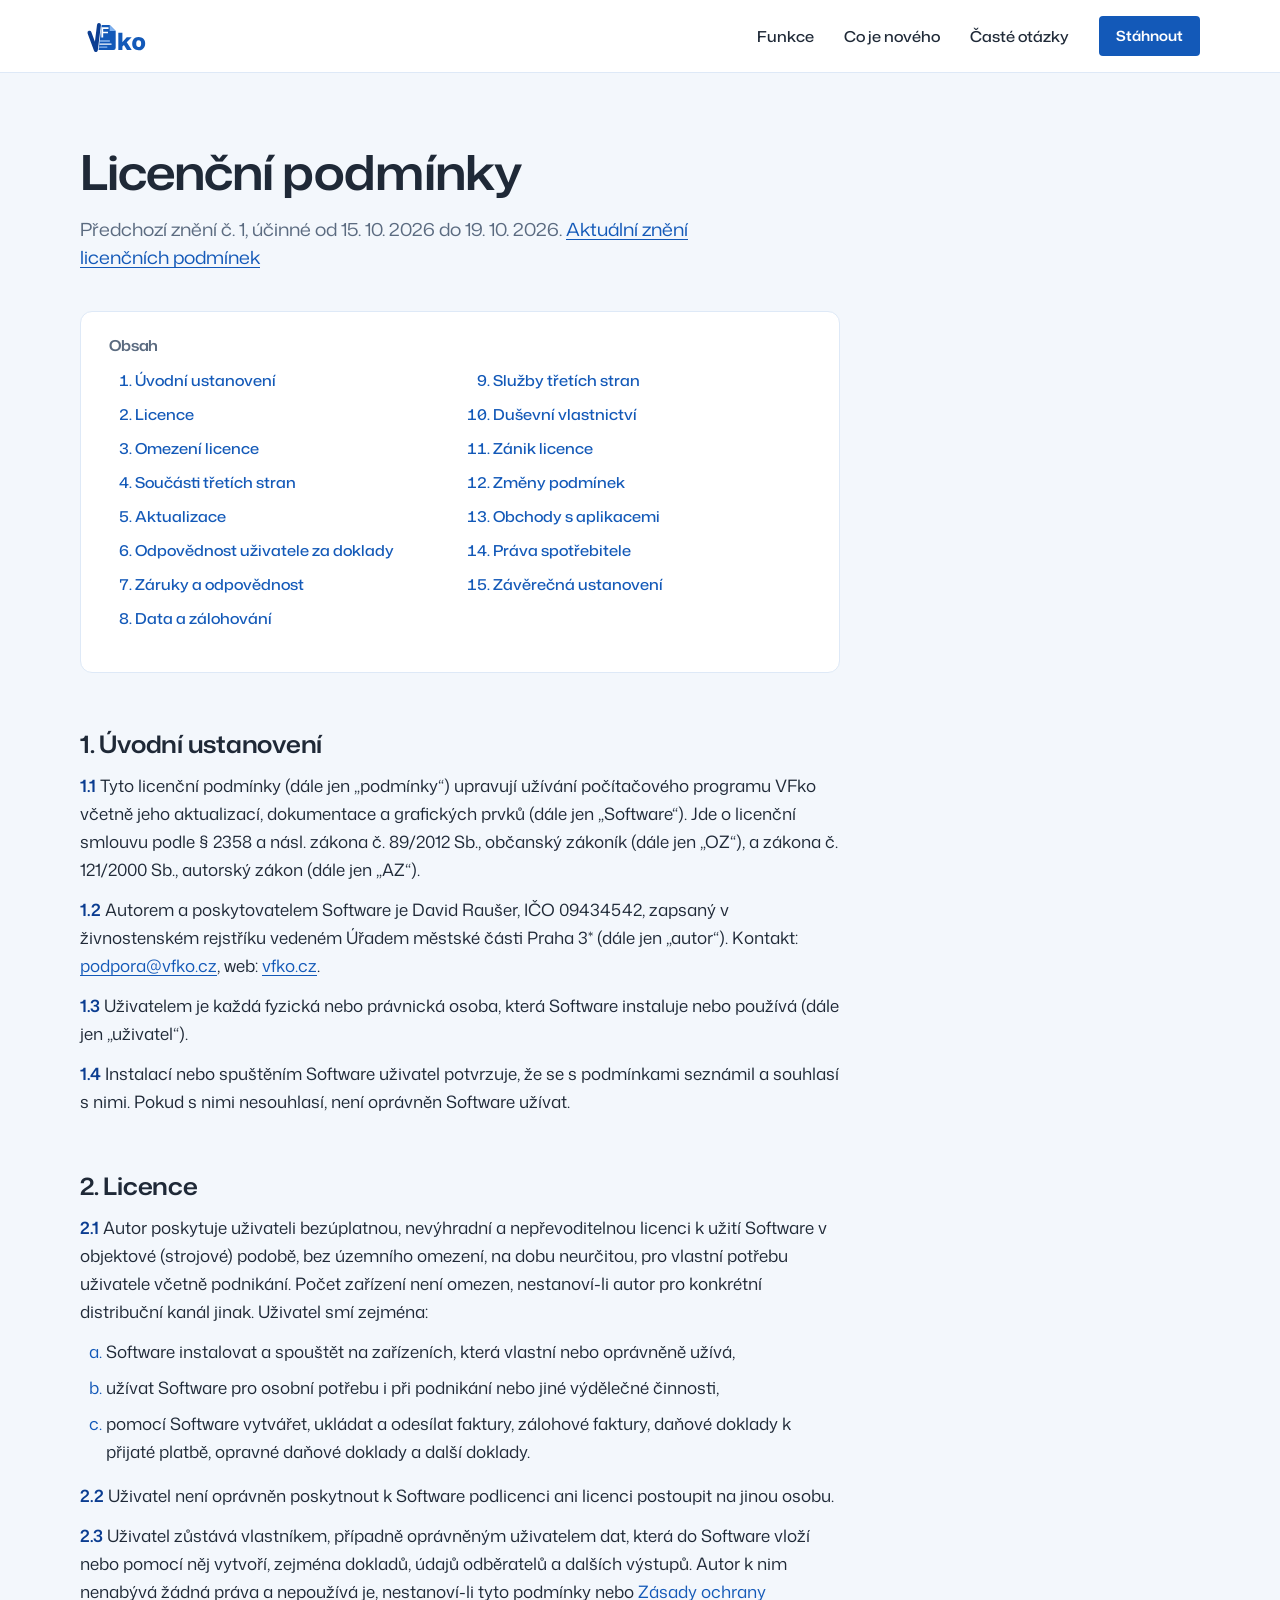
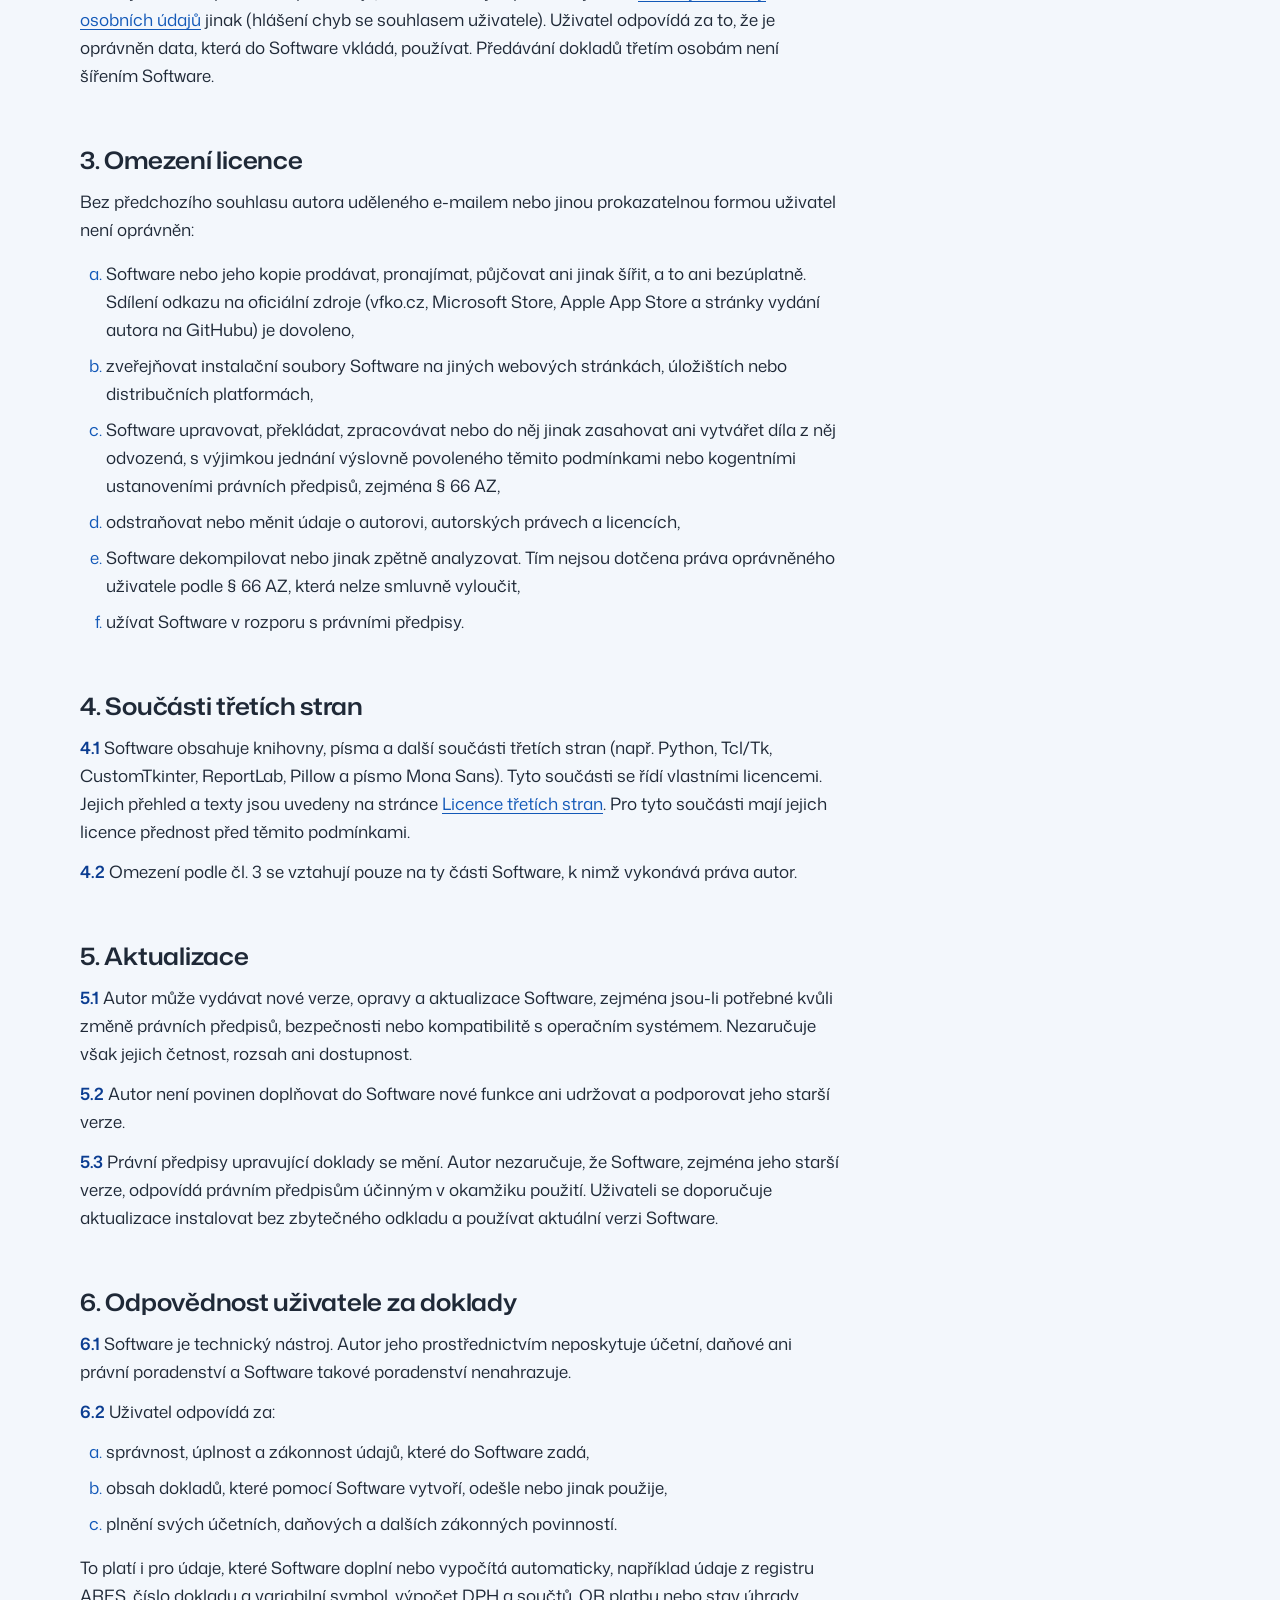
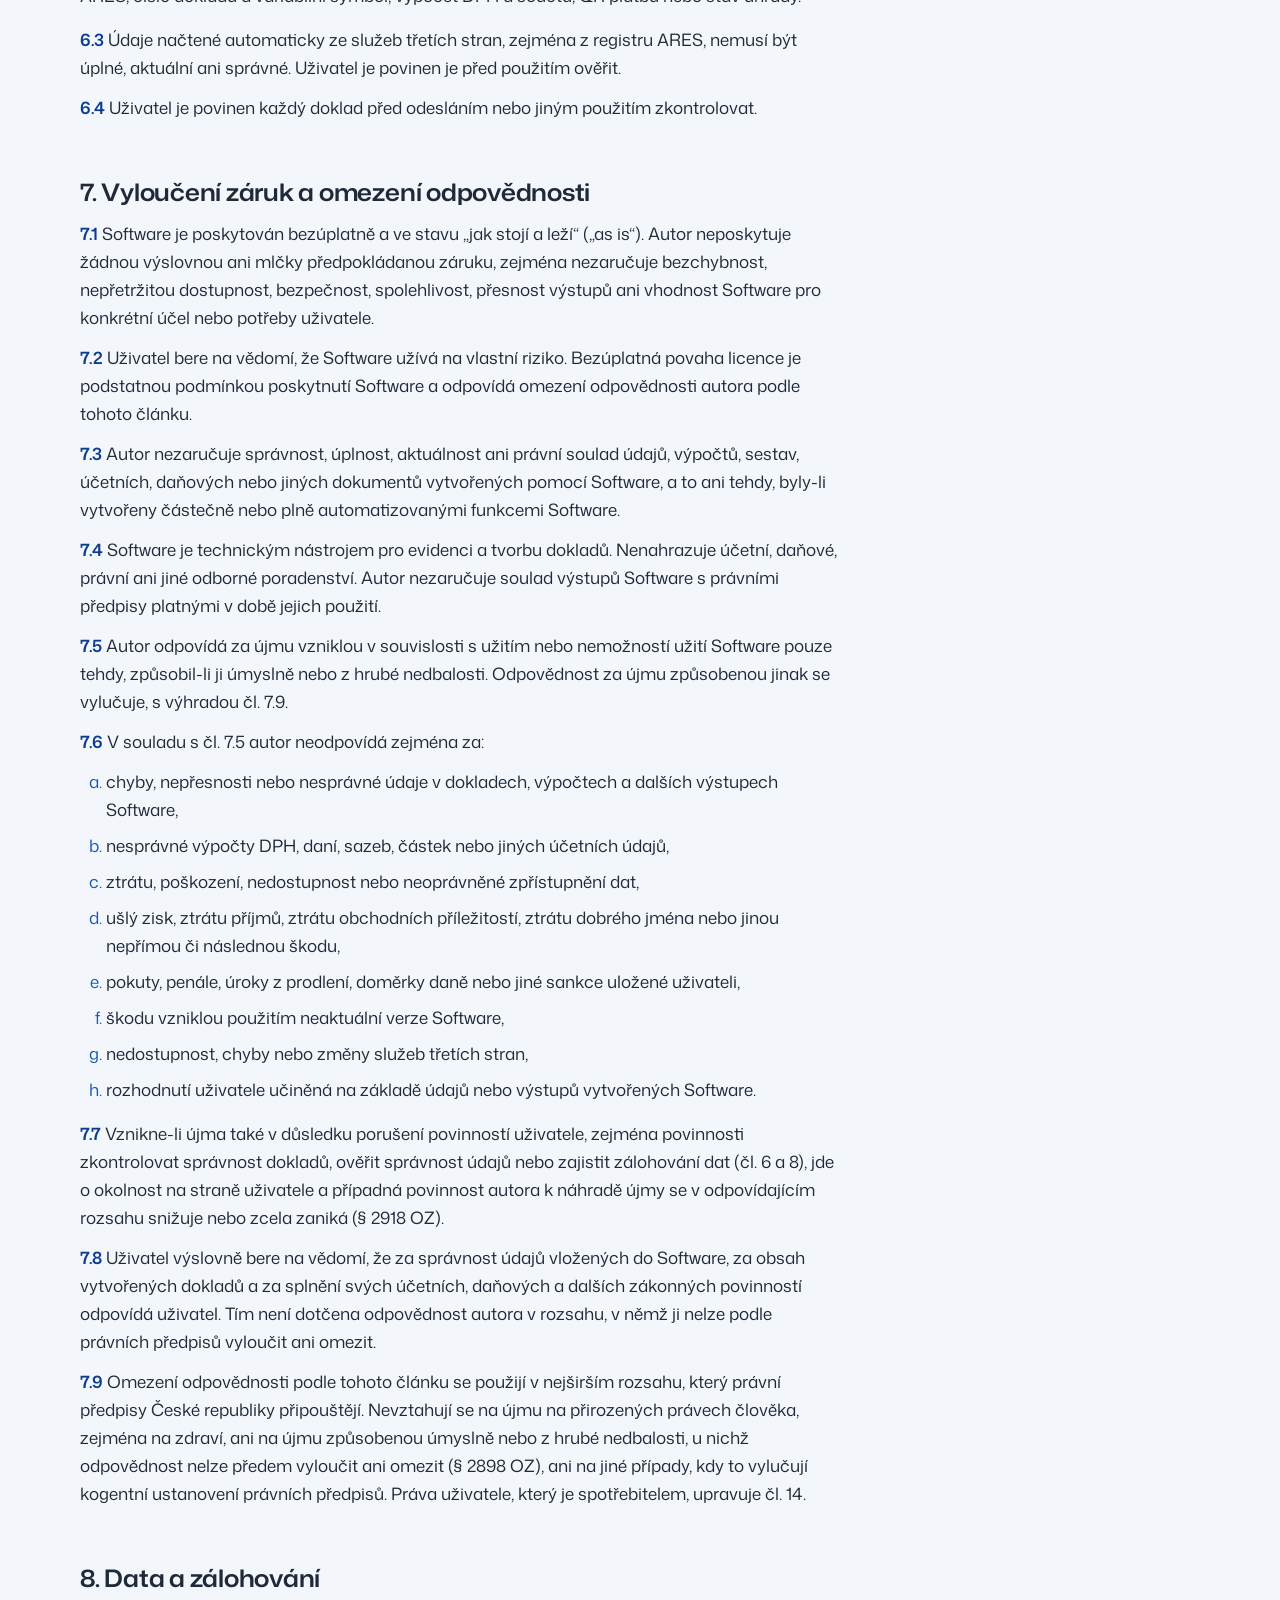
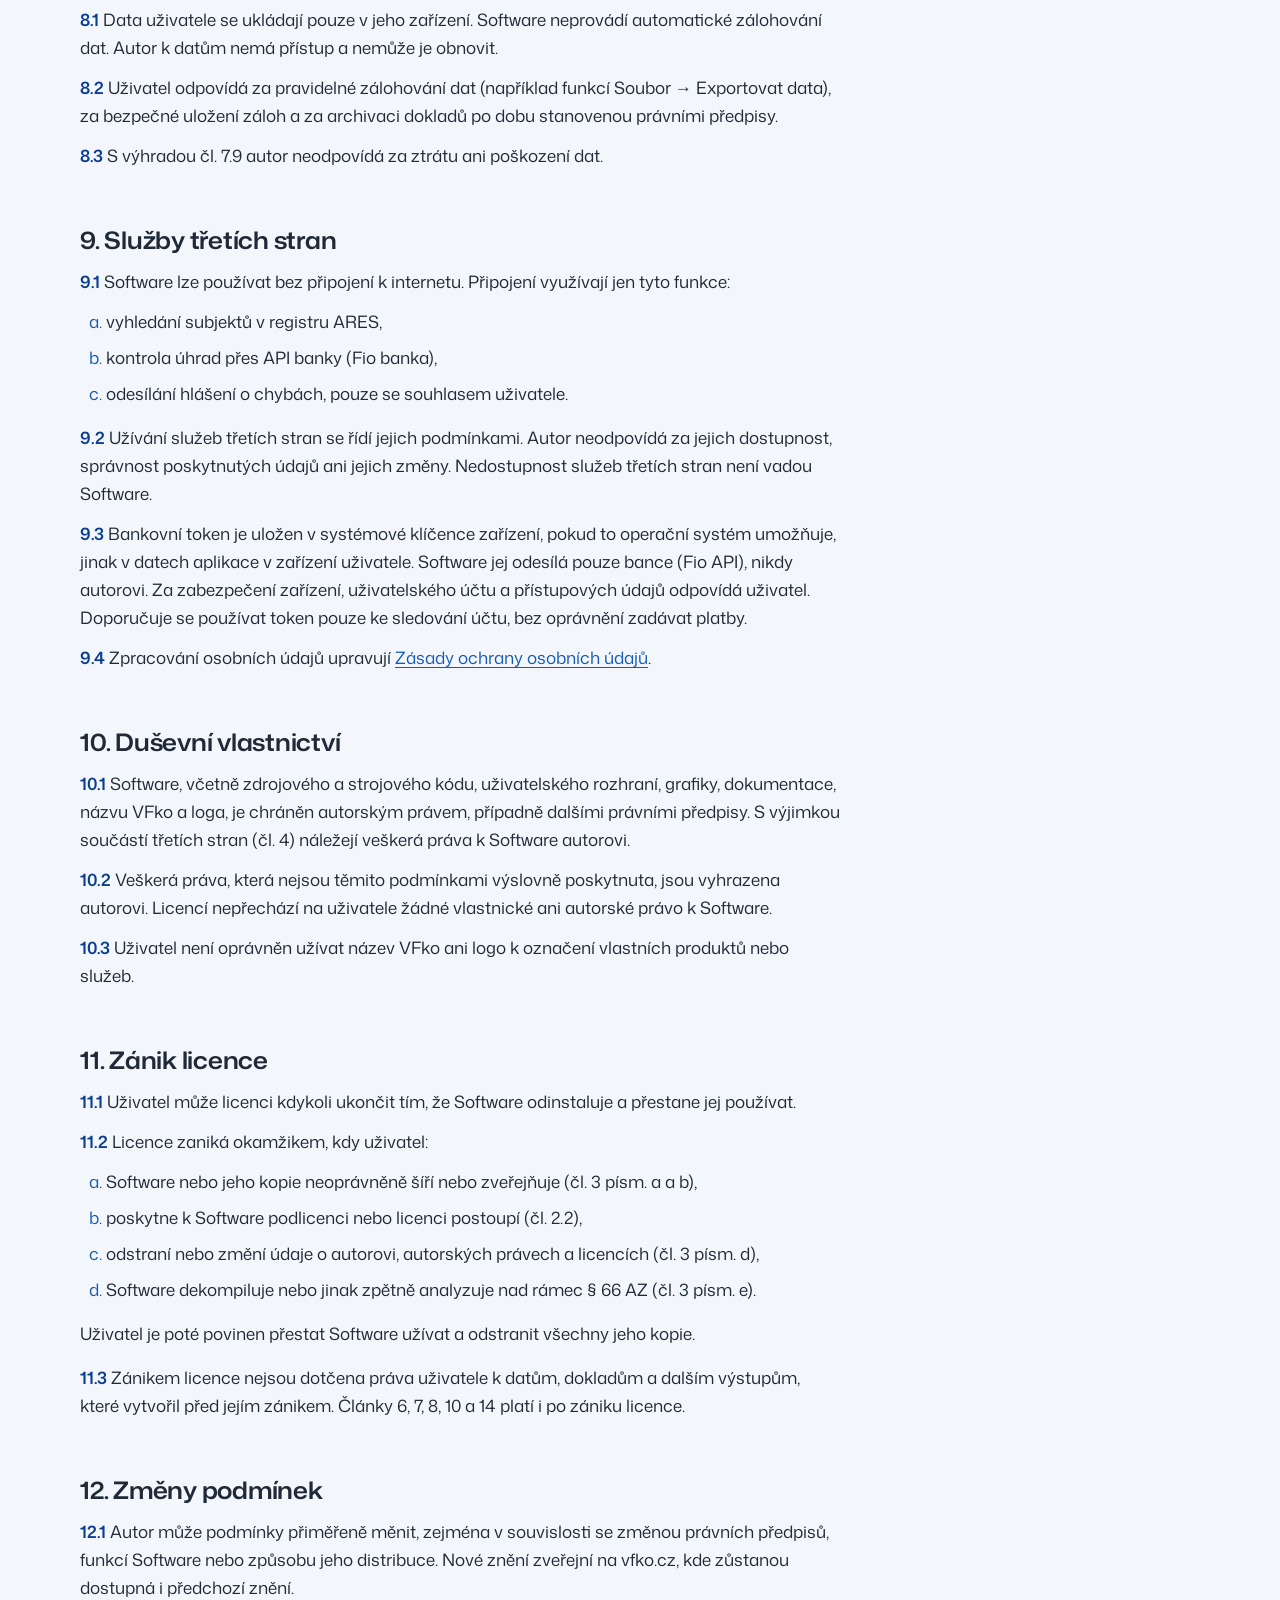
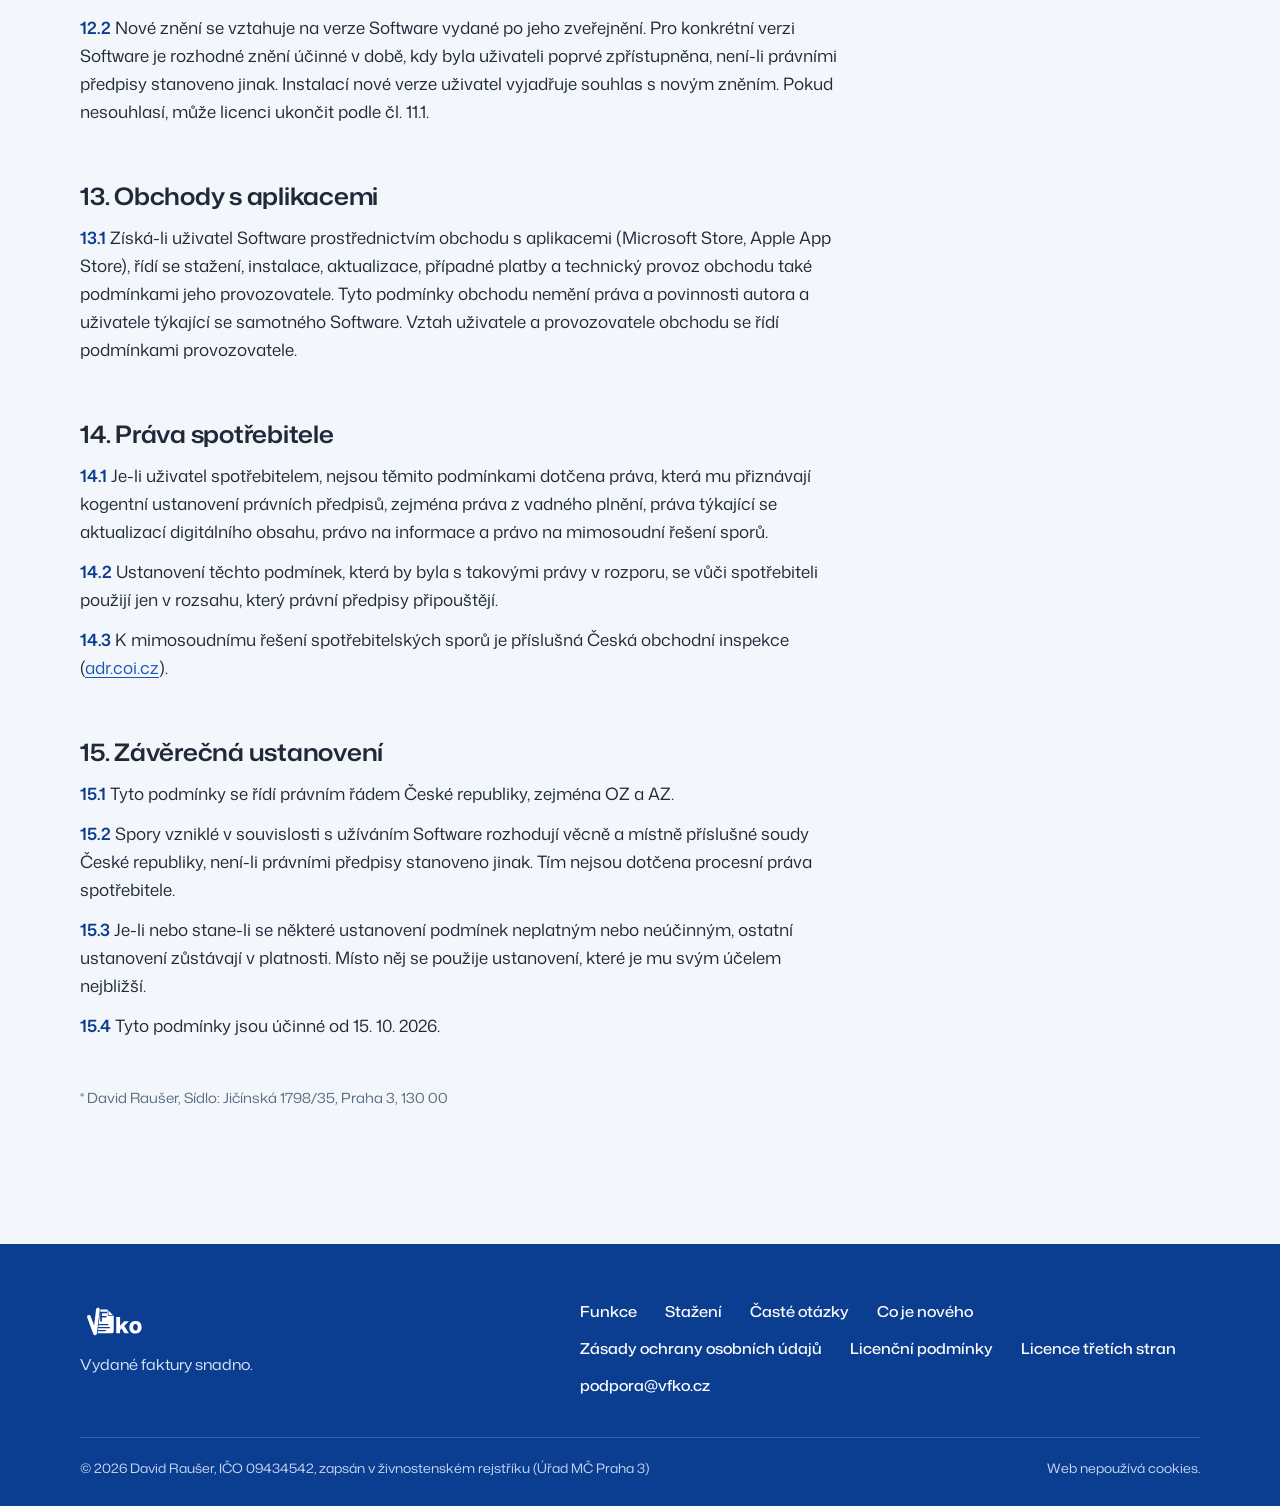
<file: licencni-podminky/2026-10-15/index.html>
<!doctype html>
<html lang="cs">
<head>
<meta charset="utf-8">
<meta name="viewport" content="width=device-width, initial-scale=1">
<title>Licenční podmínky (znění č. 1) – VFko</title>
<meta name="description" content="Licenční podmínky aplikace VFko: bezplatná licence pro osobní i podnikatelské užití, odpovědnost za doklady a ochrana autorských práv.">
<link rel="canonical" href="https://vfko.cz/licencni-podminky/2026-10-15/">
<meta name="robots" content="noindex">
<meta name="theme-color" content="#FFFFFF">
<link rel="icon" href="/favicon.ico" sizes="48x48">
<link rel="icon" href="/favicon.svg" type="image/svg+xml">
<link rel="apple-touch-icon" href="/apple-touch-icon.png">
<meta property="og:type" content="article">
<meta property="og:locale" content="cs_CZ">
<meta property="og:url" content="https://vfko.cz/licencni-podminky/2026-10-15/">
<meta property="og:title" content="Licenční podmínky – VFko">
<meta property="og:image" content="https://vfko.cz/og.png">
<link rel="stylesheet" href="/assets/styles.css">
</head>
<body>
<div class="page">
<a class="skip" href="#obsah">Přeskočit na obsah</a>

<header class="subhead">
  <div class="wrap">
    <nav class="nav" aria-label="Hlavní navigace">
      <a href="/" aria-label="VFko, úvodní stránka" style="display: flex; align-items: center;"><img src="/assets/img/logo-modry.svg" alt="VFko" width="140" height="42" style="height: 42px; width: auto; display: block;"></a>
      <div class="nav-links">
        <a class="nl" href="/#funkce">Funkce</a>
        <a class="nl" href="/co-je-noveho/">Co je nového</a>
        <a class="nl" href="/#faq">Časté otázky</a>
        <a class="btn btn-primary btn-sm" href="/#stazeni">Stáhnout</a>
      </div>
    </nav>
  </div>
</header>

<main id="obsah">
  <div class="wrap">
    <div class="doc-head">
      <h1>Licenční podmínky</h1>
      <p class="lead">Předchozí znění č. 1, účinné od 15. 10. 2026 do 19. 10. 2026. <a href="/licencni-podminky/">Aktuální znění licenčních podmínek</a></p>
    </div>

    <article class="doc prose">
      <nav class="toc" aria-labelledby="toc-h">
        <h2 id="toc-h">Obsah</h2>
        <ol>
          <li><a href="#uvod">Úvodní ustanovení</a></li>
          <li><a href="#licence">Licence</a></li>
          <li><a href="#omezeni">Omezení licence</a></li>
          <li><a href="#tretistrany">Součásti třetích stran</a></li>
          <li><a href="#aktualizace">Aktualizace</a></li>
          <li><a href="#doklady">Odpovědnost uživatele za doklady</a></li>
          <li><a href="#odpovednost">Záruky a odpovědnost</a></li>
          <li><a href="#data">Data a zálohování</a></li>
          <li><a href="#sluzby">Služby třetích stran</a></li>
          <li><a href="#dusevni">Duševní vlastnictví</a></li>
          <li><a href="#zanik">Zánik licence</a></li>
          <li><a href="#zmeny">Změny podmínek</a></li>
          <li><a href="#obchody">Obchody s aplikacemi</a></li>
          <li><a href="#spotrebitel">Práva spotřebitele</a></li>
          <li><a href="#zaver">Závěrečná ustanovení</a></li>
        </ol>
      </nav>

      <h2 id="uvod">1. Úvodní ustanovení</h2>
      <p class="odst"><b>1.1</b> Tyto licenční podmínky (dále jen „podmínky“) upravují užívání počítačového programu VFko včetně jeho aktualizací, dokumentace a grafických prvků (dále jen „Software“). Jde o licenční smlouvu podle § 2358 a násl. zákona č. 89/2012 Sb., občanský zákoník (dále jen „OZ“), a zákona č. 121/2000 Sb., autorský zákon (dále jen „AZ“).</p>
      <p class="odst"><b>1.2</b> Autorem a poskytovatelem Software je David Raušer, IČO 09434542, zapsaný v živnostenském rejstříku vedeném Úřadem městské části Praha 3* (dále jen „autor“). Kontakt: <a href="mailto:podpora@vfko.cz">podpora@vfko.cz</a>, web: <a href="https://vfko.cz">vfko.cz</a>.</p>
      <p class="odst"><b>1.3</b> Uživatelem je každá fyzická nebo právnická osoba, která Software instaluje nebo používá (dále jen „uživatel“).</p>
      <p class="odst"><b>1.4</b> Instalací nebo spuštěním Software uživatel potvrzuje, že se s podmínkami seznámil a souhlasí s nimi. Pokud s nimi nesouhlasí, není oprávněn Software užívat.</p>
      <h2 id="licence">2. Licence</h2>
      <p class="odst"><b>2.1</b> Autor poskytuje uživateli bezúplatnou, nevýhradní a nepřevoditelnou licenci k užití Software v objektové (strojové) podobě, bez územního omezení, na dobu neurčitou, pro vlastní potřebu uživatele včetně podnikání. Počet zařízení není omezen, nestanoví-li autor pro konkrétní distribuční kanál jinak. Uživatel smí zejména:</p>
      <ol type="a">
        <li>Software instalovat a spouštět na zařízeních, která vlastní nebo oprávněně užívá,</li>
        <li>užívat Software pro osobní potřebu i při podnikání nebo jiné výdělečné činnosti,</li>
        <li>pomocí Software vytvářet, ukládat a odesílat faktury, zálohové faktury, daňové doklady k přijaté platbě, opravné daňové doklady a další doklady.</li>
      </ol>
      <p class="odst"><b>2.2</b> Uživatel není oprávněn poskytnout k Software podlicenci ani licenci postoupit na jinou osobu.</p>
      <p class="odst"><b>2.3</b> Uživatel zůstává vlastníkem, případně oprávněným uživatelem dat, která do Software vloží nebo pomocí něj vytvoří, zejména dokladů, údajů odběratelů a dalších výstupů. Autor k nim nenabývá žádná práva a nepoužívá je, nestanoví-li tyto podmínky nebo <a href="/zasady/">Zásady ochrany osobních údajů</a> jinak (hlášení chyb se souhlasem uživatele). Uživatel odpovídá za to, že je oprávněn data, která do Software vkládá, používat. Předávání dokladů třetím osobám není šířením Software.</p>
      <h2 id="omezeni">3. Omezení licence</h2>
      <p>Bez předchozího souhlasu autora uděleného e-mailem nebo jinou prokazatelnou formou uživatel není oprávněn:</p>
      <ol type="a">
        <li>Software nebo jeho kopie prodávat, pronajímat, půjčovat ani jinak šířit, a to ani bezúplatně. Sdílení odkazu na oficiální zdroje (vfko.cz, Microsoft Store, Apple App Store a stránky vydání autora na GitHubu) je dovoleno,</li>
        <li>zveřejňovat instalační soubory Software na jiných webových stránkách, úložištích nebo distribučních platformách,</li>
        <li>Software upravovat, překládat, zpracovávat nebo do něj jinak zasahovat ani vytvářet díla z něj odvozená, s výjimkou jednání výslovně povoleného těmito podmínkami nebo kogentními ustanoveními právních předpisů, zejména § 66 AZ,</li>
        <li>odstraňovat nebo měnit údaje o autorovi, autorských právech a licencích,</li>
        <li>Software dekompilovat nebo jinak zpětně analyzovat. Tím nejsou dotčena práva oprávněného uživatele podle § 66 AZ, která nelze smluvně vyloučit,</li>
        <li>užívat Software v rozporu s právními předpisy.</li>
      </ol>
      <h2 id="tretistrany">4. Součásti třetích stran</h2>
      <p class="odst"><b>4.1</b> Software obsahuje knihovny, písma a další součásti třetích stran (např. Python, Tcl/Tk, CustomTkinter, ReportLab, Pillow a písmo Mona Sans). Tyto součásti se řídí vlastními licencemi. Jejich přehled a texty jsou uvedeny na stránce <a href="/licence-tretich-stran/">Licence třetích stran</a>. Pro tyto součásti mají jejich licence přednost před těmito podmínkami.</p>
      <p class="odst"><b>4.2</b> Omezení podle čl. 3 se vztahují pouze na ty části Software, k nimž vykonává práva autor.</p>
      <h2 id="aktualizace">5. Aktualizace</h2>
      <p class="odst"><b>5.1</b> Autor může vydávat nové verze, opravy a aktualizace Software, zejména jsou-li potřebné kvůli změně právních předpisů, bezpečnosti nebo kompatibilitě s operačním systémem. Nezaručuje však jejich četnost, rozsah ani dostupnost.</p>
      <p class="odst"><b>5.2</b> Autor není povinen doplňovat do Software nové funkce ani udržovat a podporovat jeho starší verze.</p>
      <p class="odst"><b>5.3</b> Právní předpisy upravující doklady se mění. Autor nezaručuje, že Software, zejména jeho starší verze, odpovídá právním předpisům účinným v okamžiku použití. Uživateli se doporučuje aktualizace instalovat bez zbytečného odkladu a používat aktuální verzi Software.</p>
      <h2 id="doklady">6. Odpovědnost uživatele za doklady</h2>
      <p class="odst"><b>6.1</b> Software je technický nástroj. Autor jeho prostřednictvím neposkytuje účetní, daňové ani právní poradenství a Software takové poradenství nenahrazuje.</p>
      <p class="odst"><b>6.2</b> Uživatel odpovídá za:</p>
      <ol type="a">
        <li>správnost, úplnost a zákonnost údajů, které do Software zadá,</li>
        <li>obsah dokladů, které pomocí Software vytvoří, odešle nebo jinak použije,</li>
        <li>plnění svých účetních, daňových a dalších zákonných povinností.</li>
      </ol>
      <p>To platí i pro údaje, které Software doplní nebo vypočítá automaticky, například údaje z registru ARES, číslo dokladu a variabilní symbol, výpočet DPH a součtů, QR platbu nebo stav úhrady.</p>
      <p class="odst"><b>6.3</b> Údaje načtené automaticky ze služeb třetích stran, zejména z registru ARES, nemusí být úplné, aktuální ani správné. Uživatel je povinen je před použitím ověřit.</p>
      <p class="odst"><b>6.4</b> Uživatel je povinen každý doklad před odesláním nebo jiným použitím zkontrolovat.</p>
      <h2 id="odpovednost">7. Vyloučení záruk a omezení odpovědnosti</h2>
      <p class="odst"><b>7.1</b> Software je poskytován bezúplatně a ve stavu „jak stojí a leží“ („as is“). Autor neposkytuje žádnou výslovnou ani mlčky předpokládanou záruku, zejména nezaručuje bezchybnost, nepřetržitou dostupnost, bezpečnost, spolehlivost, přesnost výstupů ani vhodnost Software pro konkrétní účel nebo potřeby uživatele.</p>
      <p class="odst"><b>7.2</b> Uživatel bere na vědomí, že Software užívá na vlastní riziko. Bezúplatná povaha licence je podstatnou podmínkou poskytnutí Software a odpovídá omezení odpovědnosti autora podle tohoto článku.</p>
      <p class="odst"><b>7.3</b> Autor nezaručuje správnost, úplnost, aktuálnost ani právní soulad údajů, výpočtů, sestav, účetních, daňových nebo jiných dokumentů vytvořených pomocí Software, a to ani tehdy, byly-li vytvořeny částečně nebo plně automatizovanými funkcemi Software.</p>
      <p class="odst"><b>7.4</b> Software je technickým nástrojem pro evidenci a tvorbu dokladů. Nenahrazuje účetní, daňové, právní ani jiné odborné poradenství. Autor nezaručuje soulad výstupů Software s právními předpisy platnými v době jejich použití.</p>
      <p class="odst"><b>7.5</b> Autor odpovídá za újmu vzniklou v souvislosti s užitím nebo nemožností užití Software pouze tehdy, způsobil-li ji úmyslně nebo z hrubé nedbalosti. Odpovědnost za újmu způsobenou jinak se vylučuje, s výhradou čl. 7.9.</p>
      <p class="odst"><b>7.6</b> V souladu s čl. 7.5 autor neodpovídá zejména za:</p>
      <ol type="a">
        <li>chyby, nepřesnosti nebo nesprávné údaje v dokladech, výpočtech a dalších výstupech Software,</li>
        <li>nesprávné výpočty DPH, daní, sazeb, částek nebo jiných účetních údajů,</li>
        <li>ztrátu, poškození, nedostupnost nebo neoprávněné zpřístupnění dat,</li>
        <li>ušlý zisk, ztrátu příjmů, ztrátu obchodních příležitostí, ztrátu dobrého jména nebo jinou nepřímou či následnou škodu,</li>
        <li>pokuty, penále, úroky z prodlení, doměrky daně nebo jiné sankce uložené uživateli,</li>
        <li>škodu vzniklou použitím neaktuální verze Software,</li>
        <li>nedostupnost, chyby nebo změny služeb třetích stran,</li>
        <li>rozhodnutí uživatele učiněná na základě údajů nebo výstupů vytvořených Software.</li>
      </ol>
      <p class="odst"><b>7.7</b> Vznikne-li újma také v důsledku porušení povinností uživatele, zejména povinnosti zkontrolovat správnost dokladů, ověřit správnost údajů nebo zajistit zálohování dat (čl. 6 a 8), jde o okolnost na straně uživatele a případná povinnost autora k náhradě újmy se v odpovídajícím rozsahu snižuje nebo zcela zaniká (§ 2918 OZ).</p>
      <p class="odst"><b>7.8</b> Uživatel výslovně bere na vědomí, že za správnost údajů vložených do Software, za obsah vytvořených dokladů a za splnění svých účetních, daňových a dalších zákonných povinností odpovídá uživatel. Tím není dotčena odpovědnost autora v rozsahu, v němž ji nelze podle právních předpisů vyloučit ani omezit.</p>
      <p class="odst"><b>7.9</b> Omezení odpovědnosti podle tohoto článku se použijí v nejširším rozsahu, který právní předpisy České republiky připouštějí. Nevztahují se na újmu na přirozených právech člověka, zejména na zdraví, ani na újmu způsobenou úmyslně nebo z hrubé nedbalosti, u nichž odpovědnost nelze předem vyloučit ani omezit (§ 2898 OZ), ani na jiné případy, kdy to vylučují kogentní ustanovení právních předpisů. Práva uživatele, který je spotřebitelem, upravuje čl. 14.</p>
      <h2 id="data">8. Data a zálohování</h2>
      <p class="odst"><b>8.1</b> Data uživatele se ukládají pouze v jeho zařízení. Software neprovádí automatické zálohování dat. Autor k datům nemá přístup a nemůže je obnovit.</p>
      <p class="odst"><b>8.2</b> Uživatel odpovídá za pravidelné zálohování dat (například funkcí Soubor → Exportovat data), za bezpečné uložení záloh a za archivaci dokladů po dobu stanovenou právními předpisy.</p>
      <p class="odst"><b>8.3</b> S výhradou čl. 7.9 autor neodpovídá za ztrátu ani poškození dat.</p>
      <h2 id="sluzby">9. Služby třetích stran</h2>
      <p class="odst"><b>9.1</b> Software lze používat bez připojení k internetu. Připojení využívají jen tyto funkce:</p>
      <ol type="a">
        <li>vyhledání subjektů v registru ARES,</li>
        <li>kontrola úhrad přes API banky (Fio banka),</li>
        <li>odesílání hlášení o chybách, pouze se souhlasem uživatele.</li>
      </ol>
      <p class="odst"><b>9.2</b> Užívání služeb třetích stran se řídí jejich podmínkami. Autor neodpovídá za jejich dostupnost, správnost poskytnutých údajů ani jejich změny. Nedostupnost služeb třetích stran není vadou Software.</p>
      <p class="odst"><b>9.3</b> Bankovní token je uložen v systémové klíčence zařízení, pokud to operační systém umožňuje, jinak v datech aplikace v zařízení uživatele. Software jej odesílá pouze bance (Fio API), nikdy autorovi. Za zabezpečení zařízení, uživatelského účtu a přístupových údajů odpovídá uživatel. Doporučuje se používat token pouze ke sledování účtu, bez oprávnění zadávat platby.</p>
      <p class="odst"><b>9.4</b> Zpracování osobních údajů upravují <a href="/zasady/">Zásady ochrany osobních údajů</a>.</p>
      <h2 id="dusevni">10. Duševní vlastnictví</h2>
      <p class="odst"><b>10.1</b> Software, včetně zdrojového a strojového kódu, uživatelského rozhraní, grafiky, dokumentace, názvu VFko a loga, je chráněn autorským právem, případně dalšími právními předpisy. S výjimkou součástí třetích stran (čl. 4) náležejí veškerá práva k Software autorovi.</p>
      <p class="odst"><b>10.2</b> Veškerá práva, která nejsou těmito podmínkami výslovně poskytnuta, jsou vyhrazena autorovi. Licencí nepřechází na uživatele žádné vlastnické ani autorské právo k Software.</p>
      <p class="odst"><b>10.3</b> Uživatel není oprávněn užívat název VFko ani logo k označení vlastních produktů nebo služeb.</p>
      <h2 id="zanik">11. Zánik licence</h2>
      <p class="odst"><b>11.1</b> Uživatel může licenci kdykoli ukončit tím, že Software odinstaluje a přestane jej používat.</p>
      <p class="odst"><b>11.2</b> Licence zaniká okamžikem, kdy uživatel:</p>
      <ol type="a">
        <li>Software nebo jeho kopie neoprávněně šíří nebo zveřejňuje (čl. 3 písm. a a b),</li>
        <li>poskytne k Software podlicenci nebo licenci postoupí (čl. 2.2),</li>
        <li>odstraní nebo změní údaje o autorovi, autorských právech a licencích (čl. 3 písm. d),</li>
        <li>Software dekompiluje nebo jinak zpětně analyzuje nad rámec § 66 AZ (čl. 3 písm. e).</li>
      </ol>
      <p>Uživatel je poté povinen přestat Software užívat a odstranit všechny jeho kopie.</p>
      <p class="odst"><b>11.3</b> Zánikem licence nejsou dotčena práva uživatele k datům, dokladům a dalším výstupům, které vytvořil před jejím zánikem. Články 6, 7, 8, 10 a 14 platí i po zániku licence.</p>
      <h2 id="zmeny">12. Změny podmínek</h2>
      <p class="odst"><b>12.1</b> Autor může podmínky přiměřeně měnit, zejména v souvislosti se změnou právních předpisů, funkcí Software nebo způsobu jeho distribuce. Nové znění zveřejní na vfko.cz, kde zůstanou dostupná i předchozí znění.</p>
      <p class="odst"><b>12.2</b> Nové znění se vztahuje na verze Software vydané po jeho zveřejnění. Pro konkrétní verzi Software je rozhodné znění účinné v době, kdy byla uživateli poprvé zpřístupněna, není-li právními předpisy stanoveno jinak. Instalací nové verze uživatel vyjadřuje souhlas s novým zněním. Pokud nesouhlasí, může licenci ukončit podle čl. 11.1.</p>
      <h2 id="obchody">13. Obchody s aplikacemi</h2>
      <p class="odst"><b>13.1</b> Získá-li uživatel Software prostřednictvím obchodu s aplikacemi (Microsoft Store, Apple App Store), řídí se stažení, instalace, aktualizace, případné platby a technický provoz obchodu také podmínkami jeho provozovatele. Tyto podmínky obchodu nemění práva a povinnosti autora a uživatele týkající se samotného Software. Vztah uživatele a provozovatele obchodu se řídí podmínkami provozovatele.</p>
      <!-- 13.2 Apple App Store – zapnout před vydáním v Apple App Store (Apple vyžaduje adresu a TELEFON):
      <p class="odst"><b>13.2</b> Získá-li uživatel Software z Apple App Store, platí navíc následující ustanovení. V případě rozporu mají přednost před ostatními ustanoveními těchto podmínek.</p>
      <ol type="a">
        <li><strong>Smluvní strany.</strong> Tyto podmínky jsou uzavřeny pouze mezi autorem a uživatelem, nikoli se společností Apple Inc. ani jejími dceřinými společnostmi (dále jen „Apple“). Za Software a jeho obsah odpovídá výhradně autor.</li>
        <li><strong>Rozsah licence.</strong> Licence je nepřevoditelná a opravňuje uživatele užívat Software na zařízeních Mac, která vlastní nebo ovládá, v rozsahu Pravidel užívání (Usage Rules) podle podmínek Apple App Store. Software mohou užívat i další účty propojené s účtem uživatele prostřednictvím Rodinného sdílení nebo hromadného nákupu. Nic v těchto podmínkách nedovoluje užívání v širším rozsahu, než připouštějí Pravidla užívání.</li>
        <li><strong>Údržba a podpora.</strong> Za případnou údržbu a podporu Software odpovídá výhradně autor, a to v rozsahu těchto podmínek nebo právních předpisů. Apple nemá vůči Software žádnou povinnost poskytovat údržbu ani podporu.</li>
        <li><strong>Záruka.</strong> Za případné záruky, výslovné i vyplývající z právních předpisů, odpovídá výhradně autor, pokud nebyly účinně vyloučeny. Neodpovídá-li Software takové záruce, může to uživatel oznámit společnosti Apple a ta mu vrátí kupní cenu Software, byla-li nějaká zaplacena. V nejširším rozsahu, který právní předpisy připouštějí, nemá Apple k Software žádnou další záruční povinnost. Za ostatní nároky, ztráty, závazky, škody, náklady a výdaje vyplývající z nesouladu se zárukou odpovídá výhradně autor, a to v rozsahu čl. 7.</li>
        <li><strong>Nároky související se Software.</strong> Nároky uživatele nebo třetích osob týkající se Software nebo jeho držení či užívání vyřizuje autor, nikoli Apple, zejména (i) nároky z odpovědnosti za výrobek, (ii) nároky, že Software nesplňuje požadavky právních nebo regulatorních předpisů, a (iii) nároky podle předpisů na ochranu spotřebitele, ochranu soukromí nebo obdobných předpisů. Tyto podmínky neomezují odpovědnost autora vůči uživateli nad rámec, který právní předpisy připouštějí.</li>
        <li><strong>Duševní vlastnictví.</strong> Tvrdí-li třetí osoba, že Software nebo jeho držení či užívání porušuje její práva duševního vlastnictví, odpovídá za prošetření, obranu, urovnání a vypořádání takového nároku výhradně autor, nikoli Apple.</li>
        <li><strong>Dodržování předpisů.</strong> Uživatel prohlašuje a zaručuje, že (i) se nenachází v zemi, na kterou vláda USA uvalila embargo nebo kterou označila za zemi podporující terorismus, a (ii) není uveden na žádném seznamu zakázaných nebo omezených osob vlády USA.</li>
        <li><strong>Kontakt.</strong> Dotazy, stížnosti a nároky týkající se Software směřujte autorovi: David Raušer, Jičínská 1798/35, 130 00 Praha 3, tel. [DOPLNIT], e-mail podpora@vfko.cz.</li>
        <li><strong>Podmínky třetích stran.</strong> Při užívání Software je uživatel povinen dodržovat podmínky třetích stran, které se na něj vztahují, například podmínky banky pro používání jejího API.</li>
        <li><strong>Apple jako oprávněná třetí strana.</strong> Apple a jeho dceřiné společnosti jsou oprávněnými třetími stranami těchto podmínek (§ 1767 OZ). Přijetím podmínek uživatelem získává Apple právo, a má se za to, že je přijal, vymáhat tyto podmínky vůči uživateli.</li>
      </ol>
      -->
      <h2 id="spotrebitel">14. Práva spotřebitele</h2>
      <p class="odst"><b>14.1</b> Je-li uživatel spotřebitelem, nejsou těmito podmínkami dotčena práva, která mu přiznávají kogentní ustanovení právních předpisů, zejména práva z vadného plnění, práva týkající se aktualizací digitálního obsahu, právo na informace a právo na mimosoudní řešení sporů.</p>
      <p class="odst"><b>14.2</b> Ustanovení těchto podmínek, která by byla s takovými právy v rozporu, se vůči spotřebiteli použijí jen v rozsahu, který právní předpisy připouštějí.</p>
      <p class="odst"><b>14.3</b> K mimosoudnímu řešení spotřebitelských sporů je příslušná Česká obchodní inspekce (<a href="https://adr.coi.cz" rel="noopener">adr.coi.cz</a>).</p>
      <h2 id="zaver">15. Závěrečná ustanovení</h2>
      <p class="odst"><b>15.1</b> Tyto podmínky se řídí právním řádem České republiky, zejména OZ a AZ.</p>
      <p class="odst"><b>15.2</b> Spory vzniklé v souvislosti s užíváním Software rozhodují věcně a místně příslušné soudy České republiky, není-li právními předpisy stanoveno jinak. Tím nejsou dotčena procesní práva spotřebitele.</p>
      <p class="odst"><b>15.3</b> Je-li nebo stane-li se některé ustanovení podmínek neplatným nebo neúčinným, ostatní ustanovení zůstávají v platnosti. Místo něj se použije ustanovení, které je mu svým účelem nejbližší.</p>
      <p class="odst"><b>15.4</b> Tyto podmínky jsou účinné od 15. 10. 2026.</p>
      <p class="meta" style="margin-top: 48px;">* David Raušer, Sídlo: Jičínská 1798/35, Praha 3, 130 00</p>
    </article>
  </div>
</main>

<footer class="footer">
  <div class="wrap">
    <div class="foot-top">
      <div class="foot-brand">
        <img src="/assets/img/logo-bily.svg" alt="VFko" width="100" height="30" loading="lazy">
        <p>Vydané faktury snadno.</p>
      </div>
      <ul class="foot-links">
        <li><a href="/#funkce">Funkce</a></li>
        <li><a href="/#stazeni">Stažení</a></li>
        <li><a href="/#faq">Časté otázky</a></li>
        <li><a href="/co-je-noveho/">Co je nového</a></li>
        <li><a href="/zasady/">Zásady ochrany osobních údajů</a></li>
        <li><a href="/licencni-podminky/">Licenční podmínky</a></li>
        <li><a href="/licence-tretich-stran/">Licence třetích stran</a></li>
        <li><a href="mailto:podpora@vfko.cz">podpora@vfko.cz</a></li>
      </ul>
    </div>
    <div class="foot-bottom">
      <span>© 2026 David Raušer, IČO 09434542, zapsán v živnostenském rejstříku (Úřad MČ Praha 3)</span>
      <span>Web nepoužívá cookies.</span>
    </div>
  </div>
</footer>
</div>
</body>
</html>
</file>
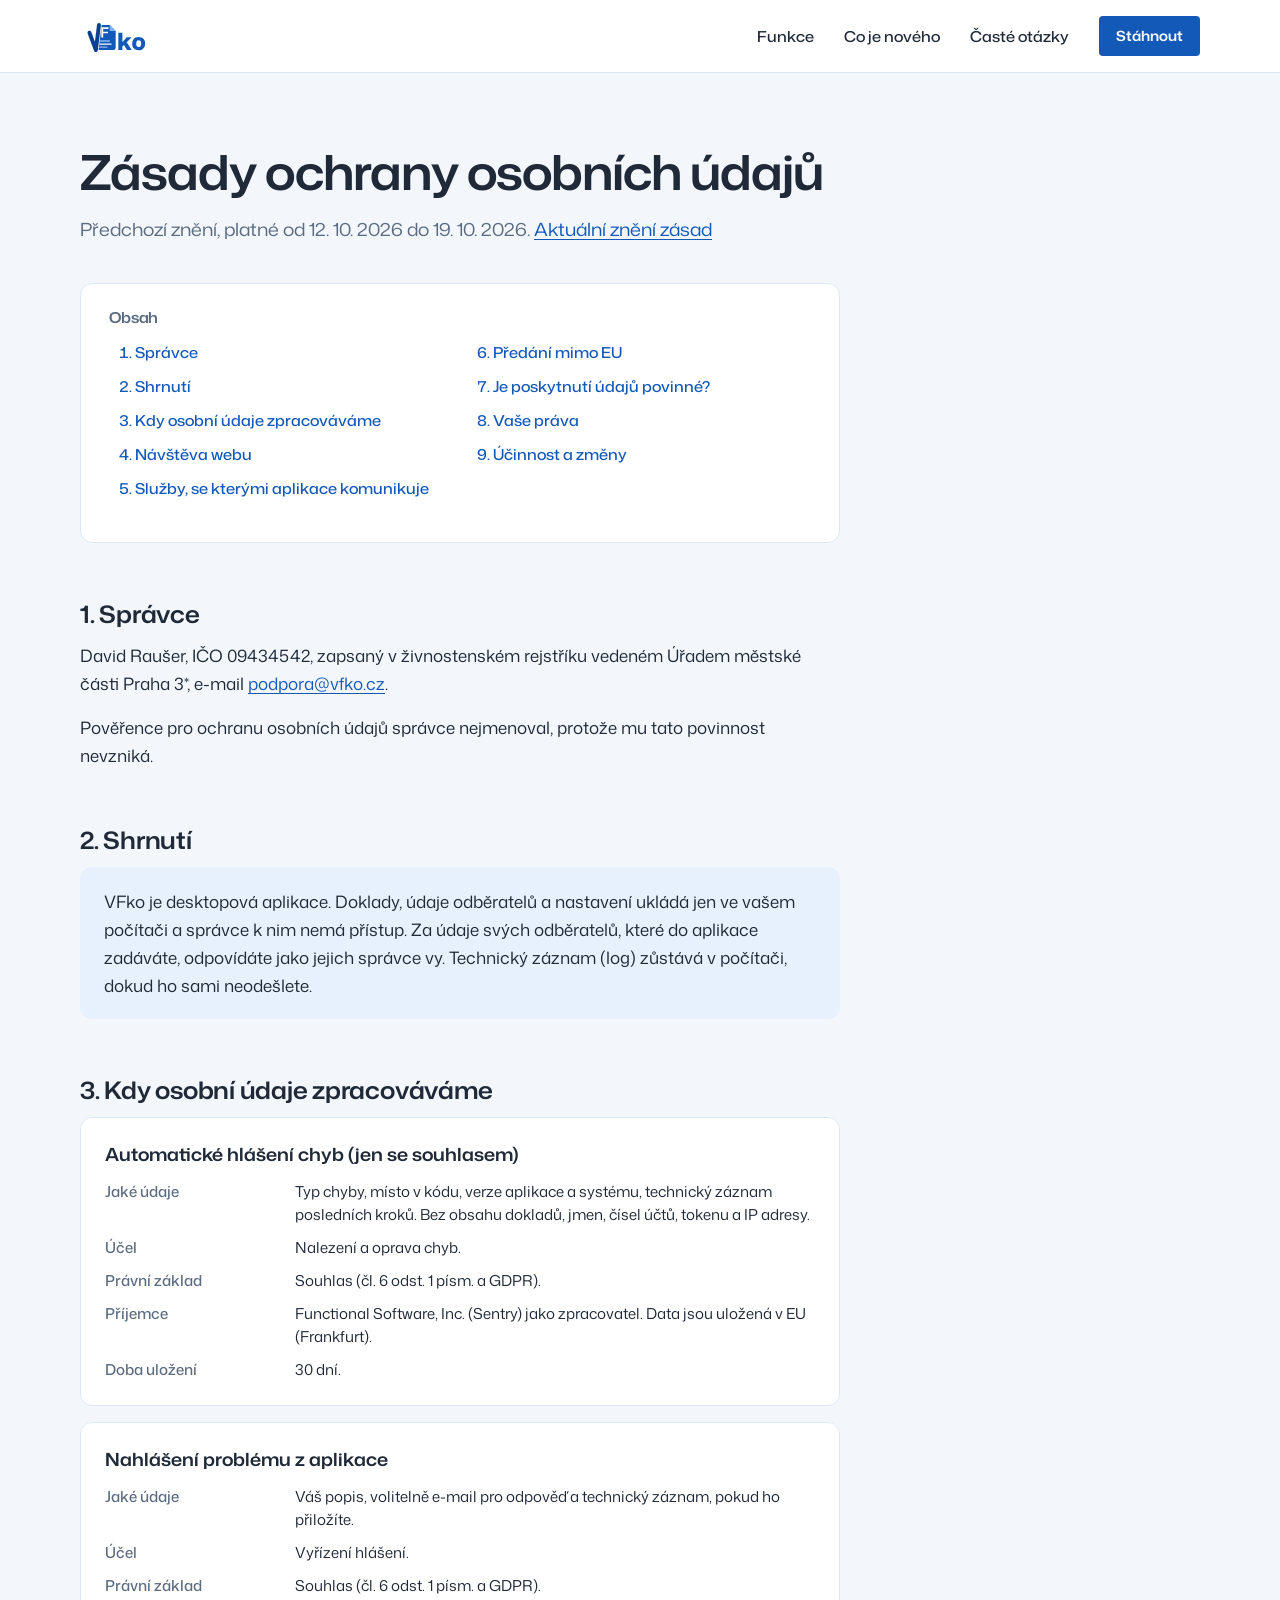
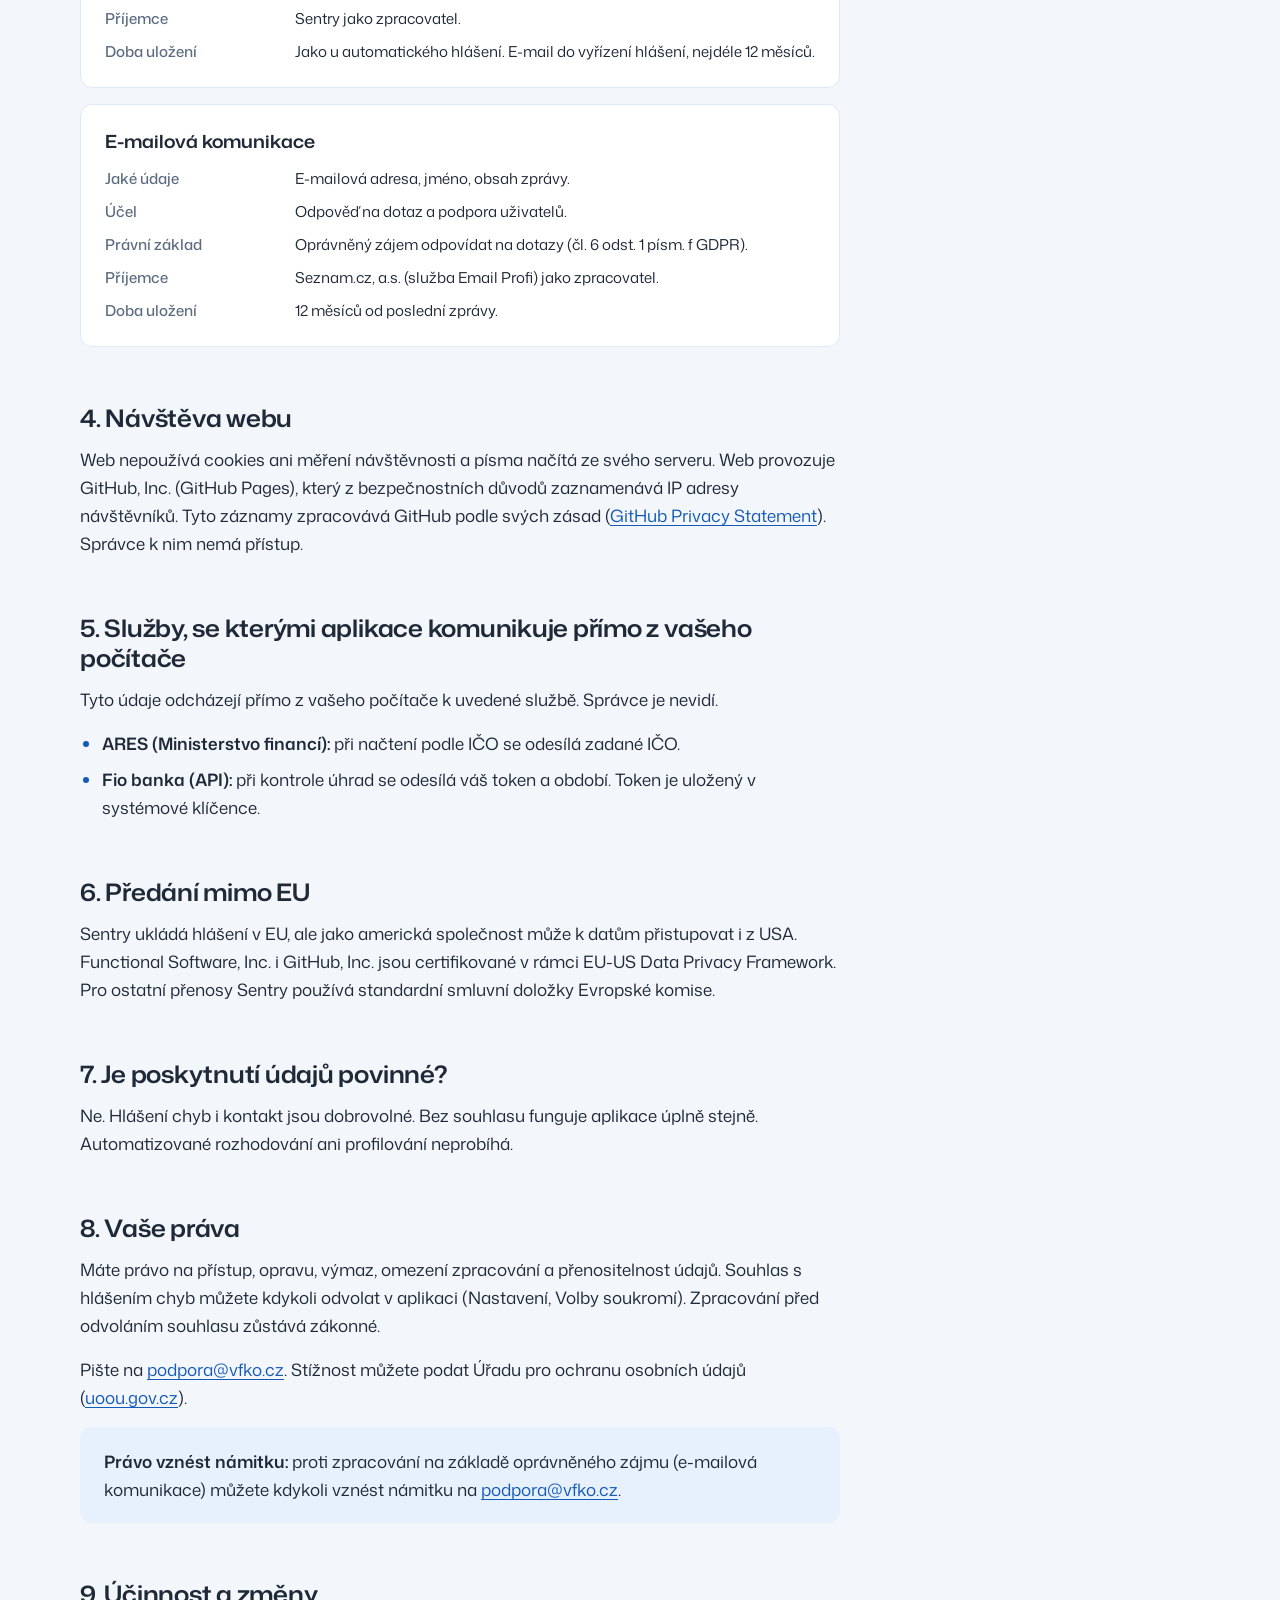
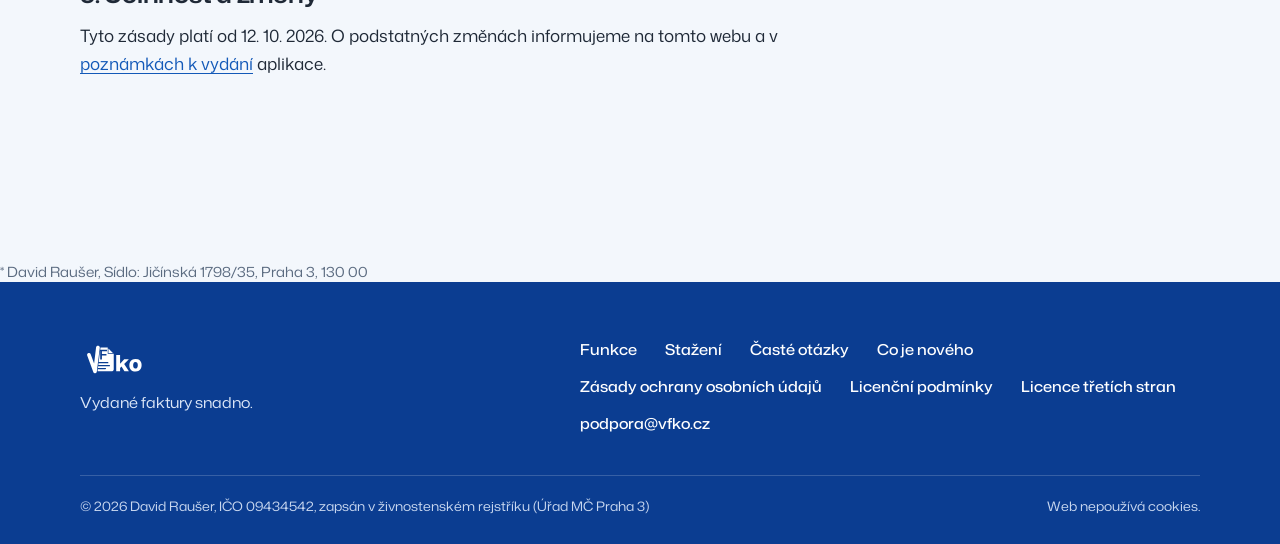
<file: zasady/2026-10-12/index.html>
<!doctype html>
<html lang="cs">
<head>
<meta charset="utf-8">
<meta name="viewport" content="width=device-width, initial-scale=1">
<title>Zásady ochrany osobních údajů (předchozí znění) – VFko</title>
<meta name="description" content="Jak VFko zachází s osobními údaji: data dokladů zůstávají ve vašem počítači, hlášení chyb jen se souhlasem.">
<link rel="canonical" href="https://vfko.cz/zasady/2026-10-12/">
<meta name="robots" content="noindex">
<meta name="theme-color" content="#FFFFFF">
<link rel="icon" href="/favicon.ico" sizes="48x48">
<link rel="icon" href="/favicon.svg" type="image/svg+xml">
<link rel="apple-touch-icon" href="/apple-touch-icon.png">
<meta property="og:type" content="article">
<meta property="og:locale" content="cs_CZ">
<meta property="og:url" content="https://vfko.cz/zasady/2026-10-12/">
<meta property="og:title" content="Zásady ochrany osobních údajů – VFko">
<meta property="og:image" content="https://vfko.cz/og.png">
<link rel="stylesheet" href="/assets/styles.css">
</head>
<body>
<div class="page">
<a class="skip" href="#obsah">Přeskočit na obsah</a>

<header class="subhead">
  <div class="wrap">
    <nav class="nav" aria-label="Hlavní navigace">
      <a href="/" aria-label="VFko, úvodní stránka" style="display: flex; align-items: center;"><img src="/assets/img/logo-modry.svg" alt="VFko" width="140" height="42" style="height: 42px; width: auto; display: block;"></a>
      <div class="nav-links">
        <a class="nl" href="/#funkce">Funkce</a>
        <a class="nl" href="/co-je-noveho/">Co je nového</a>
        <a class="nl" href="/#faq">Časté otázky</a>
        <a class="btn btn-primary btn-sm" href="/#stazeni">Stáhnout</a>
      </div>
    </nav>
  </div>
</header>

<main id="obsah">
  <div class="wrap">
    <div class="doc-head">
      <h1>Zásady ochrany osobních údajů</h1>
      <p class="lead">Předchozí znění, platné od 12. 10. 2026 do 19. 10. 2026. <a href="/zasady/">Aktuální znění zásad</a></p>
    </div>

    <article class="doc prose">
      <nav class="toc" aria-labelledby="toc-h">
        <h2 id="toc-h">Obsah</h2>
        <ol>
          <li><a href="#spravce">Správce</a></li>
          <li><a href="#shrnuti">Shrnutí</a></li>
          <li><a href="#zpracovani">Kdy osobní údaje zpracováváme</a></li>
          <li><a href="#web">Návštěva webu</a></li>
          <li><a href="#sluzby">Služby, se kterými aplikace komunikuje</a></li>
          <li><a href="#predani">Předání mimo EU</a></li>
          <li><a href="#povinnost">Je poskytnutí údajů povinné?</a></li>
          <li><a href="#prava">Vaše práva</a></li>
          <li><a href="#zmeny">Účinnost a změny</a></li>
        </ol>
      </nav>

      <h2 id="spravce">1. Správce</h2>
      <p>David Raušer, IČO 09434542, zapsaný v živnostenském rejstříku vedeném Úřadem městské části Praha 3*, e-mail <a href="mailto:podpora@vfko.cz">podpora@vfko.cz</a>.</p>
      <p>Pověřence pro ochranu osobních údajů správce nejmenoval, protože mu tato povinnost nevzniká.</p>

      <h2 id="shrnuti">2. Shrnutí</h2>
      <div class="note">
        <p>VFko je desktopová aplikace. Doklady, údaje odběratelů a nastavení ukládá jen ve vašem počítači a správce k nim nemá přístup. Za údaje svých odběratelů, které do aplikace zadáváte, odpovídáte jako jejich správce vy. Technický záznam (log) zůstává v počítači, dokud ho sami neodešlete.</p>
      </div>

      <h2 id="zpracovani">3. Kdy osobní údaje zpracováváme</h2>
      <div class="proc">
        <article>
          <h3>Automatické hlášení chyb (jen se souhlasem)</h3>
          <dl>
            <dt>Jaké údaje</dt><dd>Typ chyby, místo v kódu, verze aplikace a systému, technický záznam posledních kroků. Bez obsahu dokladů, jmen, čísel účtů, tokenu a IP adresy.</dd>
            <dt>Účel</dt><dd>Nalezení a oprava chyb.</dd>
            <dt>Právní základ</dt><dd>Souhlas (čl. 6 odst. 1 písm. a GDPR).</dd>
            <dt>Příjemce</dt><dd>Functional Software, Inc. (Sentry) jako zpracovatel. Data jsou uložená v EU (Frankfurt).</dd>
            <dt>Doba uložení</dt><dd>30 dní.</dd>
          </dl>
        </article>
        <article>
          <h3>Nahlášení problému z aplikace</h3>
          <dl>
            <dt>Jaké údaje</dt><dd>Váš popis, volitelně e-mail pro odpověď a technický záznam, pokud ho přiložíte.</dd>
            <dt>Účel</dt><dd>Vyřízení hlášení.</dd>
            <dt>Právní základ</dt><dd>Souhlas (čl. 6 odst. 1 písm. a GDPR).</dd>
            <dt>Příjemce</dt><dd>Sentry jako zpracovatel.</dd>
            <dt>Doba uložení</dt><dd>Jako u automatického hlášení. E-mail do vyřízení hlášení, nejdéle 12 měsíců.</dd>
          </dl>
        </article>
        <article>
          <h3>E-mailová komunikace</h3>
          <dl>
            <dt>Jaké údaje</dt><dd>E-mailová adresa, jméno, obsah zprávy.</dd>
            <dt>Účel</dt><dd>Odpověď na dotaz a podpora uživatelů.</dd>
            <dt>Právní základ</dt><dd>Oprávněný zájem odpovídat na dotazy (čl. 6 odst. 1 písm. f GDPR).</dd>
            <dt>Příjemce</dt><dd>Seznam.cz, a.s. (služba Email Profi) jako zpracovatel.</dd>
            <dt>Doba uložení</dt><dd>12 měsíců od poslední zprávy.</dd>
          </dl>
        </article>
      </div>

      <h2 id="web">4. Návštěva webu</h2>
      <p>Web nepoužívá cookies ani měření návštěvnosti a písma načítá ze svého serveru. Web provozuje GitHub, Inc. (GitHub Pages), který z bezpečnostních důvodů zaznamenává IP adresy návštěvníků. Tyto záznamy zpracovává GitHub podle svých zásad (<a href="https://docs.github.com/en/site-policy/privacy-policies/github-general-privacy-statement" rel="noopener">GitHub Privacy Statement</a>). Správce k nim nemá přístup.</p>

      <h2 id="sluzby">5. Služby, se kterými aplikace komunikuje přímo z vašeho počítače</h2>
      <p>Tyto údaje odcházejí přímo z vašeho počítače k uvedené službě. Správce je nevidí.</p>
      <ul>
        <li><strong>ARES (Ministerstvo financí):</strong> při načtení podle IČO se odesílá zadané IČO.</li>
        <li><strong>Fio banka (API):</strong> při kontrole úhrad se odesílá váš token a období. Token je uložený v systémové klíčence.</li>
      </ul>

      <h2 id="predani">6. Předání mimo EU</h2>
      <p>Sentry ukládá hlášení v EU, ale jako americká společnost může k datům přistupovat i z USA. Functional Software, Inc. i GitHub, Inc. jsou certifikované v rámci EU-US Data Privacy Framework. Pro ostatní přenosy Sentry používá standardní smluvní doložky Evropské komise.</p>

      <h2 id="povinnost">7. Je poskytnutí údajů povinné?</h2>
      <p>Ne. Hlášení chyb i kontakt jsou dobrovolné. Bez souhlasu funguje aplikace úplně stejně. Automatizované rozhodování ani profilování neprobíhá.</p>

      <h2 id="prava">8. Vaše práva</h2>
      <p>Máte právo na přístup, opravu, výmaz, omezení zpracování a přenositelnost údajů. Souhlas s hlášením chyb můžete kdykoli odvolat v aplikaci (Nastavení, Volby soukromí). Zpracování před odvoláním souhlasu zůstává zákonné.</p>
      <p>Pište na <a href="mailto:podpora@vfko.cz">podpora@vfko.cz</a>. Stížnost můžete podat Úřadu pro ochranu osobních údajů (<a href="https://uoou.gov.cz" rel="noopener">uoou.gov.cz</a>).</p>
      <div class="note">
        <p><strong>Právo vznést námitku:</strong> proti zpracování na základě oprávněného zájmu (e-mailová komunikace) můžete kdykoli vznést námitku na <a href="mailto:podpora@vfko.cz">podpora@vfko.cz</a>.</p>
      </div>

      <h2 id="zmeny">9. Účinnost a změny</h2>
      <p>Tyto zásady platí od 12. 10. 2026. O podstatných změnách informujeme na tomto webu a v <a href="/co-je-noveho/">poznámkách k vydání</a> aplikace.</p>
    </article>
  </div>
</main>

<p class="meta" style="margin-top: 48px;">* David Raušer, Sídlo: Jičínská 1798/35, Praha 3, 130 00</p>

<footer class="footer">
  <div class="wrap">
    <div class="foot-top">
      <div class="foot-brand">
        <img src="/assets/img/logo-bily.svg" alt="VFko" width="100" height="30" loading="lazy">
        <p>Vydané faktury snadno.</p>
      </div>
      <ul class="foot-links">
        <li><a href="/#funkce">Funkce</a></li>
        <li><a href="/#stazeni">Stažení</a></li>
        <li><a href="/#faq">Časté otázky</a></li>
        <li><a href="/co-je-noveho/">Co je nového</a></li>
        <li><a href="/zasady/">Zásady ochrany osobních údajů</a></li>
        <li><a href="/licencni-podminky/">Licenční podmínky</a></li>
        <li><a href="/licence-tretich-stran/">Licence třetích stran</a></li>
        <li><a href="mailto:podpora@vfko.cz">podpora@vfko.cz</a></li>
      </ul>
    </div>
    <div class="foot-bottom">
      <span>© 2026 David Raušer, IČO 09434542, zapsán v živnostenském rejstříku (Úřad MČ Praha 3)</span>
      <span>Web nepoužívá cookies.</span>
    </div>
  </div>
</footer>
</div>
</body>
</html>
</file>
<file: assets/styles.css>
/* VFko – styly webu vfko.cz. Barvy a tvary podle brand manuálu VFko (v15). */
@font-face{font-family:"Mona Sans SemiExpanded";src:url("/assets/fonts/MonaSansSemiExpanded-Regular.woff2") format("woff2");font-weight:400;font-style:normal;font-display:swap}
@font-face{font-family:"Mona Sans SemiExpanded";src:url("/assets/fonts/MonaSansSemiExpanded-Medium.woff2") format("woff2");font-weight:500;font-style:normal;font-display:swap}
@font-face{font-family:"Mona Sans SemiExpanded";src:url("/assets/fonts/MonaSansSemiExpanded-SemiBold.woff2") format("woff2");font-weight:600;font-style:normal;font-display:swap}
@font-face{font-family:"Mona Sans";src:url("/assets/fonts/MonaSans-Regular.woff2") format("woff2");font-weight:400;font-style:normal;font-display:swap}
@font-face{font-family:"Mona Sans";src:url("/assets/fonts/MonaSans-Medium.woff2") format("woff2");font-weight:500;font-style:normal;font-display:swap}
@font-face{font-family:"Mona Sans";src:url("/assets/fonts/MonaSans-SemiBold.woff2") format("woff2");font-weight:600;font-style:normal;font-display:swap}

:root{
  --brand-navy:#0B3D91;--action:#1359B8;--action-hover:#0F4A9C;--action-soft:#E7F0FD;
  --tg-start:#1565D0;--tg-end:#0B7C94;--teal-light:#2DD4BF;
  --surface-app:#F3F7FC;--surface-card:#FFFFFF;--ink:#1F2937;--ink-muted:#5B6B80;
  --border-subtle:#DEE9F7;--border-strong:#C9D7EA;
  --r-ctl:4px;--r-card:12px;--r-panel:16px;
  --shadow-glass:0 8px 32px rgba(11,61,145,.16),inset 0 1px 0 rgba(255,255,255,.75);
  --font:"Mona Sans SemiExpanded","Mona Sans","Segoe UI","Helvetica Neue",Arial,sans-serif;
  --font-text:"Mona Sans","Segoe UI","Helvetica Neue",Arial,sans-serif;
  color-scheme:light;
}
*{box-sizing:border-box}
html{scroll-behavior:smooth;-webkit-text-size-adjust:100%}
body{margin:0;background:var(--surface-app);color:var(--ink);font-family:var(--font);-webkit-font-smoothing:antialiased}
img{max-width:100%}
a{color:var(--action);text-underline-offset:3px}a:hover{color:var(--action-hover)}
.page{overflow-x:clip}
.wrap{max-width:1200px;margin:0 auto;padding:0 40px}
.skip{position:absolute;left:16px;top:-60px;z-index:10;background:#fff;color:var(--brand-navy);padding:10px 14px;border-radius:var(--r-ctl);font:600 14px/1 var(--font);box-shadow:0 4px 16px rgba(11,61,145,.2)}
.skip:focus{top:12px}
a:focus-visible,button:focus-visible,summary:focus-visible{outline:2px solid var(--action);outline-offset:2px;border-radius:var(--r-ctl)}
.hero a:focus-visible,.footer a:focus-visible{outline-color:#fff}
.ph{background:rgba(255,214,102,.38);border-radius:2px;padding:0 3px}
.sr-only{position:absolute;width:1px;height:1px;padding:0;margin:-1px;overflow:hidden;clip:rect(0,0,0,0);white-space:nowrap;border:0}

/* buttons */
.btn{display:inline-flex;align-items:center;justify-content:center;gap:10px;min-height:48px;padding:0 22px;white-space:nowrap;border-radius:var(--r-ctl);font:600 15px/1 var(--font);text-decoration:none;border:1px solid transparent;cursor:pointer;transition:background-color .2s ease,transform .2s cubic-bezier(.16,1,.3,1),box-shadow .2s ease}
.btn:active{transform:translateY(1px)}
.btn-white{background:#fff;color:var(--brand-navy);box-shadow:0 6px 20px rgba(11,61,145,.25)}.btn-white:hover{background:#EAF2FE;color:var(--brand-navy)}
.btn-primary{background:var(--action);color:#fff}.btn-primary:hover{background:var(--action-hover);color:#fff}
.btn-store{background:#EEF1F5;color:#5B6B80;border-color:#D5DCE6;cursor:not-allowed;min-height:40px;padding:0 16px;font-size:14px}
.btn-sm{min-height:40px;padding:0 16px;font-size:14px}
.link-arrow{display:inline-flex;align-items:center;gap:8px;font:600 15px/1 var(--font);text-decoration:none;transition:gap .2s ease}
.link-arrow:hover{gap:12px}

/* hero */
.hero{position:relative;background:radial-gradient(900px 560px at 82% 8%,rgba(36,195,218,.30),rgba(36,195,218,0) 70%),linear-gradient(135deg,var(--tg-start) 0%,#1160B8 48%,var(--tg-end) 100%);color:#fff}
.hero::before{content:"";position:absolute;inset:0;pointer-events:none;background:repeating-linear-gradient(to bottom,rgba(255,255,255,.07) 0 2px,transparent 2px 30px);-webkit-mask-image:radial-gradient(640px 420px at 78% 40%,#000 0%,transparent 75%);mask-image:radial-gradient(640px 420px at 78% 40%,#000 0%,transparent 75%)}
.nav{position:relative;display:flex;align-items:center;justify-content:space-between;gap:24px;height:76px}
.nav-links{display:flex;align-items:center;gap:30px}
.nav-links a.nl{color:#fff;text-decoration:none;font:500 15px/1 var(--font);opacity:.92}
.nav-links a.nl:hover{opacity:1;text-decoration:underline;text-underline-offset:6px}
.hero-grid{position:relative;display:grid;grid-template-columns:minmax(0,1fr) minmax(0,1fr);gap:56px;align-items:start;padding:72px 0 0}
.hero-copy{padding-bottom:132px}
.h1{margin:0 0 24px;font:600 64px/68px var(--font);letter-spacing:-.02em;color:#fff}
.hero-sub{margin:0 0 36px;font:400 19px/30px var(--font);color:#F1F7FF;max-width:30em;text-wrap:pretty}
.hero-cta{display:flex;gap:28px;align-items:center;flex-wrap:wrap}
.shot{position:relative;width:1180px;padding:10px;border-radius:var(--r-panel);background:rgba(255,255,255,.16);border:1px solid rgba(255,255,255,.42);box-shadow:0 48px 96px -24px rgba(8,42,102,.55),inset 0 1px 0 rgba(255,255,255,.5);backdrop-filter:blur(20px) saturate(140%);-webkit-backdrop-filter:blur(20px) saturate(140%);margin-bottom:-112px}
.window{background:#fff;border-radius:10px;overflow:hidden}
.window img{display:block;width:100%;height:auto}
.window-bar{height:34px;display:flex;align-items:center;gap:8px;padding:0 14px;background:#EDF2F8;border-bottom:1px solid #DCE5F0}
.dot{width:12px;height:12px;border-radius:50%;background:#CBD5E2}

/* section */
.section{padding:112px 0 120px}
.section.first{padding-top:200px}
.section.tight{padding-top:0}
.h2{margin:0 0 16px;font:600 40px/46px var(--font);letter-spacing:-.02em;color:var(--ink);text-wrap:balance}
.lead{margin:0;font:400 18px/28px var(--font);color:var(--ink-muted);max-width:36em;text-wrap:pretty}

/* benefit section */
.bento{display:grid;grid-template-columns:repeat(12,minmax(0,1fr));gap:20px;margin-top:48px}
.cell{border-radius:var(--r-panel);padding:36px;display:flex;flex-direction:column;gap:12px;overflow:hidden;position:relative}
.cell h3{margin:0;font:600 24px/30px var(--font);letter-spacing:-.01em}
.cell p{margin:0;font:400 16px/25px var(--font);color:var(--ink-muted);max-width:34em}
.cell-a{grid-column:1 / span 7;grid-row:span 2;background:var(--action-soft);padding-bottom:0}
.cell-b{grid-column:8 / span 5;background:var(--surface-card);border:1px solid var(--border-subtle)}
.cell-c{grid-column:8 / span 5;background:var(--brand-navy);color:#fff}
.cell-c p{color:#DCE7F8}
.cell-d{grid-column:1 / span 12;background:var(--surface-card);border:1px solid var(--border-subtle);display:grid;grid-template-columns:minmax(0,4fr) minmax(0,8fr);gap:40px;align-items:center}
.paper{margin-top:16px;flex:1 1 auto;padding:28px 28px 8px;border-radius:8px 8px 0 0;border:1px solid var(--border-subtle);border-bottom:0;background:#fff;overflow:hidden;box-shadow:0 -12px 40px rgba(11,61,145,.10)}
.paper img{display:block;width:100%;height:auto}
.shot-sm{margin:0;border:1px solid var(--border-subtle);border-radius:10px;overflow:hidden;box-shadow:0 16px 40px rgba(11,61,145,.10)}
.shot-sm img{display:block;width:100%;height:auto}
.chips{display:flex;flex-wrap:wrap;gap:8px;margin:8px 0 4px;padding:0;list-style:none}
.chips li{padding:7px 11px;border-radius:var(--r-ctl);background:var(--action-soft);color:var(--brand-navy);font:500 14px/18px var(--font)}

.steps-grid{display:grid;grid-template-columns:minmax(0,5fr) minmax(0,7fr);gap:72px;align-items:start}
.steps{list-style:none;margin:0;padding:0}
.steps li{display:grid;grid-template-columns:72px minmax(0,1fr);gap:8px;padding:28px 0;border-top:1px solid var(--border-strong)}
.steps li:last-child{border-bottom:1px solid var(--border-strong)}
.num{font:600 40px/40px var(--font);color:var(--action);letter-spacing:-.02em}
.steps h3{margin:2px 0 8px;font:600 20px/26px var(--font)}
.steps p{margin:0;font:400 16px/25px var(--font);color:var(--ink-muted)}

.feats{display:grid;grid-template-columns:repeat(3,minmax(0,1fr));column-gap:48px;row-gap:44px;margin-top:56px;padding-top:44px;border-top:1px solid var(--border-strong)}
.feat{display:flex;flex-direction:column;gap:10px}
.ico{width:44px;height:44px;border-radius:var(--r-ctl);background:var(--surface-card);border:1px solid var(--border-subtle);display:flex;align-items:center;justify-content:center;color:var(--action)}
.feat h3{margin:6px 0 0;font:600 18px/24px var(--font)}
.feat p{margin:0;font:400 15px/24px var(--font);color:var(--ink-muted)}

.privacy{position:relative;display:grid;grid-template-columns:minmax(0,5fr) minmax(0,6fr);gap:72px;align-items:center}
.glass-wrap{position:relative}
.blob{position:absolute;border-radius:50%;filter:blur(60px);pointer-events:none}
.blob-1{width:420px;height:340px;left:-40px;top:-30px;background:rgba(26,123,242,.42)}
.blob-2{width:360px;height:300px;right:-30px;bottom:-40px;background:rgba(36,195,218,.40)}
.glass{position:relative;background:rgba(255,255,255,.66);border:1px solid rgba(255,255,255,.85);border-radius:var(--r-panel);box-shadow:var(--shadow-glass);backdrop-filter:blur(20px) saturate(140%);-webkit-backdrop-filter:blur(20px) saturate(140%);padding:8px 32px}
.plist{list-style:none;margin:0;padding:0}
.plist li{display:grid;grid-template-columns:28px minmax(0,1fr);gap:14px;padding:20px 0;border-top:1px solid rgba(11,61,145,.12)}
.plist li:first-child{border-top:0}
.plist strong{display:block;font:600 17px/24px var(--font);color:var(--ink);margin-bottom:4px}
.plist span{font:400 15px/23px var(--font);color:var(--ink)}

/* download */
.dl{display:grid;grid-template-columns:minmax(0,1fr) minmax(0,1fr);margin-top:48px;background:var(--surface-card);border:1px solid var(--border-subtle);border-radius:var(--r-panel);overflow:hidden}
.dl-half{padding:40px;display:flex;flex-direction:column;gap:16px;align-items:flex-start}
.dl-half + .dl-half{border-left:1px solid var(--border-subtle)}
.dl-half h3{margin:0;font:600 28px/34px var(--font);letter-spacing:-.01em}
.meta{margin:0;font:400 14px/21px var(--font);color:var(--ink-muted)}
.store-row{display:flex;gap:12px;flex-wrap:wrap;align-items:center;margin-top:24px}

.dl-btns{display:flex;flex-direction:column;gap:12px;align-items:flex-start;margin-top:8px}
.btn-dl{width:220px;min-height:56px;font-size:16px}
.btn-outline{background:#fff;color:var(--action);border-color:var(--action)}
.btn-outline:hover{background:var(--action-soft);color:var(--action-hover);border-color:var(--action-hover)}
.store-badge{display:inline-block;line-height:0;border-radius:8px;-webkit-user-select:none;user-select:none}
.store-badge img{display:block;width:220px;height:auto;pointer-events:none}
.store-badge:focus-visible{outline:2px solid var(--action);outline-offset:3px}


/* faq */
.faq-grid{display:grid;grid-template-columns:minmax(0,4fr) minmax(0,8fr);gap:72px;align-items:start}
.faq{border-top:1px solid var(--border-strong)}
.faq details{border-bottom:1px solid var(--border-strong)}
.faq summary{list-style:none;cursor:pointer;display:flex;justify-content:space-between;align-items:center;gap:16px;padding:22px 0;font:600 17px/24px var(--font);color:var(--ink);transition:color .2s ease}
.faq summary:hover{color:var(--action)}
.faq summary::-webkit-details-marker{display:none}
.faq summary::after{content:"";flex:0 0 auto;width:12px;height:12px;border-right:2px solid var(--action);border-bottom:2px solid var(--action);transform:translateY(-3px) rotate(45deg);transition:transform .2s ease}
.faq details[open] summary::after{transform:translateY(3px) rotate(-135deg)}
.faq p{margin:0 0 24px;font:400 16px/26px var(--font);color:var(--ink-muted);max-width:40em}

/* About us */
.about{display:grid;grid-template-columns:minmax(0,6fr) minmax(0,5fr);gap:72px;align-items:start;padding-top:56px;border-top:1px solid var(--border-strong)}
.about p{margin:0;font:400 17px/28px var(--font);color:var(--ink);max-width:34em}
.reg{margin:0;border:1px solid var(--border-subtle);border-radius:var(--r-card);background:#fff}
.reg-row{display:grid;grid-template-columns:150px minmax(0,1fr);gap:16px;padding:14px 20px;border-top:1px solid var(--border-subtle);font:400 15px/22px var(--font)}
.reg-row:first-child{border-top:0}
.reg-row dt{color:var(--ink-muted)}
.reg-row dd{margin:0;color:var(--ink);font-weight:500}

/* footer */
.footer{background:var(--brand-navy);color:#DCE7F8}
.foot-top{display:flex;justify-content:space-between;align-items:flex-start;gap:40px;flex-wrap:wrap;padding:56px 0 40px}
.foot-brand{display:flex;flex-direction:column;gap:14px}
.foot-brand img{height:40px;width:auto;display:block;align-self:flex-start}
.foot-brand p{margin:0;font:400 15px/22px var(--font);color:#DCE7F8}
.foot-links{display:flex;flex-wrap:wrap;gap:14px 28px;max-width:620px;margin:0;padding:0;list-style:none}
.foot-links a{color:#fff;text-decoration:none;font:500 15px/22px var(--font)}
.foot-links a:hover{color:#fff;text-decoration:underline}
.foot-bottom{border-top:1px solid rgba(255,255,255,.18);padding:20px 0 28px;font:400 13px/20px var(--font);color:#C9D8F0;display:flex;justify-content:space-between;gap:16px;flex-wrap:wrap}
.foot-bottom .ph{color:#fff}

/* subpages */
.subhead{background:var(--surface-card);border-bottom:1px solid var(--border-subtle)}
.subhead .nav{height:72px}
.subhead .nav-links a.nl{color:var(--ink);opacity:1}
.subhead .nav-links a.nl:hover{color:var(--action)}
.subhead .nav-links a.nl[aria-current="page"]{color:var(--action);text-decoration:underline;text-underline-offset:6px;text-decoration-thickness:2px}
.doc-head{padding:72px 0 40px}
.doc-head h1{margin:0 0 16px;font:600 48px/54px var(--font);letter-spacing:-.02em;text-wrap:balance}
.doc-head .lead{max-width:40em}
.doc{max-width:760px;padding-bottom:120px}
.prose{font:400 17px/28px var(--font-text);color:var(--ink)}
.prose h2{margin:56px 0 12px;font:600 24px/30px var(--font);letter-spacing:-.01em;scroll-margin-top:24px}
.prose h2:first-child{margin-top:0}
.prose h3{margin:28px 0 8px;font:600 18px/24px var(--font)}
.prose p{margin:0 0 16px}
.prose ul{margin:0 0 16px;padding-left:22px}
.prose li{margin:0 0 8px}
.prose li::marker{color:var(--action)}
.note{background:var(--action-soft);border-radius:var(--r-card);padding:20px 24px;margin:0 0 16px}
.note p:last-child{margin-bottom:0}
.toc{margin:0 0 56px;padding:24px 28px;background:var(--surface-card);border:1px solid var(--border-subtle);border-radius:var(--r-card)}
.toc h2{margin:0 0 12px;font:600 15px/20px var(--font);color:var(--ink-muted)}
.toc ol{margin:0;padding-left:22px;columns:2;column-gap:40px;font:500 15px/26px var(--font)}
.toc a{text-decoration:none}.toc a:hover{text-decoration:underline}
/* Licenční texty: číslované odstavce, tabulky, plná znění licencí */
.prose ol{margin:0 0 16px;padding-left:26px}
.prose .odst{margin:0 0 12px}
.prose .odst b{font-weight:600;color:var(--brand-navy)}
.tbl-wrap{overflow-x:auto;margin:0 0 24px}
.tbl{width:100%;border-collapse:collapse;table-layout:fixed;font:400 15px/22px var(--font-text)}
.tbl th:nth-child(1){width:27%}.tbl th:nth-child(2){width:50%}.tbl th:nth-child(3){width:23%}
.tbl th,.tbl td{text-align:left;vertical-align:top;padding:10px 16px 10px 0;border-bottom:1px solid var(--border-subtle)}
.tbl th{font:600 13px/18px var(--font);color:var(--ink-muted);border-bottom-color:var(--border-strong)}
.tbl td:first-child{font-weight:500}
.tbl td:last-child{white-space:nowrap}
.lic{margin:0 0 12px;background:var(--surface-card);border:1px solid var(--border-subtle);border-radius:var(--r-card)}
.lic summary{cursor:pointer;padding:16px 20px;font:600 16px/22px var(--font)}
.lic summary:hover{color:var(--action)}
.lic pre{margin:0;padding:0 20px 20px;font:400 13px/20px ui-monospace,SFMono-Regular,Menlo,Consolas,monospace;white-space:pre-wrap;overflow-wrap:anywhere;color:var(--ink)}
.fn{max-width:760px;margin:0;padding-bottom:48px}

/* subpage */
.proc{display:grid;gap:16px;margin:8px 0 24px}
.proc article{background:var(--surface-card);border:1px solid var(--border-subtle);border-radius:var(--r-card);padding:24px}
.proc h3{margin:0 0 14px;font:600 18px/24px var(--font)}
.proc dl{margin:0;display:grid;grid-template-columns:170px minmax(0,1fr);gap:10px 20px;font:400 15px/23px var(--font-text)}
.proc dt{color:var(--ink-muted);font-weight:500}
.proc dd{margin:0}

/* Changelog */
.release{display:grid;grid-template-columns:200px minmax(0,1fr);gap:40px;padding:40px 0;border-top:1px solid var(--border-strong)}
.release:last-of-type{border-bottom:1px solid var(--border-strong)}
.rel-ver{margin:0;font:600 32px/36px var(--font);letter-spacing:-.02em;color:var(--ink)}
.rel-date{margin:8px 0 0;font:400 14px/20px var(--font);color:var(--ink-muted)}
.rel-tag{display:inline-block;margin-top:12px;padding:5px 9px;border-radius:var(--r-ctl);background:var(--action-soft);color:var(--brand-navy);font:500 13px/16px var(--font)}
.rel-body h3{margin:0 0 10px;font:600 16px/22px var(--font);color:var(--brand-navy)}
.rel-body h3:not(:first-child){margin-top:28px}
.rel-body ul{margin:0;padding-left:22px;font:400 16px/26px var(--font-text)}
.rel-body li{margin:0 0 6px}
.rel-body li::marker{color:var(--action)}
.rel-links{margin-top:24px;display:flex;gap:24px;flex-wrap:wrap}

/* error */
.notfound{min-height:60vh;display:flex;flex-direction:column;align-items:flex-start;justify-content:center;gap:16px;padding:96px 0}
.notfound h1{margin:0;font:600 48px/54px var(--font);letter-spacing:-.02em}

@media (prefers-reduced-motion: reduce){html{scroll-behavior:auto}.btn,.link-arrow,.faq summary,.faq summary::after{transition:none}}
@media (prefers-reduced-transparency: reduce){.glass{background:#fff;backdrop-filter:none;-webkit-backdrop-filter:none}.shot{background:rgba(255,255,255,.3);backdrop-filter:none;-webkit-backdrop-filter:none}}

@media (max-width: 960px){
  .wrap{padding:0 20px}
  .nav-links{gap:20px}
  .nav-links .nl{display:none}
  .hero-grid,.steps-grid,.privacy,.faq-grid,.about{grid-template-columns:minmax(0,1fr);gap:40px}
  .hero-grid{padding-top:40px}
  .hero-copy{padding-bottom:0}
  .h1{font-size:44px;line-height:48px}
  .shot{width:760px;margin-bottom:-72px}
  .section{padding:72px 0 80px}
  .section.first{padding-top:136px}
  .h2{font-size:30px;line-height:36px}
  .cell-a,.cell-b,.cell-c,.cell-d{grid-column:1 / -1;grid-row:auto}
  .cell{padding:28px}
  .cell-a{padding-bottom:0}
  .cell-d{grid-template-columns:minmax(0,1fr);gap:24px}
  .paper{padding:16px 16px 4px}
  .feats{grid-template-columns:repeat(2,minmax(0,1fr));column-gap:32px}
  .dl{grid-template-columns:minmax(0,1fr)}
  .dl-half{padding:28px}
  .dl-half + .dl-half{border-left:0;border-top:1px solid var(--border-subtle)}
  .doc-head{padding:48px 0 32px}
  .doc-head h1{font-size:36px;line-height:42px}
  .release{grid-template-columns:minmax(0,1fr);gap:20px}
  .toc ol{columns:1}
  .tbl td:last-child{white-space:normal}
}
@media (max-width: 560px){
  .h1{font-size:40px;line-height:44px}
  .hero-sub{font-size:17px;line-height:27px}
  .hero-cta{flex-direction:column;align-items:stretch;gap:20px}
  .hero-cta .btn{width:100%}
  .hero-cta .link-arrow{justify-content:center}
  .feats{grid-template-columns:minmax(0,1fr)}
  .glass{padding:4px 20px}
  .reg-row{grid-template-columns:minmax(0,1fr);gap:2px}
  .foot-links{flex-direction:column}
  .proc dl{grid-template-columns:minmax(0,1fr);gap:2px}
  .proc dd{margin-bottom:10px}
  .subhead .btn-sm{padding:0 12px}
}
</file>
